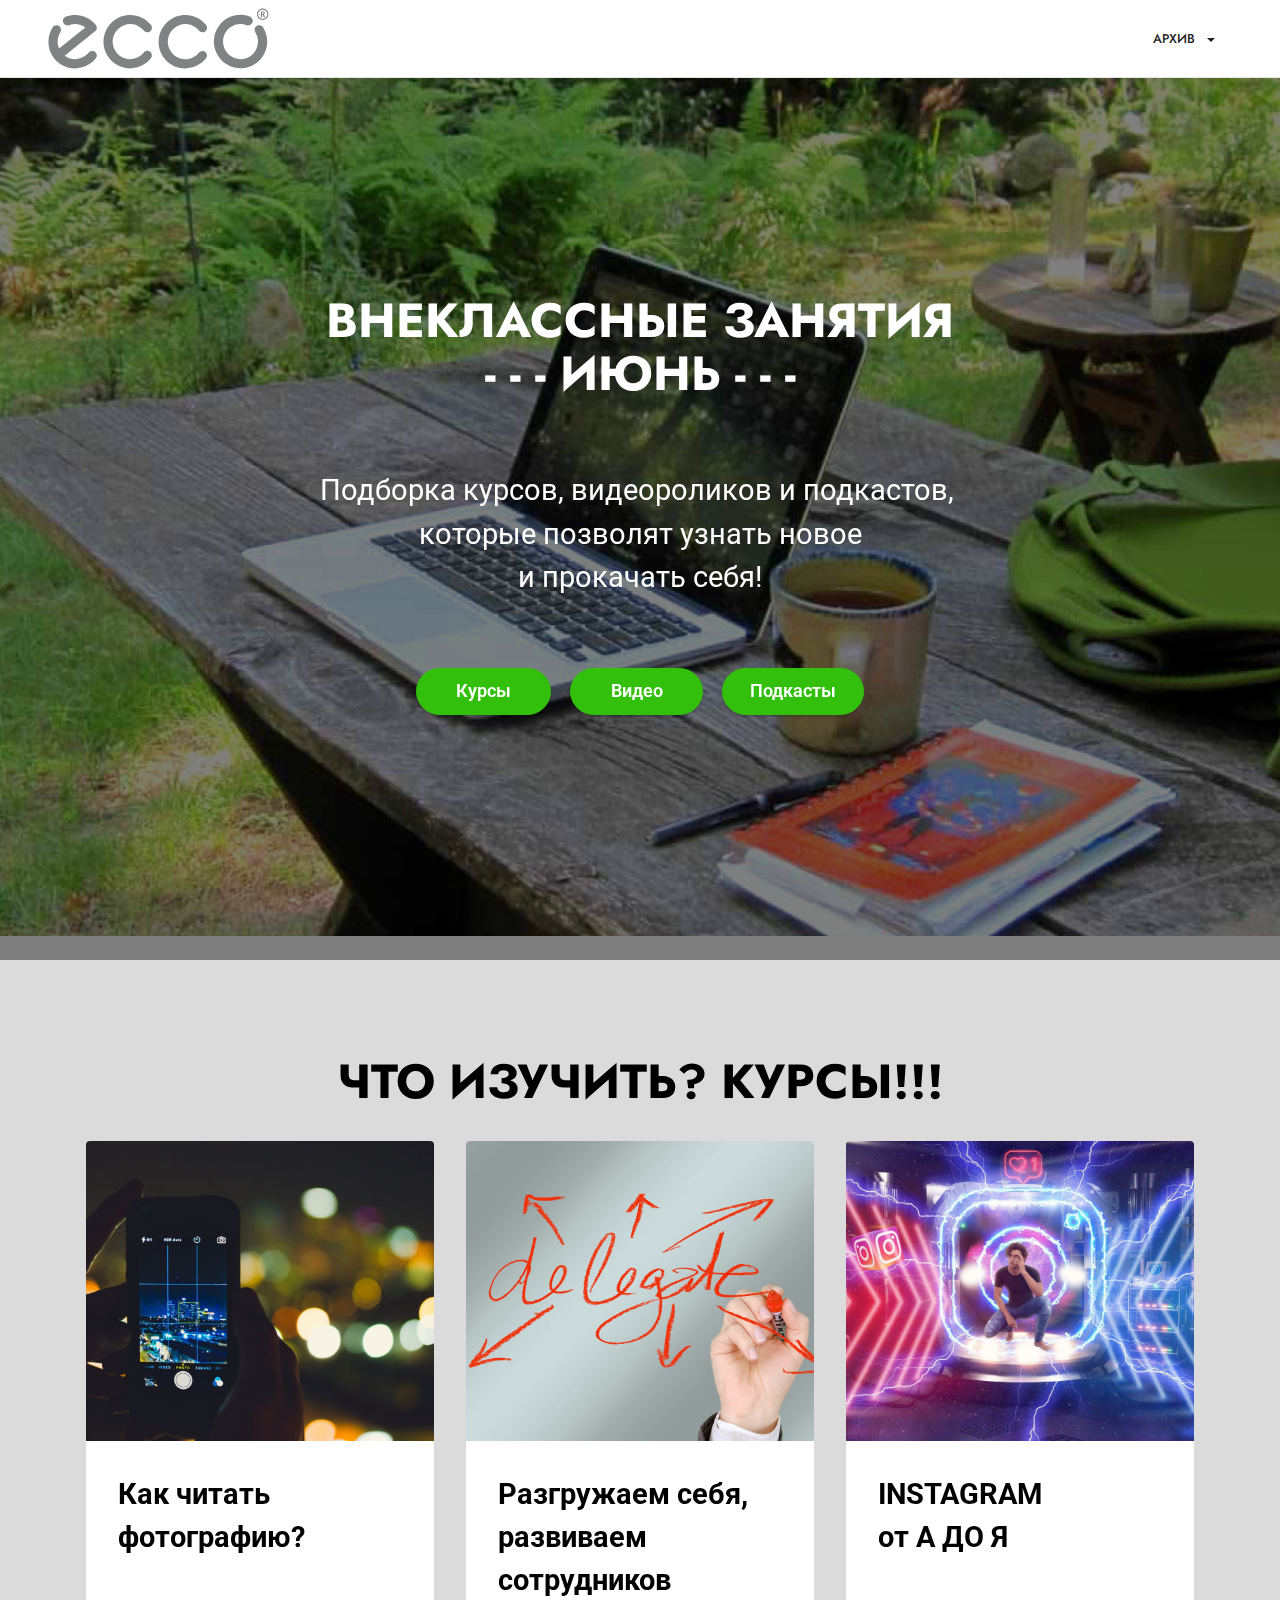
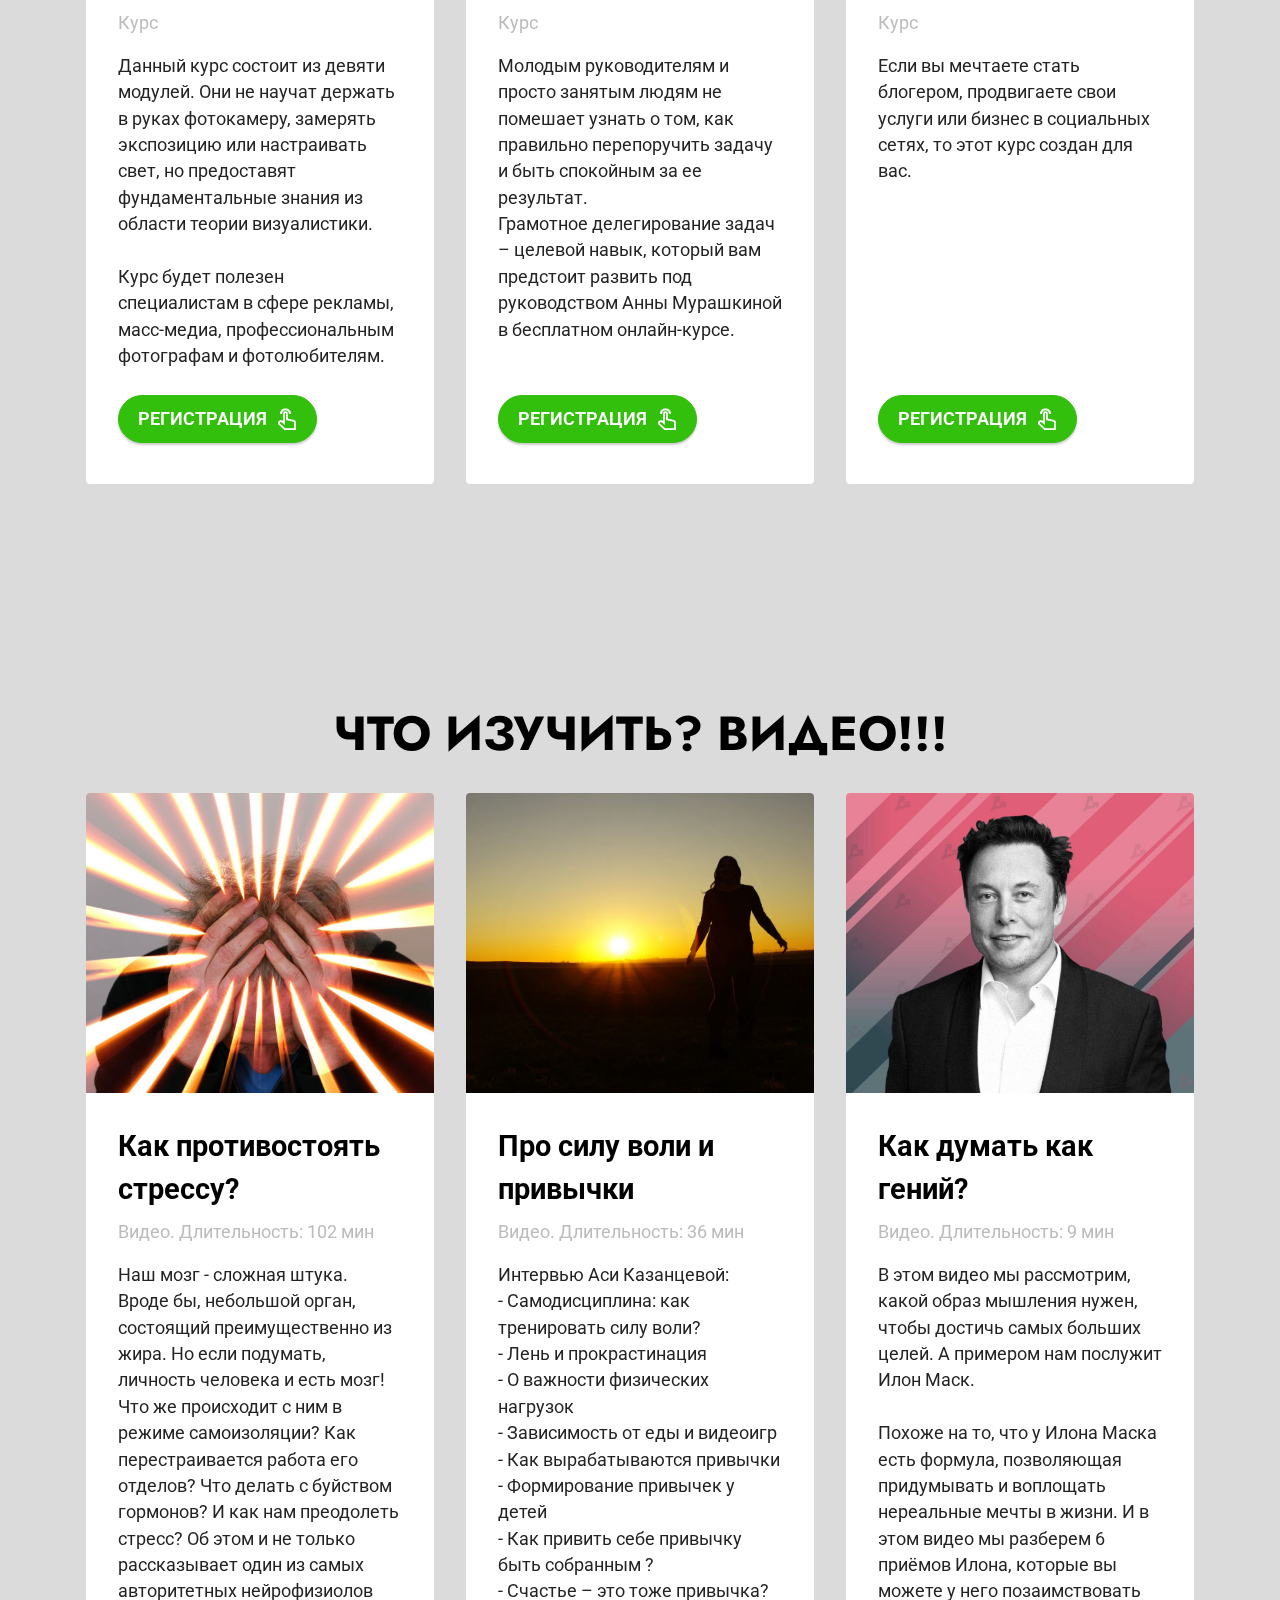
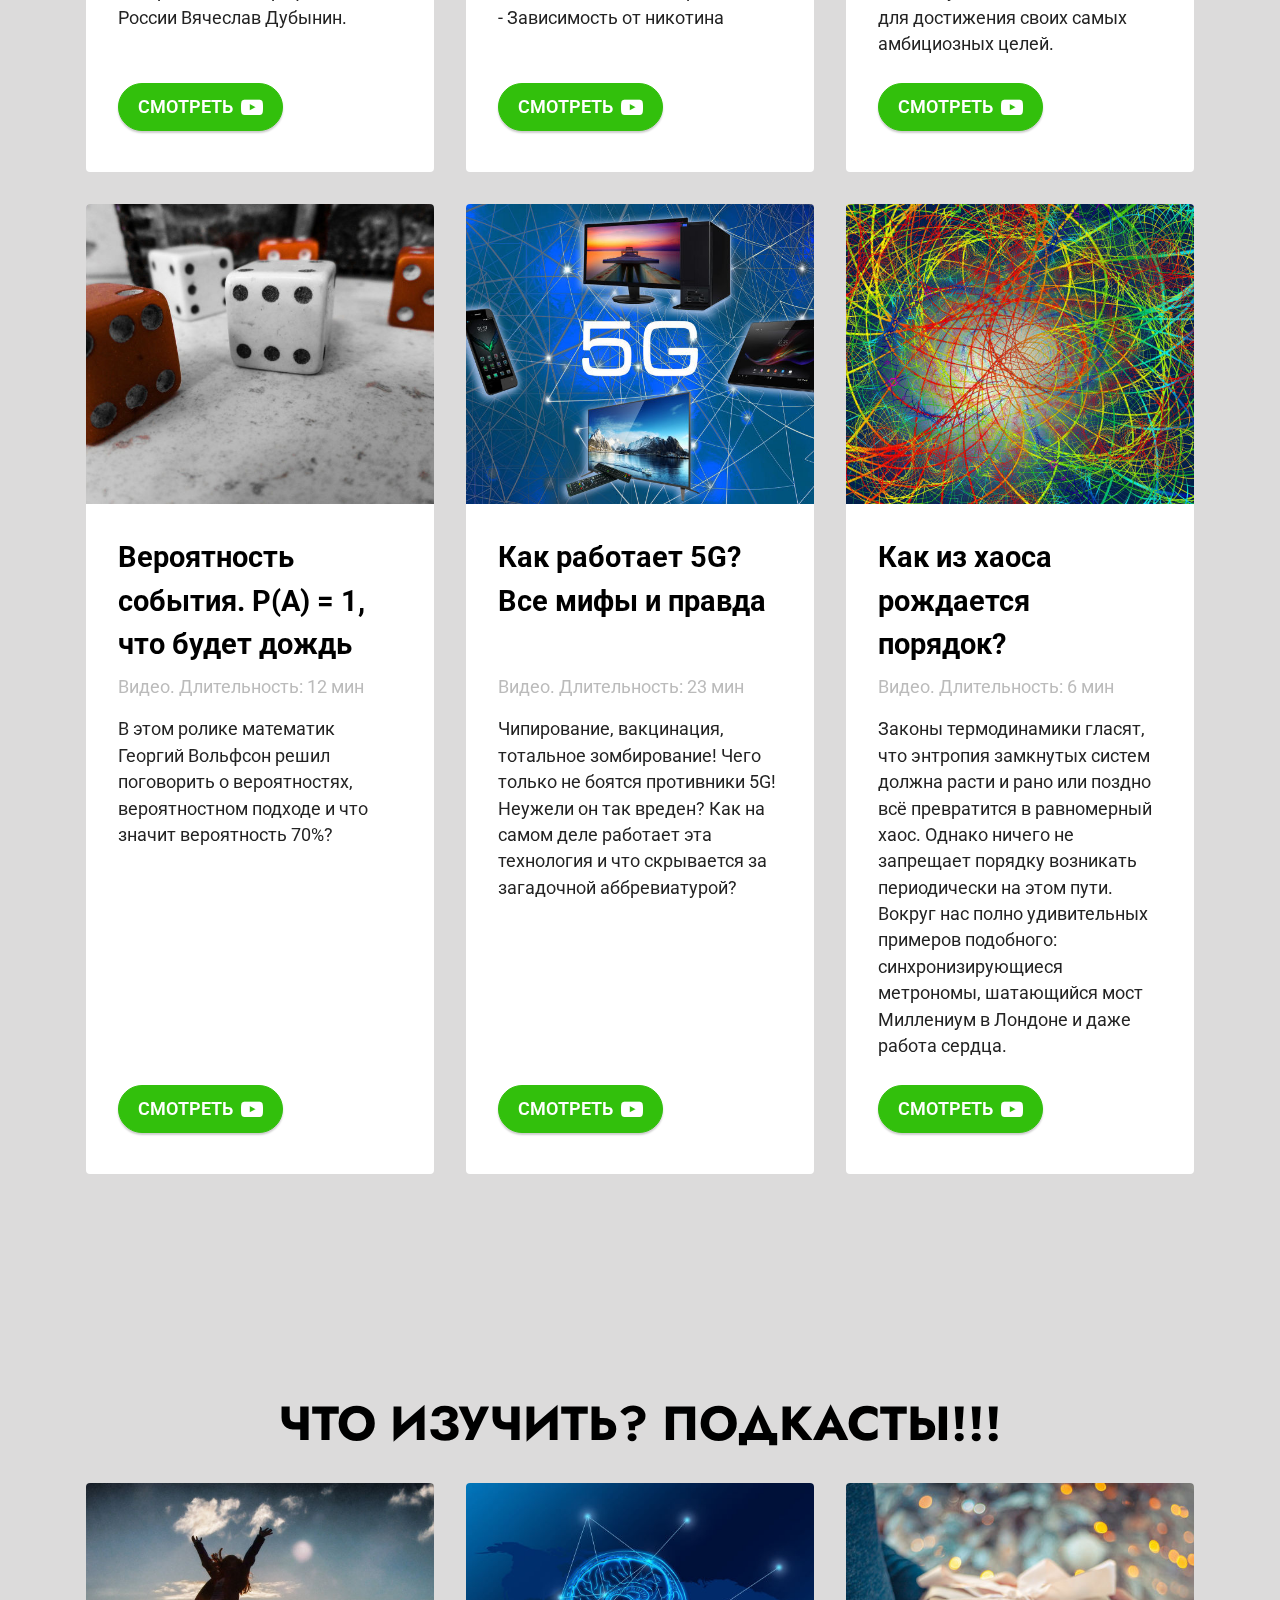
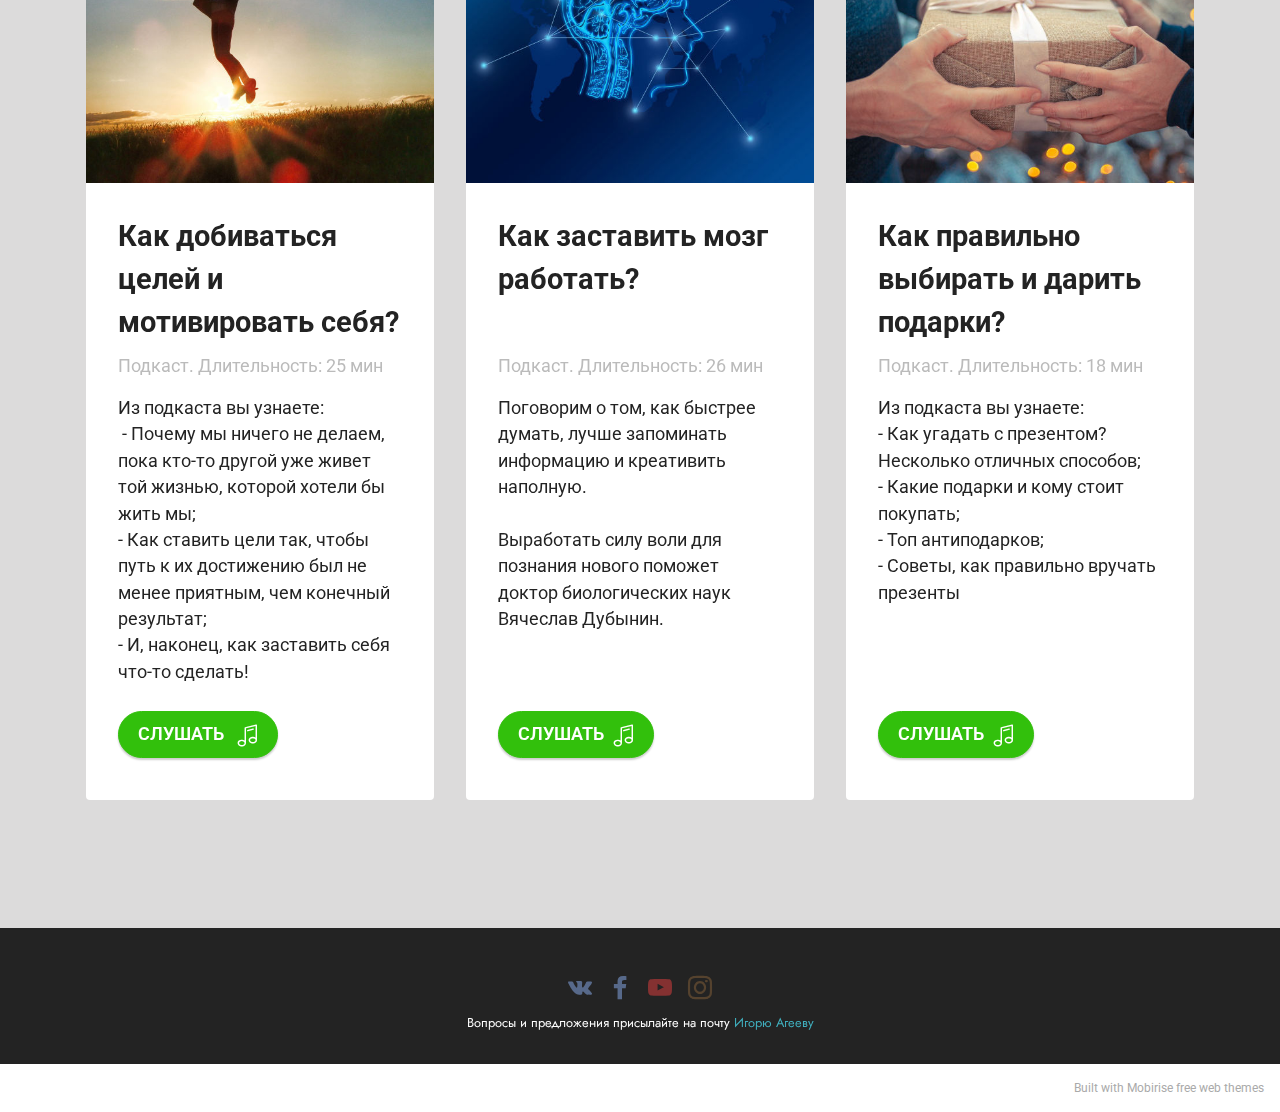
<file: index.html>
<!DOCTYPE html>
<html  >
<head>
  <!-- Site made with Mobirise Website Builder v5.3.0, https://mobirise.com -->
  <meta charset="UTF-8">
  <meta http-equiv="X-UA-Compatible" content="IE=edge">
  <meta name="generator" content="Mobirise v5.3.0, mobirise.com">
  <meta name="viewport" content="width=device-width, initial-scale=1, minimum-scale=1">
  <link rel="shortcut icon" href="assets/images/logo.svg" type="image/x-icon">
  <meta name="description" content="">
  
  
  <title>Дайджест - Июнь</title>
  <link rel="stylesheet" href="assets/web/assets/mobirise-icons2/mobirise2.css">
  <link rel="stylesheet" href="assets/web/assets/mobirise-icons-bold/mobirise-icons-bold.css">
  <link rel="stylesheet" href="assets/tether/tether.min.css">
  <link rel="stylesheet" href="assets/bootstrap/css/bootstrap.min.css">
  <link rel="stylesheet" href="assets/bootstrap/css/bootstrap-grid.min.css">
  <link rel="stylesheet" href="assets/bootstrap/css/bootstrap-reboot.min.css">
  <link rel="stylesheet" href="assets/dropdown/css/style.css">
  <link rel="stylesheet" href="assets/socicon/css/styles.css">
  <link rel="stylesheet" href="assets/theme/css/style.css">
  <link rel="preload" as="style" href="assets/mobirise/css/mbr-additional.css"><link rel="stylesheet" href="assets/mobirise/css/mbr-additional.css" type="text/css">
  
  
  
  
</head>
<body>

<!-- Analytics -->
<!-- Global site tag (gtag.js) - Google Analytics -->
<script async src="https://www.googletagmanager.com/gtag/js?id=G-QQ9KT3H9V8"></script>
<script>
  window.dataLayer = window.dataLayer || [];
  function gtag(){dataLayer.push(arguments);}
  gtag('js', new Date());

  gtag('config', 'G-QQ9KT3H9V8');
</script>

<!-- Yandex.Metrika counter -->
<script type="text/javascript" >
   (function(m,e,t,r,i,k,a){m[i]=m[i]||function(){(m[i].a=m[i].a||[]).push(arguments)};
   m[i].l=1*new Date();k=e.createElement(t),a=e.getElementsByTagName(t)[0],k.async=1,k.src=r,a.parentNode.insertBefore(k,a)})
   (window, document, "script", "https://mc.yandex.ru/metrika/tag.js", "ym");

   ym(73076005, "init", {
        clickmap:true,
        trackLinks:true,
        accurateTrackBounce:true,
        webvisor:true
   });
</script>
<noscript><div><img src="https://mc.yandex.ru/watch/73076005" style="position:absolute; left:-9999px;" alt="" /></div></noscript>
<!-- /Yandex.Metrika counter -->
<!-- /Analytics -->


  
  <section class="menu cid-syYCTW5cq0" once="menu" id="menu1-15">
    
    <nav class="navbar navbar-dropdown navbar-fixed-top navbar-expand-lg">
        <div class="container-fluid">
            <div class="navbar-brand">
                <span class="navbar-logo">
                    
                        <a href="#top"><img src="assets/images/logo.svg" alt="Наверх" style="height: 3.8rem;"></a>
                    
                </span>
                
            </div>
            <button class="navbar-toggler" type="button" data-toggle="collapse" data-target="#navbarSupportedContent" aria-controls="navbarNavAltMarkup" aria-expanded="false" aria-label="Toggle navigation">
                <div class="hamburger">
                    <span></span>
                    <span></span>
                    <span></span>
                    <span></span>
                </div>
            </button>
            <div class="collapse navbar-collapse" id="navbarSupportedContent">
                <ul class="navbar-nav nav-dropdown nav-right" data-app-modern-menu="true"><li class="nav-item dropdown"><a class="nav-link link text-black dropdown-toggle display-4" href="#" data-toggle="dropdown-submenu" aria-expanded="true">АРХИВ&nbsp;</a><div class="dropdown-menu"><a class="text-black dropdown-item text-primary display-4" href="index.html#top" target="_blank">Июнь 2021</a><a class="text-black dropdown-item text-primary display-4" href="may.html" target="_blank">Май 2021</a><a class="text-black dropdown-item text-primary display-4" href="april.html" target="_blank">Апрель 2021</a><a class="text-black dropdown-item text-primary display-4" href="march.html" target="_blank">Март 2021</a></div></li></ul>
                
                
            </div>
        </div>
    </nav>

</section>

<section class="header6 cid-syYCTX15j3 mbr-fullscreen mbr-parallax-background" id="header6-16">

    

    <div class="mbr-overlay" style="opacity: 0.5; background-color: rgb(0, 0, 0);"></div>

    <div class="align-center container">
        <div class="row justify-content-center">
            <div class="col-12 col-lg-10">
                <h1 class="mbr-section-title mbr-fonts-style mbr-white mb-3 display-2"><strong>ВНЕКЛАССНЫЕ ЗАНЯТИЯ</strong><br><strong>- - - ИЮНЬ - - -<br></strong><strong><br></strong></h1>
                
                <p class="mbr-text mbr-white mbr-fonts-style display-5">
                    Подборка курсов, видеороликов и подкастов,&nbsp;<br>которые позволят узнать новое <br>и прокачать себя!<br><br></p>
                <div class="mbr-section-btn mt-3"><a class="btn btn-primary display-7" href="index.html#features4-17">&nbsp; &nbsp; &nbsp;Курсы&nbsp; &nbsp; &nbsp;</a> <a class="btn btn-primary display-7" href="index.html#features4-18">&nbsp; &nbsp; &nbsp;Видео&nbsp; &nbsp; &nbsp;</a> <a class="btn btn-primary display-7" href="index.html#features4-19">&nbsp; Подкасты&nbsp;&nbsp;</a></div>
            </div>
        </div>
    </div>
</section>

<section class="features4 cid-syYCTXKIkO" id="features4-17">
    
    
    <div class="container">
        <div class="mbr-section-head">
            <h4 class="mbr-section-title mbr-fonts-style align-center mb-0 display-2">
                <strong>ЧТО ИЗУЧИТЬ?&nbsp;</strong><strong>КУРСЫ!!!</strong></h4>
            
        </div>
        <div class="row mt-4">
            
            
            <div class="item features-image сol-12 col-md-6 col-lg-4 active">
                <div class="item-wrapper">
                    <div class="item-img">
                        <img src="assets/images/mbr-692x460.jpg" alt="" title="" data-slide-to="0">
                    </div>
                    <div class="item-content">
                        <h5 class="item-title mbr-fonts-style display-5"><strong>Как читать фотографию?</strong><br><strong><br></strong></h5>
                        <h6 class="item-subtitle mbr-fonts-style mt-1 display-7">Курс</h6>
                        <p class="mbr-text mbr-fonts-style mt-3 display-7">Данный курс состоит из девяти модулей. Они не научат держать в руках фотокамеру, замерять экспозицию или настраивать свет, но предоставят фундаментальные знания из области теории визуалистики.<br><br>Курс будет полезен специалистам в сфере рекламы, масс-медиа, профессиональным фотографам и фотолюбителям.<br></p>
                    </div>
                    <div class="mbr-section-btn item-footer mt-2"><a href="https://openedu.ru/course/ssau/PHOTO/" class="btn item-btn btn-primary display-7" target="_blank"><span class="mobi-mbri mobi-mbri-touch mbr-iconfont mbr-iconfont-btn"></span>РЕГИСТРАЦИЯ</a></div>
                </div>
            </div><div class="item features-image сol-12 col-md-6 col-lg-4">
                <div class="item-wrapper">
                    <div class="item-img">
                        <img src="assets/images/mbr-692x488.jpg" alt="" title="" data-slide-to="1">
                    </div>
                    <div class="item-content">
                        <h5 class="item-title mbr-fonts-style display-5"><strong>Разгружаем себя, развиваем сотрудников</strong><strong><br></strong></h5>
                        <h6 class="item-subtitle mbr-fonts-style mt-1 display-7">Курс</h6>
                        <p class="mbr-text mbr-fonts-style mt-3 display-7">Молодым руководителям и просто занятым людям не помешает узнать о том, как правильно перепоручить задачу и быть спокойным за ее результат. <br>Грамотное делегирование задач – целевой навык, который вам предстоит развить под руководством Анны Мурашкиной в бесплатном онлайн-курсе.</p>
                    </div>
                    <div class="mbr-section-btn item-footer mt-2"><a href="https://talentedme.ru/learning/course/course61/index" class="btn item-btn btn-primary display-7" target="_blank"><span class="mobi-mbri mobi-mbri-touch mbr-iconfont mbr-iconfont-btn"></span>РЕГИСТРАЦИЯ</a></div>
                </div>
            </div><div class="item features-image сol-12 col-md-6 col-lg-4">
                <div class="item-wrapper">
                    <div class="item-img">
                        <img src="assets/images/mbr-692x389.jpg" alt="" title="" data-slide-to="2">
                    </div>
                    <div class="item-content">
                        <h5 class="item-title mbr-fonts-style display-5"><strong>INSTAGRAM </strong><br><strong>от А ДО Я</strong><br><strong><br></strong></h5>
                        <h6 class="item-subtitle mbr-fonts-style mt-1 display-7">Курс</h6>
                        <p class="mbr-text mbr-fonts-style mt-3 display-7">Если вы мечтаете стать блогером, продвигаете свои услуги или бизнес в социальных сетях, то этот курс создан для вас.</p>
                    </div>
                    <div class="mbr-section-btn item-footer mt-2"><a href="https://gb.ru/courses/1165" class="btn item-btn btn-primary display-7" target="_blank"><span class="mobi-mbri mobi-mbri-touch mbr-iconfont mbr-iconfont-btn"></span>РЕГИСТРАЦИЯ</a></div>
                </div>
            </div>

        </div>
    </div>
</section>

<section class="features4 cid-syYCTZ9PLc" id="features4-18">
    
    
    <div class="container">
        <div class="mbr-section-head">
            <h4 class="mbr-section-title mbr-fonts-style align-center mb-0 display-2"><strong>ЧТО ИЗУЧИТЬ? ВИДЕО!!!</strong></h4>
            
        </div>
        <div class="row mt-4">
            <div class="item features-image сol-12 col-md-6 col-lg-4 active">
                <div class="item-wrapper">
                    <div class="item-img">
                        <img src="assets/images/mbr-692x466.jpg" alt="" title="" data-slide-to="0">
                    </div>
                    <div class="item-content">
                        <h5 class="item-title mbr-fonts-style display-5"><strong>Как противостоять стрессу?</strong><strong><br></strong></h5>
                        <h6 class="item-subtitle mbr-fonts-style mt-1 display-7">Видео. Длительность: 102 мин</h6>
                        <p class="mbr-text mbr-fonts-style mt-3 display-7">Наш мозг - сложная штука. Вроде бы, небольшой орган, состоящий преимущественно из жира. Но если подумать, личность человека и есть мозг! Что же происходит с ним в режиме самоизоляции? Как перестраивается работа его отделов? Что делать с буйством гормонов? И как нам преодолеть стресс? Об этом и не только рассказывает один из самых авторитетных нейрофизиолов России Вячеслав Дубынин.</p>
                    </div>
                    <div class="mbr-section-btn item-footer mt-2"><a href="https://www.youtube.com/watch?app=desktop&v=DaG_WVb8h70" class="btn item-btn btn-primary display-7" target="_blank"><span class="socicon socicon-youtube mbr-iconfont mbr-iconfont-btn"></span>СМОТРЕТЬ</a></div>
                </div>
            </div><div class="item features-image сol-12 col-md-6 col-lg-4">
                <div class="item-wrapper">
                    <div class="item-img">
                        <img src="assets/images/mbr-1-692x389.jpg" alt="" title="" data-slide-to="1">
                    </div>
                    <div class="item-content">
                        <h5 class="item-title mbr-fonts-style display-5"><strong>Про силу воли и привычки</strong></h5>
                        <h6 class="item-subtitle mbr-fonts-style mt-1 display-7">Видео. Длительность: 36 мин</h6>
                        <p class="mbr-text mbr-fonts-style mt-3 display-7">Интервью Аси Казанцевой:<br>- Самодисциплина: как тренировать силу воли?&nbsp;<br>- Лень и прокрастинация
<br>- О важности физических нагрузок
<br>- Зависимость от еды и видеоигр
<br>- Как вырабатываются привычки
<br>- Формирование привычек у детей
<br>- Как привить себе привычку быть собранным ?<br>- Счастье – это тоже привычка?
<br>- Зависимость от никотина</p>
                    </div>
                    <div class="mbr-section-btn item-footer mt-2"><a href="https://www.youtube.com/watch?v=ap-jAOi7yCU" class="btn item-btn btn-primary display-7" target="_blank"><span class="socicon socicon-youtube mbr-iconfont mbr-iconfont-btn"></span>СМОТРЕТЬ</a></div>
                </div>
            </div><div class="item features-image сol-12 col-md-6 col-lg-4">
                <div class="item-wrapper">
                    <div class="item-img">
                        <img src="assets/images/musk-1-692x554.jpg" alt="" title="" data-slide-to="2">
                    </div>
                    <div class="item-content">
                        <h5 class="item-title mbr-fonts-style display-5"><strong>Как думать как гений?</strong></h5>
                        <h6 class="item-subtitle mbr-fonts-style mt-1 display-7">Видео. Длительность: 9 мин</h6>
                        <p class="mbr-text mbr-fonts-style mt-3 display-7">В этом видео мы рассмотрим, какой образ мышления нужен, чтобы достичь самых больших целей. А примером нам послужит Илон Маск.
<br><br>Похоже на то, что у Илона Маска есть формула, позволяющая придумывать и воплощать нереальные мечты в жизни. И в этом видео мы разберем 6 приёмов Илона, которые вы можете у него позаимствовать для достижения своих самых амбициозных целей.&nbsp;</p>
                    </div>
                    <div class="mbr-section-btn item-footer mt-2"><a href="https://www.youtube.com/watch?app=desktop&v=c4h3PPxxG6c" class="btn item-btn btn-primary display-7" target="_blank"><span class="socicon socicon-youtube mbr-iconfont mbr-iconfont-btn"></span>СМОТРЕТЬ</a></div>
                </div>
            </div>
            <div class="item features-image сol-12 col-md-6 col-lg-4">
                <div class="item-wrapper">
                    <div class="item-img">
                        <img src="assets/images/mbr-1-692x519.jpg" alt="" title="" data-slide-to="3">
                    </div>
                    <div class="item-content">
                        <h5 class="item-title mbr-fonts-style display-5"><strong>Вероятность события. P(A) = 1, что будет дождь</strong></h5>
                        <h6 class="item-subtitle mbr-fonts-style mt-1 display-7">Видео. Длительность: 12 мин</h6>
                        <p class="mbr-text mbr-fonts-style mt-3 display-7">В этом ролике математик Георгий Вольфсон решил поговорить о вероятностях, вероятностном подходе и что значит вероятность 70%?</p>
                    </div>
                    <div class="mbr-section-btn item-footer mt-2"><a href="https://www.youtube.com/watch?app=desktop&v=NDYhxWo3Lu4" class="btn item-btn btn-primary display-7" target="_blank"><span class="socicon socicon-youtube mbr-iconfont mbr-iconfont-btn"></span>СМОТРЕТЬ</a></div>
                </div>
            </div><div class="item features-image сol-12 col-md-6 col-lg-4">
                <div class="item-wrapper">
                    <div class="item-img">
                        <img src="assets/images/mbr-2-692x519.jpg" alt="" title="" data-slide-to="4">
                    </div>
                    <div class="item-content">
                        <h5 class="item-title mbr-fonts-style display-5"><strong>Как работает 5G? Все мифы и правда</strong><br><strong><br></strong></h5>
                        <h6 class="item-subtitle mbr-fonts-style mt-1 display-7">Видео. Длительность: 23 мин</h6>
                        <p class="mbr-text mbr-fonts-style mt-3 display-7">Чипирование, вакцинация, тотальное зомбирование! Чего только не боятся противники 5G! Неужели он так вреден? Как на самом деле работает эта технология и что скрывается за загадочной аббревиатурой?&nbsp;<br></p>
                    </div>
                    <div class="mbr-section-btn item-footer mt-2"><a href="https://www.youtube.com/watch?app=desktop&v=WqTx3c1EGbw" class="btn item-btn btn-primary display-7" target="_blank"><span class="socicon socicon-youtube mbr-iconfont mbr-iconfont-btn"></span>СМОТРЕТЬ</a></div>
                </div>
            </div><div class="item features-image сol-12 col-md-6 col-lg-4">
                <div class="item-wrapper">
                    <div class="item-img">
                        <img src="assets/images/mbr-1-692x460.jpg" alt="" title="" data-slide-to="5">
                    </div>
                    <div class="item-content">
                        <h5 class="item-title mbr-fonts-style display-5"><strong>Как из хаоса рождается порядок?
</strong></h5>
                        <h6 class="item-subtitle mbr-fonts-style mt-1 display-7">Видео. Длительность: 6 мин</h6>
                        <p class="mbr-text mbr-fonts-style mt-3 display-7">Законы термодинамики гласят, что энтропия замкнутых систем должна расти и рано или поздно всё превратится в равномерный хаос. Однако ничего не запрещает порядку возникать периодически на этом пути. Вокруг нас полно удивительных примеров подобного: синхронизирующиеся метрономы, шатающийся мост Миллениум в Лондоне и даже работа сердца.</p>
                    </div>
                    <div class="mbr-section-btn item-footer mt-2"><a href="https://www.youtube.com/watch?app=desktop&v=HmmYtopGx7Y" class="btn item-btn btn-primary display-7" target="_blank"><span class="socicon socicon-youtube mbr-iconfont mbr-iconfont-btn"></span>СМОТРЕТЬ</a></div>
                </div>
            </div>
            

        </div>
    </div>
</section>

<section class="features4 cid-syYCU12gvm" id="features4-19">
    
    
    <div class="container">
        <div class="mbr-section-head">
            <h4 class="mbr-section-title mbr-fonts-style align-center mb-0 display-2">
                <strong>ЧТО ИЗУЧИТЬ? ПОДКАСТЫ!!!</strong></h4>
            
        </div>
        <div class="row mt-4">
            
            <div class="item features-image сol-12 col-md-6 col-lg-4 active">
                <div class="item-wrapper">
                    <div class="item-img">
                        <img src="assets/images/mbr-3-692x519.jpg" alt="" title="" data-slide-to="0">
                    </div>
                    <div class="item-content">
                        <h5 class="item-title mbr-fonts-style display-5"><div><strong>Как добиваться целей и мотивировать себя?</strong></div></h5>
                        <h6 class="item-subtitle mbr-fonts-style mt-1 display-7">Подкаст. Длительность: 25 мин</h6>
                        <p class="mbr-text mbr-fonts-style mt-3 display-7">Из подкаста вы узнаете:<br>&nbsp;- Почему мы ничего не делаем, пока кто-то другой уже живет той жизнью, которой хотели бы жить мы;<br>- Как ставить цели так, чтобы путь к их достижению был не менее приятным, чем конечный результат;<br>- И, наконец, как заставить себя что-то сделать!</p>
                    </div>
                    <div class="mbr-section-btn item-footer mt-2"><a href="https://music.yandex.ru/album/9469938/track/82079482" class="btn item-btn btn-primary display-7" target="_blank"><span class="mbrib-music mbr-iconfont mbr-iconfont-btn"></span>СЛУШАТЬ&nbsp;</a></div>
                </div>
            </div><div class="item features-image сol-12 col-md-6 col-lg-4">
                <div class="item-wrapper">
                    <div class="item-img">
                        <img src="assets/images/mbr-3-692x461.jpg" alt="" title="" data-slide-to="1">
                    </div>
                    <div class="item-content">
                        <h5 class="item-title mbr-fonts-style display-5"><strong>Как заставить мозг работать?</strong><br><strong><br></strong></h5>
                        <h6 class="item-subtitle mbr-fonts-style mt-1 display-7">Подкаст. Длительность: 26 мин</h6>
                        <p class="mbr-text mbr-fonts-style mt-3 display-7">Поговорим о том, как быстрее думать, лучше запоминать информацию и креативить наполную.<br><br>Выработать силу воли для познания нового поможет доктор биологических наук Вячеслав Дубынин.</p>
                    </div>
                    <div class="mbr-section-btn item-footer mt-2"><a href="https://music.yandex.ru/album/9469938/track/83957047" class="btn item-btn btn-primary display-7" target="_blank"><span class="mbrib-music mbr-iconfont mbr-iconfont-btn"></span>СЛУШАТЬ</a></div>
                </div>
            </div>
            <div class="item features-image сol-12 col-md-6 col-lg-4">
                <div class="item-wrapper">
                    <div class="item-img">
                        <img src="assets/images/mbr-4-692x461.jpg" alt="" title="">
                    </div>
                    <div class="item-content">
                        <h5 class="item-title mbr-fonts-style display-5"><strong>Как правильно выбирать и дарить подарки?</strong><strong><br></strong></h5>
                        <h6 class="item-subtitle mbr-fonts-style mt-1 display-7">Подкаст. Длительность: 18 мин</h6>
                        <p class="mbr-text mbr-fonts-style mt-3 display-7">Из подкаста вы узнаете:<br>- Как угадать с презентом? Несколько отличных способов;<br>- Какие подарки и кому стоит покупать;<br>- Топ антиподарков;<br>- Советы, как правильно вручать презенты</p>
                    </div>
                    <div class="mbr-section-btn item-footer mt-2"><a href="https://music.yandex.ru/album/9469938/track/60966943" class="btn item-btn btn-primary display-7" target="_blank"><span class="mbrib-music mbr-iconfont mbr-iconfont-btn"></span>СЛУШАТЬ</a></div>
                </div>
            </div>

        </div>
    </div>
</section>

<section class="footer3 cid-syYCU2ocVL" once="footers" id="footer3-1a">

    

    

    <div class="container">
        <div class="media-container-row align-center mbr-white">
            <div class="row row-links">
                <ul class="foot-menu">
                    
                    
                    
                    
                    
                <li class="foot-menu-item mbr-fonts-style display-7"></li><li class="foot-menu-item mbr-fonts-style display-7"></li><li class="foot-menu-item mbr-fonts-style display-7"></li></ul>
            </div>
            <div class="row social-row">
                <div class="social-list align-right pb-2">
                    
                    
                    
                    
                    
                    
                <div class="soc-item">
                        <a href="https://vk.com/eccoros" target="_blank">
                            <span class="mbr-iconfont mbr-iconfont-social socicon-vkontakte socicon" style="color: rgb(140, 175, 240); fill: rgb(140, 175, 240);"></span>
                        </a>
                    </div><div class="soc-item">
                        <a href="https://ru-ru.facebook.com/Ecco/" target="_blank">
                            <span class="mbr-iconfont mbr-iconfont-social socicon-facebook socicon" style="color: rgb(140, 175, 240); fill: rgb(140, 175, 240);"></span>
                        </a>
                    </div><div class="soc-item">
                        <a href="https://www.youtube.com/eccoshoes" target="_blank">
                            <span class="mbr-iconfont mbr-iconfont-social socicon-youtube socicon" style="color: rgb(228, 63, 63); fill: rgb(228, 63, 63);"></span>
                        </a>
                    </div><div class="soc-item">
                        <a href="https://instagram.com/ecco" target="_blank">
                            <span class="mbr-iconfont mbr-iconfont-social socicon-instagram socicon" style="color: rgb(136, 98, 57); fill: rgb(136, 98, 57);"></span>
                        </a>
                    </div></div>
            </div>
            <div class="row row-copirayt">
                <p class="mbr-text mb-0 mbr-fonts-style mbr-white align-center display-4">
                    Вопросы и предложения присылайте на почту <a href="mailto:i.ageev@ecco-ros.ru" class="text-success">Игорю Агееву</a></p>
            </div>
        </div>
    </div>
</section><section style="background-color: #fff; font-family: -apple-system, BlinkMacSystemFont, 'Segoe UI', 'Roboto', 'Helvetica Neue', Arial, sans-serif; color:#aaa; font-size:12px; padding: 0; align-items: center; display: flex;"><a href="https://mobirise.site/z" style="flex: 1 1; height: 3rem; padding-left: 1rem;"></a><p style="flex: 0 0 auto; margin:0; padding-right:1rem;"><a href="https://mobirise.site/t" style="color:#aaa;">Built</a> with Mobirise free web themes</p></section><script src="assets/web/assets/jquery/jquery.min.js"></script>  <script src="assets/popper/popper.min.js"></script>  <script src="assets/tether/tether.min.js"></script>  <script src="assets/bootstrap/js/bootstrap.min.js"></script>  <script src="assets/smoothscroll/smooth-scroll.js"></script>  <script src="assets/dropdown/js/nav-dropdown.js"></script>  <script src="assets/dropdown/js/navbar-dropdown.js"></script>  <script src="assets/touchswipe/jquery.touch-swipe.min.js"></script>  <script src="assets/parallax/jarallax.min.js"></script>  <script src="assets/theme/js/script.js"></script>  
  
  
</body>
</html>
</file>
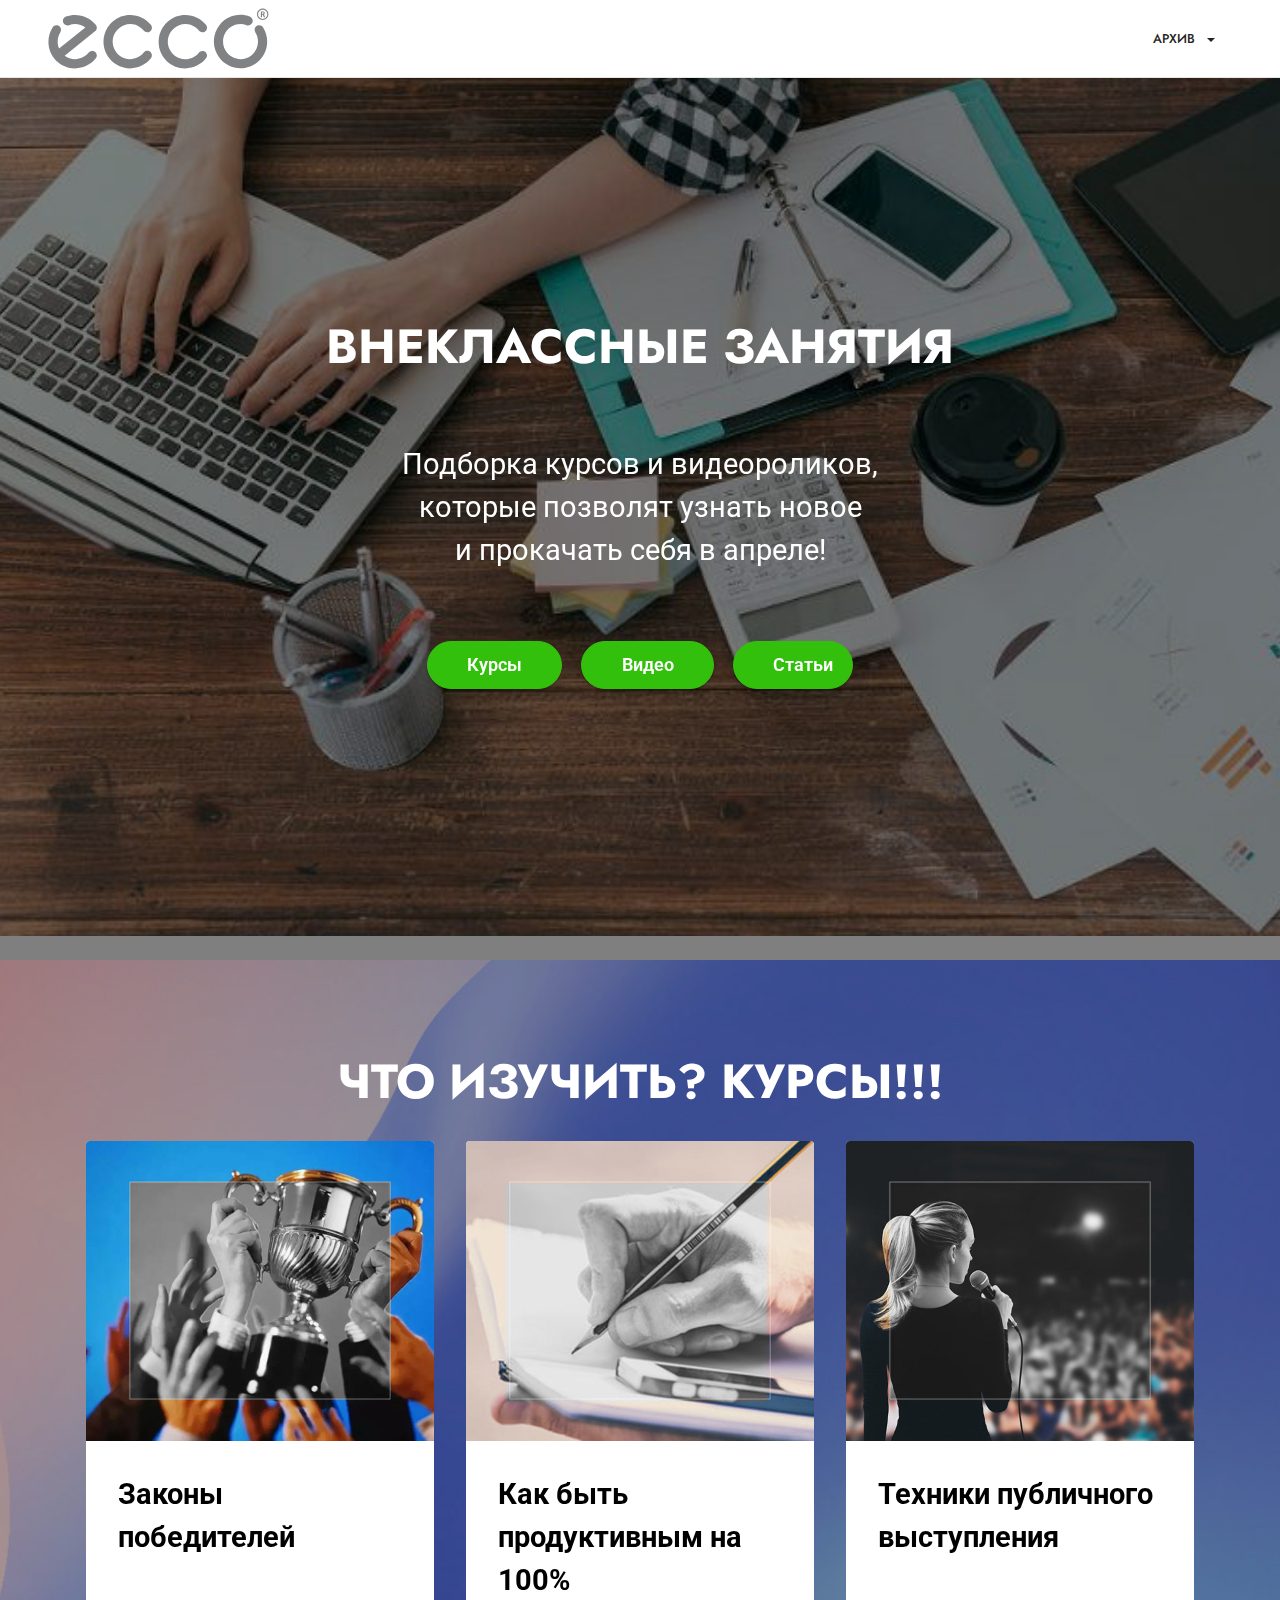
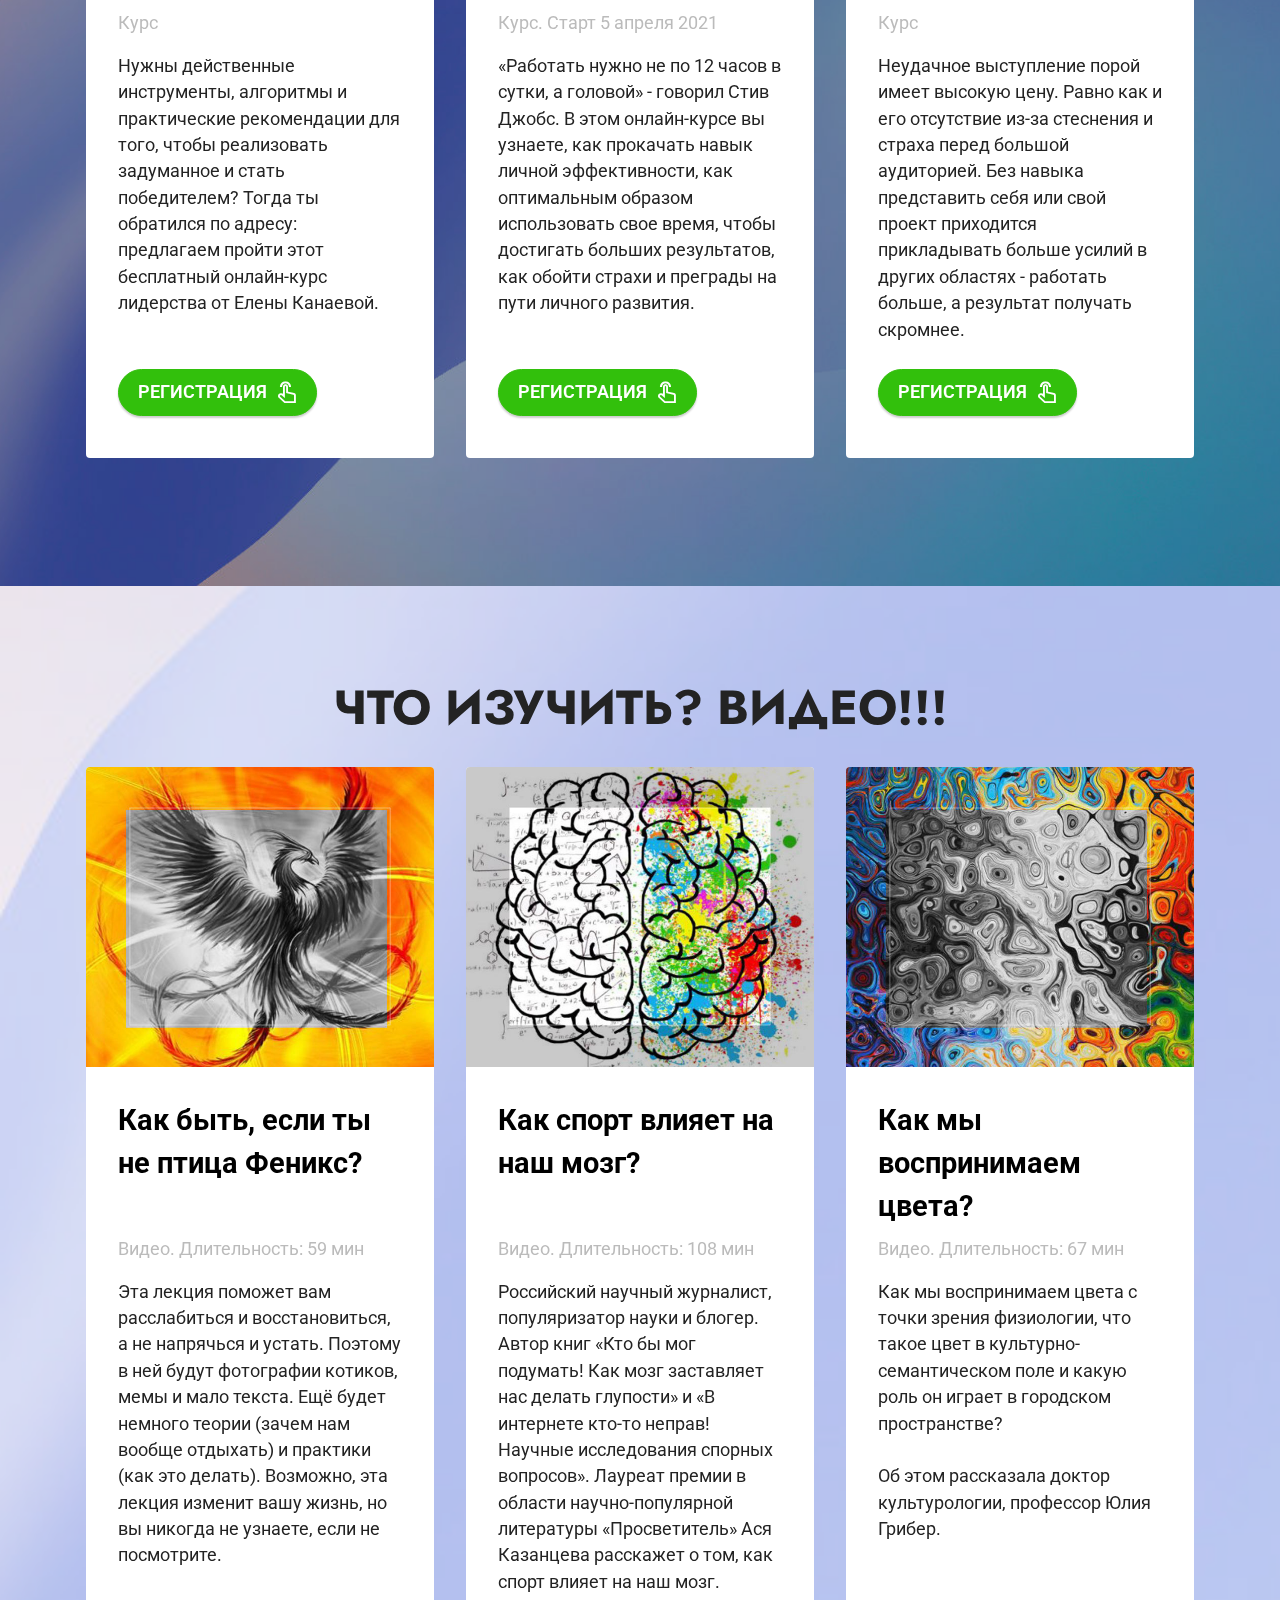
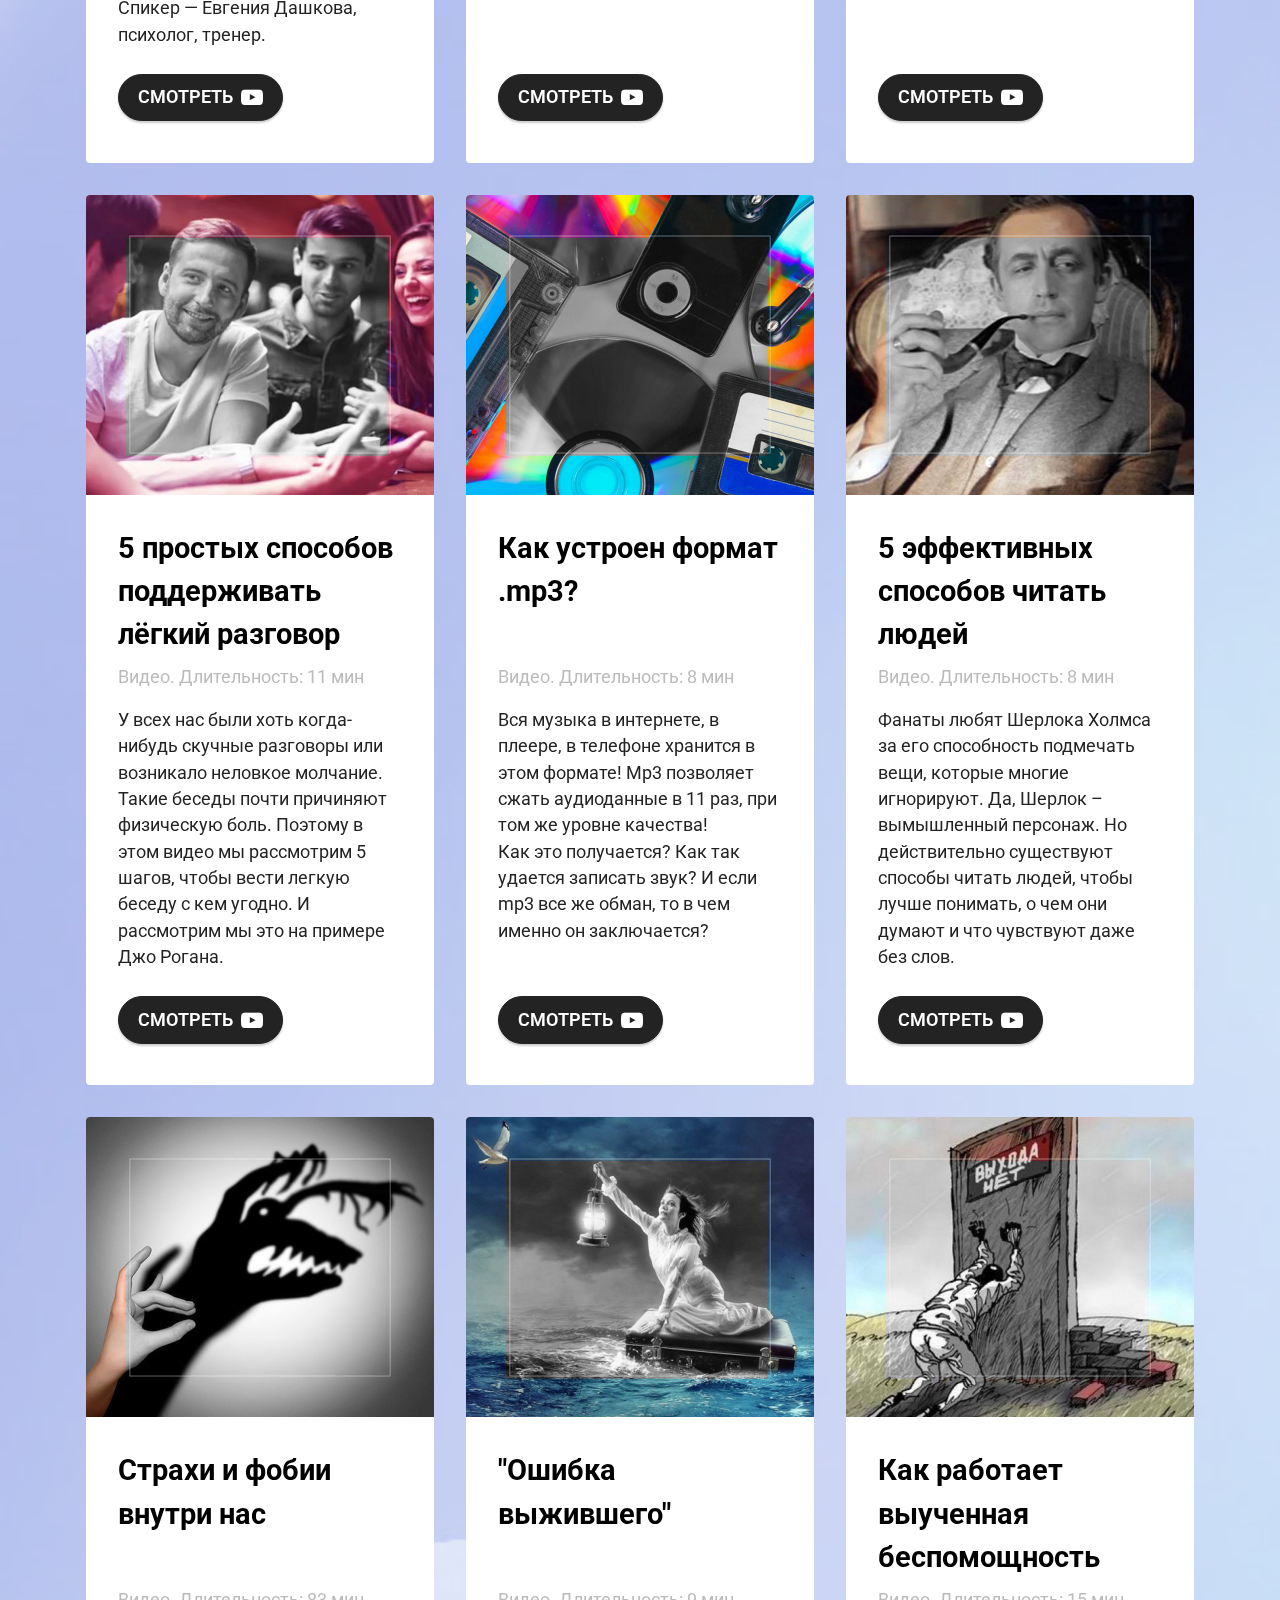
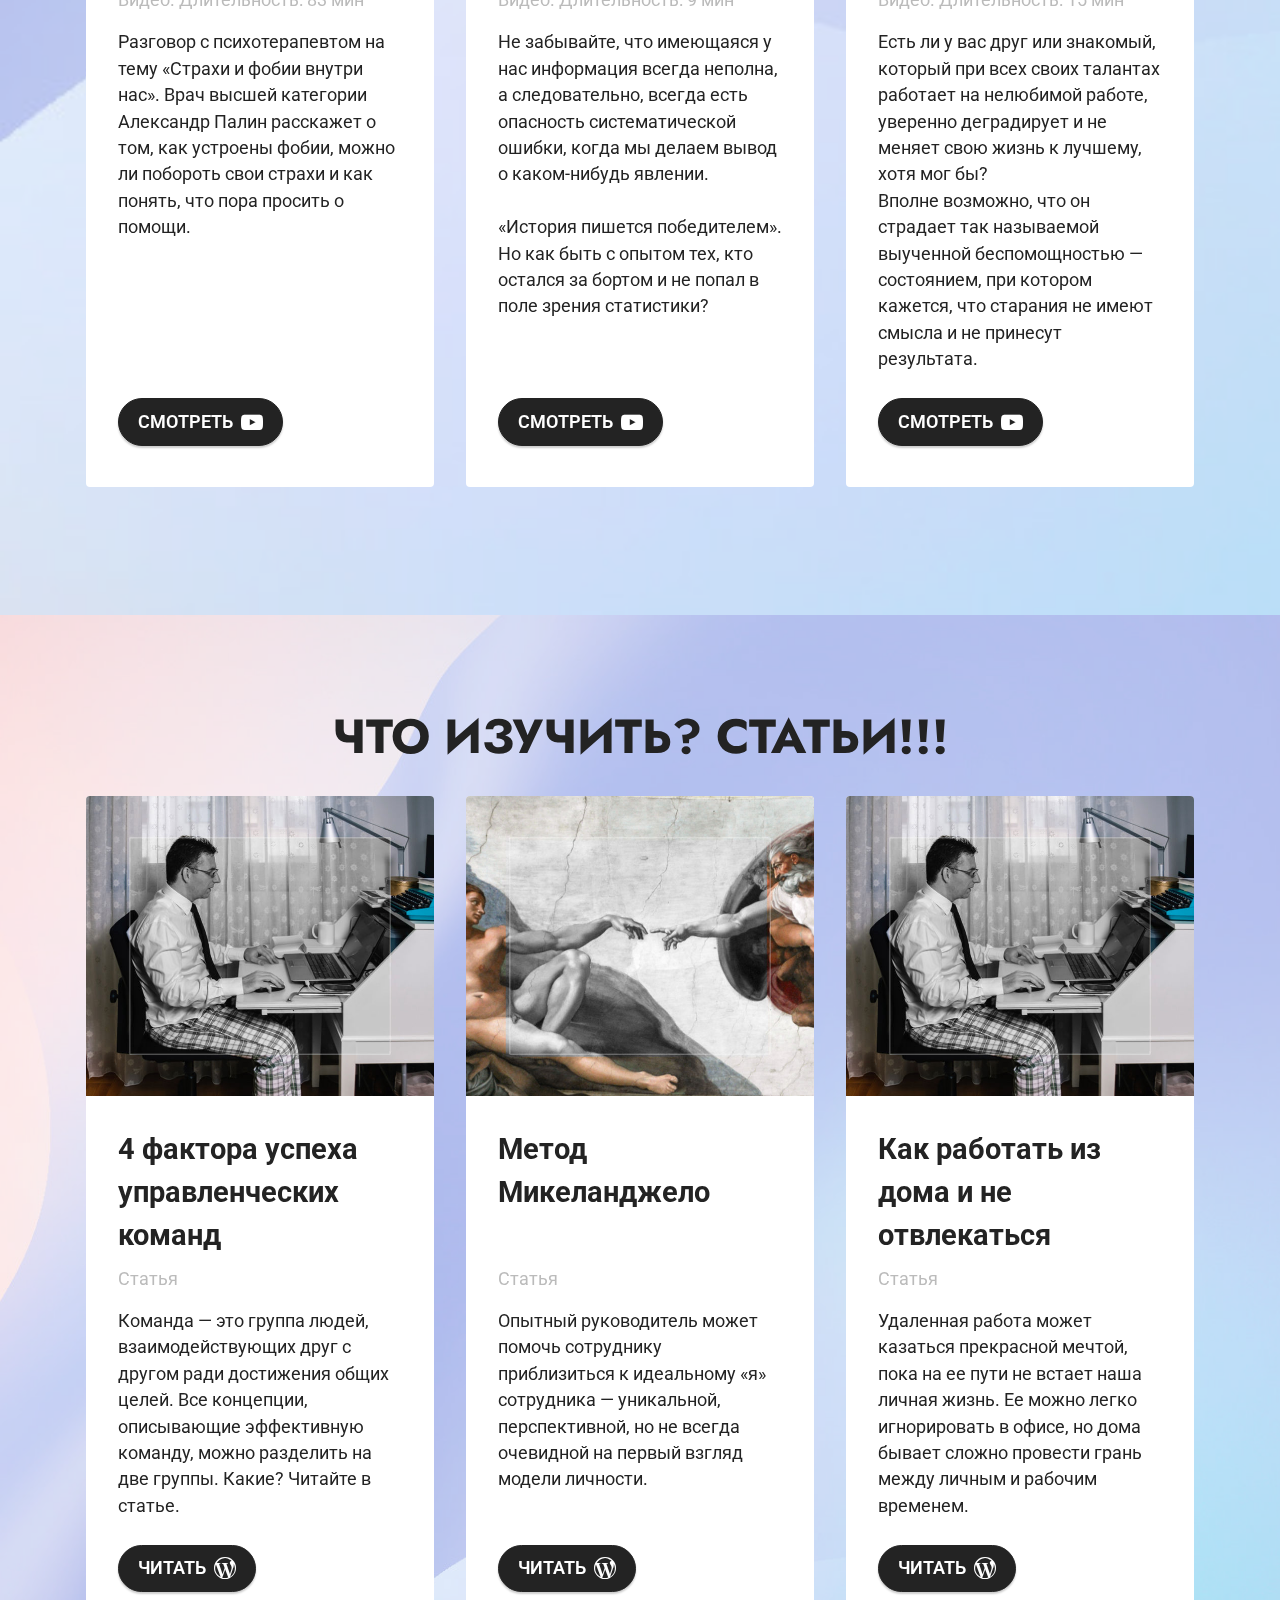
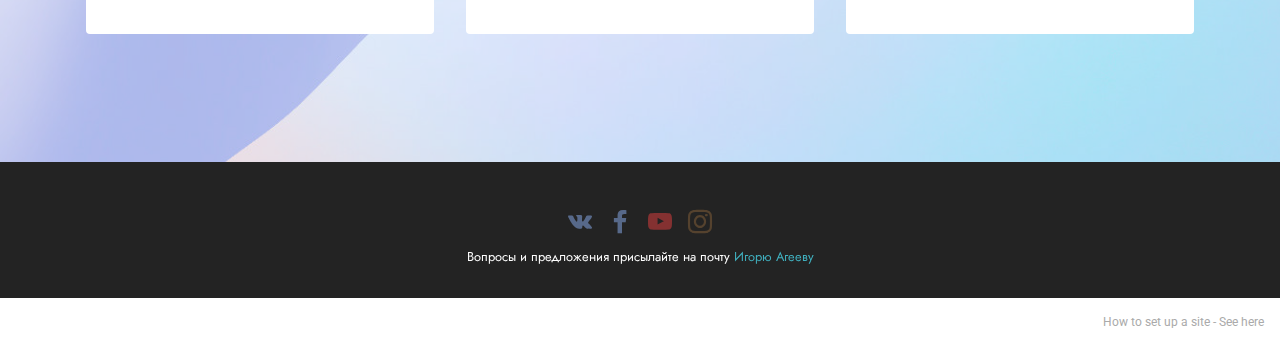
<file: april.html>
<!DOCTYPE html>
<html  >
<head>
  <!-- Site made with Mobirise Website Builder v5.3.0, https://mobirise.com -->
  <meta charset="UTF-8">
  <meta http-equiv="X-UA-Compatible" content="IE=edge">
  <meta name="generator" content="Mobirise v5.3.0, mobirise.com">
  <meta name="viewport" content="width=device-width, initial-scale=1, minimum-scale=1">
  <link rel="shortcut icon" href="assets/images/logo.svg" type="image/x-icon">
  <meta name="description" content="">
  
  
  <title>Дайджесты - Апрель</title>
  <link rel="stylesheet" href="assets/web/assets/mobirise-icons2/mobirise2.css">
  <link rel="stylesheet" href="assets/tether/tether.min.css">
  <link rel="stylesheet" href="assets/bootstrap/css/bootstrap.min.css">
  <link rel="stylesheet" href="assets/bootstrap/css/bootstrap-grid.min.css">
  <link rel="stylesheet" href="assets/bootstrap/css/bootstrap-reboot.min.css">
  <link rel="stylesheet" href="assets/dropdown/css/style.css">
  <link rel="stylesheet" href="assets/socicon/css/styles.css">
  <link rel="stylesheet" href="assets/theme/css/style.css">
  <link rel="preload" as="style" href="assets/mobirise/css/mbr-additional.css"><link rel="stylesheet" href="assets/mobirise/css/mbr-additional.css" type="text/css">
  
  
  
  
</head>
<body>

<!-- Analytics -->
<!-- Global site tag (gtag.js) - Google Analytics -->
<script async src="https://www.googletagmanager.com/gtag/js?id=G-QQ9KT3H9V8"></script>
<script>
  window.dataLayer = window.dataLayer || [];
  function gtag(){dataLayer.push(arguments);}
  gtag('js', new Date());

  gtag('config', 'G-QQ9KT3H9V8');
</script>

<!-- Yandex.Metrika counter -->
<script type="text/javascript" >
   (function(m,e,t,r,i,k,a){m[i]=m[i]||function(){(m[i].a=m[i].a||[]).push(arguments)};
   m[i].l=1*new Date();k=e.createElement(t),a=e.getElementsByTagName(t)[0],k.async=1,k.src=r,a.parentNode.insertBefore(k,a)})
   (window, document, "script", "https://mc.yandex.ru/metrika/tag.js", "ym");

   ym(73076005, "init", {
        clickmap:true,
        trackLinks:true,
        accurateTrackBounce:true,
        webvisor:true
   });
</script>
<noscript><div><img src="https://mc.yandex.ru/watch/73076005" style="position:absolute; left:-9999px;" alt="" /></div></noscript>
<!-- /Yandex.Metrika counter -->
<!-- /Analytics -->


  
  <section class="menu cid-st5QWQYOiD" once="menu" id="menu1-s">
    
    <nav class="navbar navbar-dropdown navbar-fixed-top navbar-expand-lg">
        <div class="container-fluid">
            <div class="navbar-brand">
                <span class="navbar-logo">
                    
                        <a href="#top"><img src="assets/images/logo.svg" alt="Наверх" style="height: 3.8rem;"></a>
                    
                </span>
                
            </div>
            <button class="navbar-toggler" type="button" data-toggle="collapse" data-target="#navbarSupportedContent" aria-controls="navbarNavAltMarkup" aria-expanded="false" aria-label="Toggle navigation">
                <div class="hamburger">
                    <span></span>
                    <span></span>
                    <span></span>
                    <span></span>
                </div>
            </button>
            <div class="collapse navbar-collapse" id="navbarSupportedContent">
                <ul class="navbar-nav nav-dropdown nav-right" data-app-modern-menu="true"><li class="nav-item dropdown"><a class="nav-link link text-black dropdown-toggle display-4" href="#" data-toggle="dropdown-submenu" aria-expanded="true">АРХИВ&nbsp;</a><div class="dropdown-menu"><a class="text-black dropdown-item text-primary display-4" href="index.html#top" target="_blank">Июнь 2021</a><a class="text-black dropdown-item text-primary display-4" href="may.html" target="_blank">Май 2021</a><a class="text-black dropdown-item text-primary display-4" href="april.html" target="_blank">Апрель 2021</a><a class="text-black dropdown-item text-primary display-4" href="march.html" target="_blank">Март 2021</a></div></li></ul>
                
                
            </div>
        </div>
    </nav>

</section>

<section class="header6 cid-st5QWTnlcn mbr-fullscreen mbr-parallax-background" id="header6-t">

    

    <div class="mbr-overlay" style="opacity: 0.5; background-color: rgb(0, 0, 0);"></div>

    <div class="align-center container">
        <div class="row justify-content-center">
            <div class="col-12 col-lg-10">
                <h1 class="mbr-section-title mbr-fonts-style mbr-white mb-3 display-2"><strong>ВНЕКЛАССНЫЕ ЗАНЯТИЯ</strong><br><strong><br></strong></h1>
                
                <p class="mbr-text mbr-white mbr-fonts-style display-5">
                    Подборка курсов и видеороликов, <br>которые позволят узнать новое <br>и прокачать себя в апреле!<br><br></p>
                <div class="mbr-section-btn mt-3"><a class="btn btn-primary display-7" href="page2.html#features4-u">&nbsp; &nbsp; &nbsp;Курсы&nbsp; &nbsp; &nbsp;</a> <a class="btn btn-primary display-7" href="page2.html#features4-w">&nbsp; &nbsp; &nbsp;Видео&nbsp; &nbsp; &nbsp;</a> <a class="btn btn-primary display-7" href="index.html#features4-y">&nbsp; &nbsp; &nbsp;Статьи</a></div>
            </div>
        </div>
    </div>
</section>

<section class="features4 cid-st5QWUvAgQ" id="features4-u">
    
    <div class="mbr-overlay"></div>
    <div class="container">
        <div class="mbr-section-head">
            <h4 class="mbr-section-title mbr-fonts-style align-center mb-0 display-2">
                <strong>ЧТО ИЗУЧИТЬ?&nbsp;</strong><strong>КУРСЫ!!!</strong></h4>
            
        </div>
        <div class="row mt-4">
            
            
            <div class="item features-image сol-12 col-md-6 col-lg-4 active">
                <div class="item-wrapper">
                    <div class="item-img">
                        <img src="assets/images/222-692x606.jpg" alt="" title="" data-slide-to="0">
                    </div>
                    <div class="item-content">
                        <h5 class="item-title mbr-fonts-style display-5"><strong>Законы победителей</strong><br><strong><br></strong></h5>
                        <h6 class="item-subtitle mbr-fonts-style mt-1 display-7">Курс</h6>
                        <p class="mbr-text mbr-fonts-style mt-3 display-7">Нужны действенные инструменты, алгоритмы и практические рекомендации для того, чтобы реализовать задуманное и стать победителем? Тогда ты обратился по адресу: предлагаем пройти этот бесплатный онлайн-курс лидерства от Елены Канаевой.&nbsp;</p>
                    </div>
                    <div class="mbr-section-btn item-footer mt-2"><a href="https://talentedme.ru/learning/course/course36/index" class="btn item-btn btn-primary display-7" target="_blank"><span class="mobi-mbri mobi-mbri-touch mbr-iconfont mbr-iconfont-btn"></span>РЕГИСТРАЦИЯ</a></div>
                </div>
            </div><div class="item features-image сol-12 col-md-6 col-lg-4">
                <div class="item-wrapper">
                    <div class="item-img">
                        <img src="assets/images/444-692x606.jpg" alt="" title="" data-slide-to="1">
                    </div>
                    <div class="item-content">
                        <h5 class="item-title mbr-fonts-style display-5"><strong>Как быть продуктивным на 100%</strong></h5>
                        <h6 class="item-subtitle mbr-fonts-style mt-1 display-7">Курс. Старт 5 апреля 2021</h6>
                        <p class="mbr-text mbr-fonts-style mt-3 display-7">«Работать нужно не по 12 часов в сутки, а головой» - говорил Стив Джобс. В этом онлайн-курсе вы узнаете, как прокачать навык личной эффективности, как оптимальным образом использовать свое время, чтобы достигать больших результатов, как обойти страхи и преграды на пути личного развития.</p>
                    </div>
                    <div class="mbr-section-btn item-footer mt-2"><a href="https://openedu.ru/course/misis/LEF/" class="btn item-btn btn-primary display-7" target="_blank"><span class="mobi-mbri mobi-mbri-touch mbr-iconfont mbr-iconfont-btn"></span>РЕГИСТРАЦИЯ</a></div>
                </div>
            </div><div class="item features-image сol-12 col-md-6 col-lg-4">
                <div class="item-wrapper">
                    <div class="item-img">
                        <img src="assets/images/333-692x606.jpg" alt="" title="" data-slide-to="2">
                    </div>
                    <div class="item-content">
                        <h5 class="item-title mbr-fonts-style display-5"><strong>Техники публичного выступления</strong><br><strong><br></strong></h5>
                        <h6 class="item-subtitle mbr-fonts-style mt-1 display-7">Курс</h6>
                        <p class="mbr-text mbr-fonts-style mt-3 display-7">Неудачное выступление порой имеет высокую цену. Равно как и его отсутствие из-за стеснения и страха перед большой аудиторией. Без навыка представить себя или свой проект приходится прикладывать больше усилий в других областях - работать больше, а результат получать скромнее.</p>
                    </div>
                    <div class="mbr-section-btn item-footer mt-2"><a href="https://openedu.ru/course/misis/TPS/" class="btn item-btn btn-primary display-7" target="_blank"><span class="mobi-mbri mobi-mbri-touch mbr-iconfont mbr-iconfont-btn"></span>РЕГИСТРАЦИЯ</a></div>
                </div>
            </div>

        </div>
    </div>
</section>

<section class="features4 cid-st5QWWSWmN" id="features4-w">
    
    <div class="mbr-overlay"></div>
    <div class="container">
        <div class="mbr-section-head">
            <h4 class="mbr-section-title mbr-fonts-style align-center mb-0 display-2"><strong>ЧТО ИЗУЧИТЬ? ВИДЕО!!!</strong></h4>
            
        </div>
        <div class="row mt-4">
            <div class="item features-image сol-12 col-md-6 col-lg-4 active">
                <div class="item-wrapper">
                    <div class="item-img">
                        <img src="assets/images/555-692x606.jpg" alt="" title="" data-slide-to="0">
                    </div>
                    <div class="item-content">
                        <h5 class="item-title mbr-fonts-style display-5"><strong>Как быть, если ты не птица Феникс?</strong><br><strong><br></strong></h5>
                        <h6 class="item-subtitle mbr-fonts-style mt-1 display-7">Видео. Длительность: 59 мин</h6>
                        <p class="mbr-text mbr-fonts-style mt-3 display-7">Эта лекция поможет вам расслабиться и восстановиться, а не напрячься и устать. Поэтому в ней будут фотографии котиков, мемы и мало текста. Ещё будет немного теории (зачем нам вообще отдыхать) и практики (как это делать). Возможно, эта лекция изменит вашу жизнь, но вы никогда не узнаете, если не посмотрите. <br><br>Спикер — Евгения Дашкова, психолог, тренер.<br></p>
                    </div>
                    <div class="mbr-section-btn item-footer mt-2"><a href="https://www.youtube.com/watch?app=desktop&v=hcDMzf4He6k&feature=emb_logo" class="btn item-btn btn-black display-7" target="_blank"><span class="socicon socicon-youtube mbr-iconfont mbr-iconfont-btn"></span>СМОТРЕТЬ</a></div>
                </div>
            </div><div class="item features-image сol-12 col-md-6 col-lg-4">
                <div class="item-wrapper">
                    <div class="item-img">
                        <img src="assets/images/23-692x606.jpg" alt="" title="" data-slide-to="1">
                    </div>
                    <div class="item-content">
                        <h5 class="item-title mbr-fonts-style display-5"><strong>Как спорт влияет на наш мозг?<br></strong><strong><br></strong></h5>
                        <h6 class="item-subtitle mbr-fonts-style mt-1 display-7">Видео. Длительность: 108 мин</h6>
                        <p class="mbr-text mbr-fonts-style mt-3 display-7">Российский научный журналист, популяризатор науки и блогер. Автор книг «Кто бы мог подумать! Как мозг заставляет нас делать глупости» и «В интернете кто-то неправ! Научные исследования спорных вопросов». Лауреат премии в области научно-популярной литературы «Просветитель» Ася Казанцева расскажет о том, как спорт влияет на наш мозг.</p>
                    </div>
                    <div class="mbr-section-btn item-footer mt-2"><a href="https://www.youtube.com/watch?v=31NnTPqRQR8" class="btn item-btn btn-black display-7" target="_blank"><span class="socicon socicon-youtube mbr-iconfont mbr-iconfont-btn"></span>СМОТРЕТЬ</a></div>
                </div>
            </div><div class="item features-image сol-12 col-md-6 col-lg-4">
                <div class="item-wrapper">
                    <div class="item-img">
                        <img src="assets/images/666-692x606.jpg" alt="" title="" data-slide-to="2">
                    </div>
                    <div class="item-content">
                        <h5 class="item-title mbr-fonts-style display-5"><strong>Как мы воспринимаем цвета?</strong></h5>
                        <h6 class="item-subtitle mbr-fonts-style mt-1 display-7">Видео. Длительность: 67 мин</h6>
                        <p class="mbr-text mbr-fonts-style mt-3 display-7">Как мы воспринимаем цвета с точки зрения физиологии, что такое цвет в культурно-семантическом поле и какую роль он играет в городском пространстве?
<br>
<br>Об этом рассказала доктор культурологии, профессор Юлия Грибер.</p>
                    </div>
                    <div class="mbr-section-btn item-footer mt-2"><a href="https://www.youtube.com/watch?v=Y9HUrACVhxI" class="btn item-btn btn-black display-7" target="_blank"><span class="socicon socicon-youtube mbr-iconfont mbr-iconfont-btn"></span>СМОТРЕТЬ</a></div>
                </div>
            </div>
            <div class="item features-image сol-12 col-md-6 col-lg-4">
                <div class="item-wrapper">
                    <div class="item-img">
                        <img src="assets/images/888-692x606.jpg" alt="" title="" data-slide-to="3">
                    </div>
                    <div class="item-content">
                        <h5 class="item-title mbr-fonts-style display-5"><strong>5 простых способов поддерживать лёгкий разговор</strong></h5>
                        <h6 class="item-subtitle mbr-fonts-style mt-1 display-7">Видео. Длительность: 11 мин</h6>
                        <p class="mbr-text mbr-fonts-style mt-3 display-7">У всех нас были хоть когда-нибудь скучные разговоры или возникало неловкое молчание. Такие беседы почти причиняют физическую боль. Поэтому в этом видео мы рассмотрим 5 шагов, чтобы вести легкую беседу с кем угодно. И рассмотрим мы это на примере Джо Рогана.  </p>
                    </div>
                    <div class="mbr-section-btn item-footer mt-2"><a href="https://www.youtube.com/watch?v=TllTSQw1bm4" class="btn item-btn btn-black display-7" target="_blank"><span class="socicon socicon-youtube mbr-iconfont mbr-iconfont-btn"></span>СМОТРЕТЬ</a></div>
                </div>
            </div><div class="item features-image сol-12 col-md-6 col-lg-4">
                <div class="item-wrapper">
                    <div class="item-img">
                        <img src="assets/images/1000-692x606.jpg" alt="" title="" data-slide-to="4">
                    </div>
                    <div class="item-content">
                        <h5 class="item-title mbr-fonts-style display-5"><strong>Как устроен формат .mp3?</strong><br><strong><br></strong></h5>
                        <h6 class="item-subtitle mbr-fonts-style mt-1 display-7">Видео. Длительность: 8 мин</h6>
                        <p class="mbr-text mbr-fonts-style mt-3 display-7">Вся музыка в интернете, в плеере, в телефоне хранится в этом формате! Мp3 позволяет сжать аудиоданные в 11 раз, при том же уровне качества!
<br>Как это получается? Как так удается записать звук? И если mp3 все же обман, то в чем именно он заключается?</p>
                    </div>
                    <div class="mbr-section-btn item-footer mt-2"><a href="https://www.youtube.com/watch?v=z2EUT4gwkr4" class="btn item-btn btn-black display-7" target="_blank"><span class="socicon socicon-youtube mbr-iconfont mbr-iconfont-btn"></span>СМОТРЕТЬ</a></div>
                </div>
            </div><div class="item features-image сol-12 col-md-6 col-lg-4">
                <div class="item-wrapper">
                    <div class="item-img">
                        <img src="assets/images/999-692x606.jpg" alt="" title="" data-slide-to="5">
                    </div>
                    <div class="item-content">
                        <h5 class="item-title mbr-fonts-style display-5"><strong>5 эффективных способов читать людей</strong></h5>
                        <h6 class="item-subtitle mbr-fonts-style mt-1 display-7">Видео. Длительность: 8 мин</h6>
                        <p class="mbr-text mbr-fonts-style mt-3 display-7">Фанаты любят Шерлока Холмса за его способность подмечать вещи, которые многие игнорируют. Да, Шерлок – вымышленный персонаж. Но действительно существуют способы читать людей, чтобы лучше понимать, о чем они думают и что чувствуют даже без слов. </p>
                    </div>
                    <div class="mbr-section-btn item-footer mt-2"><a href="https://www.youtube.com/watch?v=9R1YtQCMplM" class="btn item-btn btn-black display-7" target="_blank"><span class="socicon socicon-youtube mbr-iconfont mbr-iconfont-btn"></span>СМОТРЕТЬ</a></div>
                </div>
            </div>
            <div class="item features-image сol-12 col-md-6 col-lg-4">
                <div class="item-wrapper">
                    <div class="item-img">
                        <img src="assets/images/1001-692x606.jpg" alt="" title="" data-slide-to="6">
                    </div>
                    <div class="item-content">
                        <h5 class="item-title mbr-fonts-style display-5"><strong>Страхи и фобии внутри нас</strong><br><strong><br></strong></h5>
                        <h6 class="item-subtitle mbr-fonts-style mt-1 display-7">Видео. Длительность: 83 мин</h6>
                        <p class="mbr-text mbr-fonts-style mt-3 display-7">Разговор с психотерапевтом на тему «Страхи и фобии внутри нас». Врач высшей категории Александр Палин расскажет о том, как устроены фобии, можно ли побороть свои страхи и как понять, что пора просить о помощи.</p>
                    </div>
                    <div class="mbr-section-btn item-footer mt-2"><a href="https://www.youtube.com/watch?v=353VhdM_taQ" class="btn item-btn btn-black display-7" target="_blank"><span class="socicon socicon-youtube mbr-iconfont mbr-iconfont-btn"></span>СМОТРЕТЬ</a></div>
                </div>
            </div><div class="item features-image сol-12 col-md-6 col-lg-4">
                <div class="item-wrapper">
                    <div class="item-img">
                        <img src="assets/images/1003-692x606.jpg" alt="" title="" data-slide-to="7">
                    </div>
                    <div class="item-content">
                        <h5 class="item-title mbr-fonts-style display-5"><strong>"Ошибка выжившего"</strong><br><strong><br></strong></h5>
                        <h6 class="item-subtitle mbr-fonts-style mt-1 display-7">Видео. Длительность: 9 мин</h6>
                        <p class="mbr-text mbr-fonts-style mt-3 display-7">Не забывайте, что имеющаяся у нас информация всегда неполна, а следовательно, всегда есть опасность систематической ошибки, когда мы делаем вывод о каком-нибудь явлении. <br><br>«История пишется победителем». Но как быть с опытом тех, кто остался за бортом и не попал в поле зрения статистики?</p>
                    </div>
                    <div class="mbr-section-btn item-footer mt-2"><a href="https://www.youtube.com/watch?v=TTLWikM647o" class="btn item-btn btn-black display-7" target="_blank"><span class="socicon socicon-youtube mbr-iconfont mbr-iconfont-btn"></span>СМОТРЕТЬ</a></div>
                </div>
            </div><div class="item features-image сol-12 col-md-6 col-lg-4">
                <div class="item-wrapper">
                    <div class="item-img">
                        <img src="assets/images/1002-692x606.jpg" alt="" title="" data-slide-to="8">
                    </div>
                    <div class="item-content">
                        <h5 class="item-title mbr-fonts-style display-5"><strong>Как работает выученная беспомощность</strong></h5>
                        <h6 class="item-subtitle mbr-fonts-style mt-1 display-7">Видео. Длительность: 15 мин</h6>
                        <p class="mbr-text mbr-fonts-style mt-3 display-7">Есть ли у вас друг или знакомый, который при всех своих талантах работает на нелюбимой работе, уверенно деградирует и не меняет свою жизнь к лучшему, хотя мог бы? 
<br>Вполне возможно, что он страдает так называемой выученной беспомощностью — состоянием, при котором кажется, что старания не имеют смысла и не принесут результата.</p>
                    </div>
                    <div class="mbr-section-btn item-footer mt-2"><a href="https://www.youtube.com/watch?v=9vT7R-FkJXs" class="btn item-btn btn-black display-7" target="_blank"><span class="socicon socicon-youtube mbr-iconfont mbr-iconfont-btn"></span>СМОТРЕТЬ</a></div>
                </div>
            </div>

        </div>
    </div>
</section>

<section class="features4 cid-st8adaIZZn" id="features4-y">
    
    <div class="mbr-overlay"></div>
    <div class="container">
        <div class="mbr-section-head">
            <h4 class="mbr-section-title mbr-fonts-style align-center mb-0 display-2">
                <strong>ЧТО ИЗУЧИТЬ? СТАТЬИ!!!</strong></h4>
            
        </div>
        <div class="row mt-4">
            <div class="item features-image сol-12 col-md-6 col-lg-4">
                <div class="item-wrapper">
                    <div class="item-img">
                        <img src="assets/images/-692x606.jpg" alt="" title="">
                    </div>
                    <div class="item-content">
                        <h5 class="item-title mbr-fonts-style display-5"><strong>4 фактора успеха управленческих команд</strong></h5>
                        <h6 class="item-subtitle mbr-fonts-style mt-1 display-7">Статья</h6>
                        <p class="mbr-text mbr-fonts-style mt-3 display-7">Команда — это группа людей, взаимодействующих друг с другом ради достижения общих целей. Все концепции, описывающие эффективную команду, можно разделить на две группы. Какие? Читайте в статье.</p>
                    </div>
                    <div class="mbr-section-btn item-footer mt-2"><a href="https://hbr-russia.ru/management/upravlenie-personalom/p17884/" class="btn item-btn btn-black display-7" target="_blank"><span class="socicon socicon-wordpress mbr-iconfont mbr-iconfont-btn"></span>ЧИТАТЬ</a></div>
                </div>
            </div>
            <div class="item features-image сol-12 col-md-6 col-lg-4">
                <div class="item-wrapper">
                    <div class="item-img">
                        <img src="assets/images/4343-692x606.jpg" alt="" title="">
                    </div>
                    <div class="item-content">
                        <h5 class="item-title mbr-fonts-style display-5"><strong>Метод Микеланджело
</strong><div><strong><br></strong></div></h5>
                        <h6 class="item-subtitle mbr-fonts-style mt-1 display-7">
                            Статья</h6>
                        <p class="mbr-text mbr-fonts-style mt-3 display-7">Опытный руководитель может помочь сотруднику приблизиться к идеальному «я» сотрудника — уникальной, перспективной, но не всегда очевидной на первый взгляд модели личности.</p>
                    </div>
                    <div class="mbr-section-btn item-footer mt-2"><a href="https://hbr-russia.ru/karera/kommunikatsii/p25191" class="btn item-btn btn-black display-7" target="_blank"><span class="socicon socicon-wordpress mbr-iconfont mbr-iconfont-btn"></span>ЧИТАТЬ</a></div>
                </div>
            </div>
            <div class="item features-image сol-12 col-md-6 col-lg-4">
                <div class="item-wrapper">
                    <div class="item-img">
                        <img src="assets/images/-692x606.jpg" alt="" title="">
                    </div>
                    <div class="item-content">
                        <h5 class="item-title mbr-fonts-style display-5"><strong>Как работать из дома и не отвлекаться
</strong></h5>
                        <h6 class="item-subtitle mbr-fonts-style mt-1 display-7">Статья</h6>
                        <p class="mbr-text mbr-fonts-style mt-3 display-7">Удаленная работа может казаться прекрасной мечтой, пока на ее пути не встает наша личная жизнь. Ее можно легко игнорировать в офисе, но дома бывает сложно провести грань между личным и рабочим временем.<br></p>
                    </div>
                    <div class="mbr-section-btn item-footer mt-2"><a href="https://hbr-russia.ru/karera/upravlenie-vremenem/p23841" class="btn item-btn btn-black display-7" target="_blank"><span class="socicon socicon-wordpress mbr-iconfont mbr-iconfont-btn"></span>ЧИТАТЬ</a></div>
                </div>
            </div>

        </div>
    </div>
</section>

<section class="footer3 cid-st5QWYROmf" once="footers" id="footer3-x">

    

    

    <div class="container">
        <div class="media-container-row align-center mbr-white">
            <div class="row row-links">
                <ul class="foot-menu">
                    
                    
                    
                    
                    
                <li class="foot-menu-item mbr-fonts-style display-7"></li><li class="foot-menu-item mbr-fonts-style display-7"></li><li class="foot-menu-item mbr-fonts-style display-7"></li></ul>
            </div>
            <div class="row social-row">
                <div class="social-list align-right pb-2">
                    
                    
                    
                    
                    
                    
                <div class="soc-item">
                        <a href="https://twitter.com/mobirise" target="_blank">
                            <span class="mbr-iconfont mbr-iconfont-social socicon-vkontakte socicon" style="color: rgb(140, 175, 240); fill: rgb(140, 175, 240);"></span>
                        </a>
                    </div><div class="soc-item">
                        <a href="https://www.facebook.com/pages/Mobirise/1616226671953247" target="_blank">
                            <span class="mbr-iconfont mbr-iconfont-social socicon-facebook socicon" style="color: rgb(140, 175, 240); fill: rgb(140, 175, 240);"></span>
                        </a>
                    </div><div class="soc-item">
                        <a href="https://www.youtube.com/c/mobirise" target="_blank">
                            <span class="mbr-iconfont mbr-iconfont-social socicon-youtube socicon" style="color: rgb(228, 63, 63); fill: rgb(228, 63, 63);"></span>
                        </a>
                    </div><div class="soc-item">
                        <a href="https://instagram.com/mobirise" target="_blank">
                            <span class="mbr-iconfont mbr-iconfont-social socicon-instagram socicon" style="color: rgb(136, 98, 57); fill: rgb(136, 98, 57);"></span>
                        </a>
                    </div></div>
            </div>
            <div class="row row-copirayt">
                <p class="mbr-text mb-0 mbr-fonts-style mbr-white align-center display-4">
                    Вопросы и предложения присылайте на почту <a href="mailto:i.ageev@ecco-ros.ru" class="text-success">Игорю Агееву</a></p>
            </div>
        </div>
    </div>
</section><section style="background-color: #fff; font-family: -apple-system, BlinkMacSystemFont, 'Segoe UI', 'Roboto', 'Helvetica Neue', Arial, sans-serif; color:#aaa; font-size:12px; padding: 0; align-items: center; display: flex;"><a href="https://mobirise.site/b" style="flex: 1 1; height: 3rem; padding-left: 1rem;"></a><p style="flex: 0 0 auto; margin:0; padding-right:1rem;">How to set up a site - <a href="https://mobirise.site/x" style="color:#aaa;">See here</a></p></section><script src="assets/web/assets/jquery/jquery.min.js"></script>  <script src="assets/popper/popper.min.js"></script>  <script src="assets/tether/tether.min.js"></script>  <script src="assets/bootstrap/js/bootstrap.min.js"></script>  <script src="assets/smoothscroll/smooth-scroll.js"></script>  <script src="assets/dropdown/js/nav-dropdown.js"></script>  <script src="assets/dropdown/js/navbar-dropdown.js"></script>  <script src="assets/touchswipe/jquery.touch-swipe.min.js"></script>  <script src="assets/parallax/jarallax.min.js"></script>  <script src="assets/theme/js/script.js"></script>  
  
  
</body>
</html>
</file>
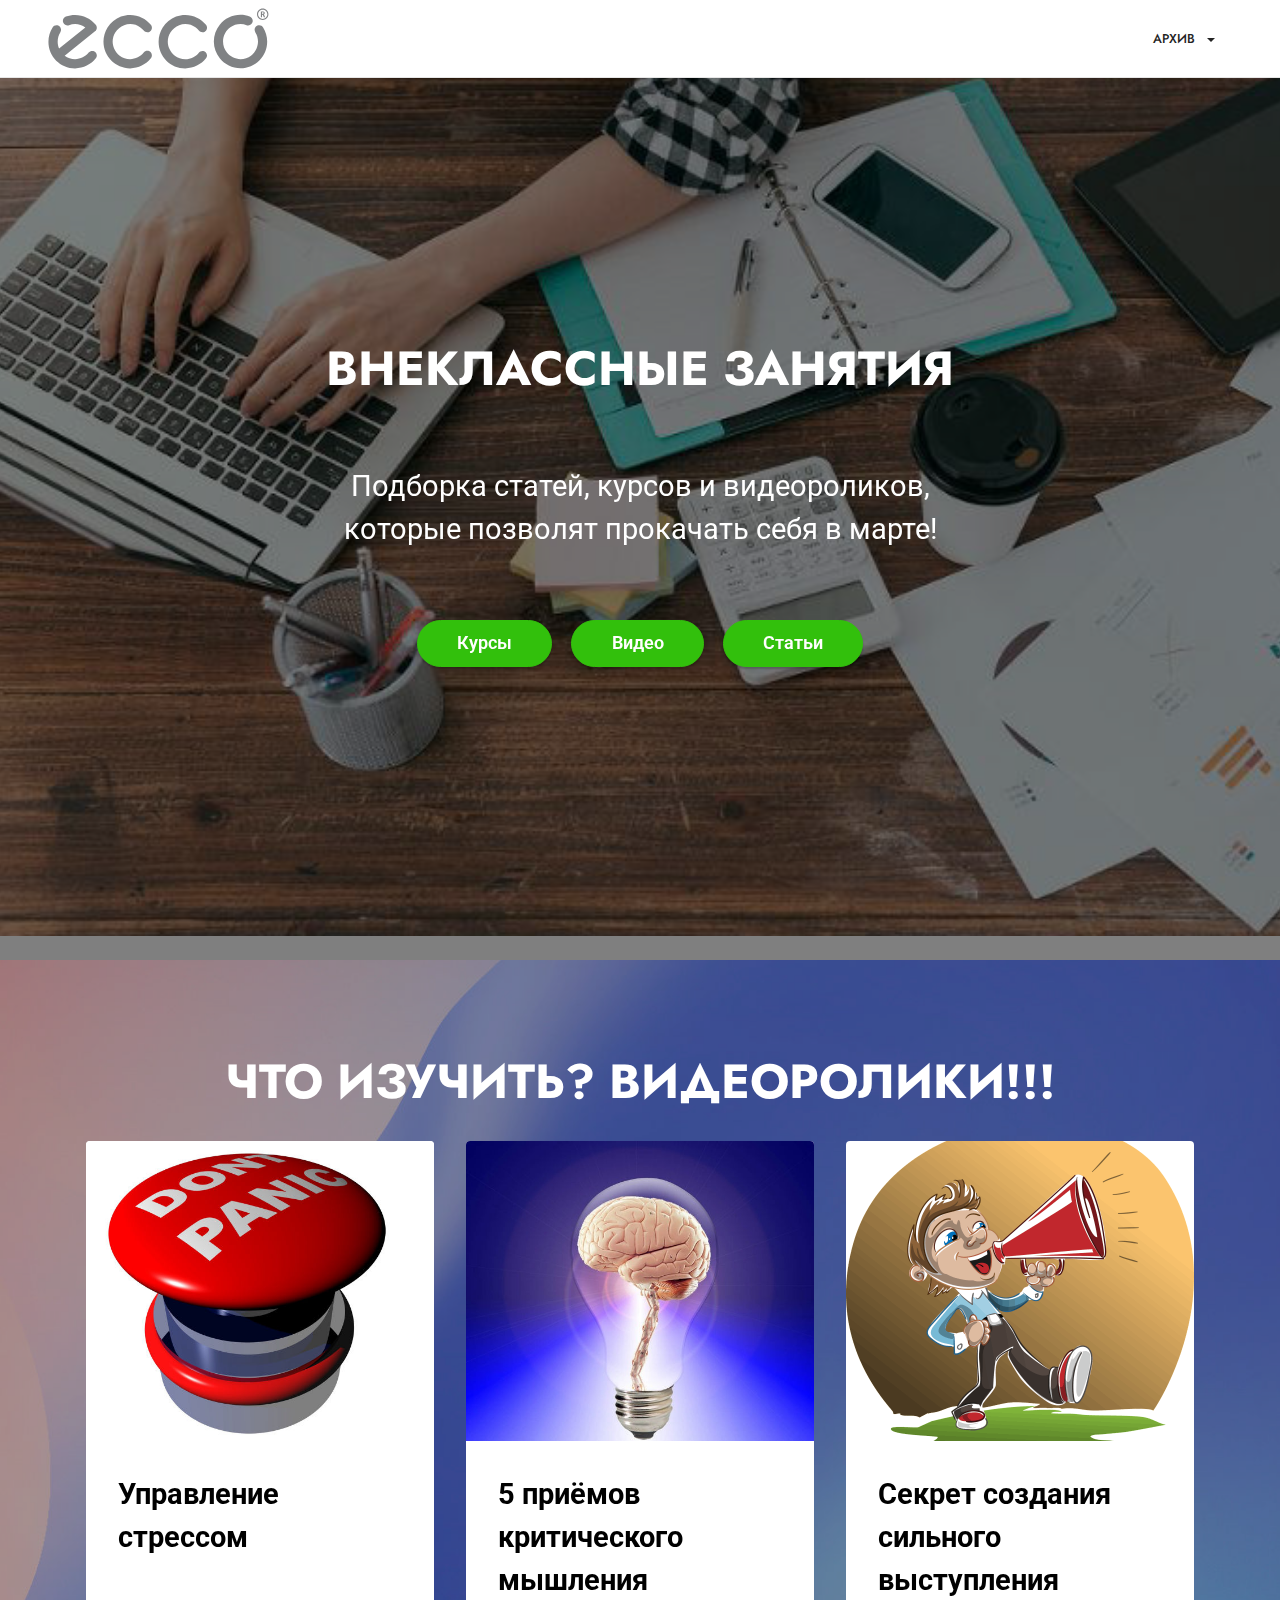
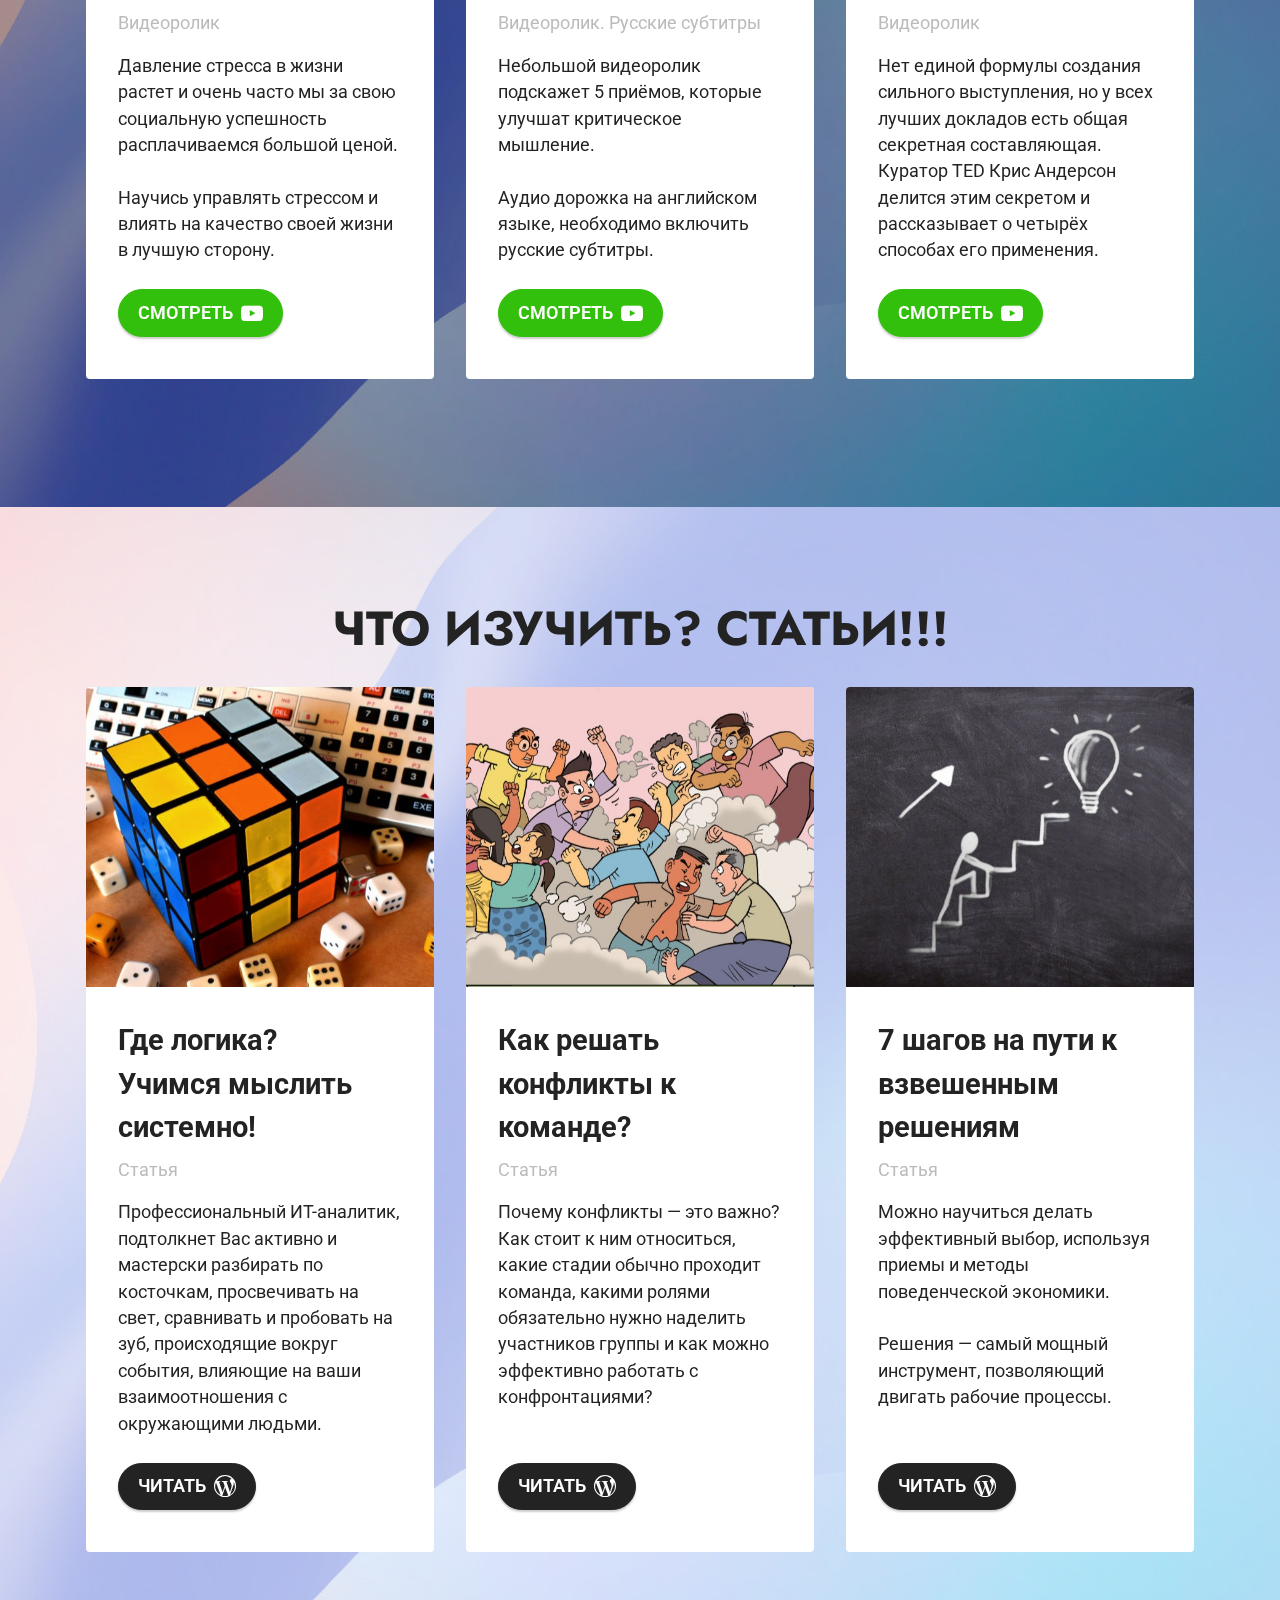
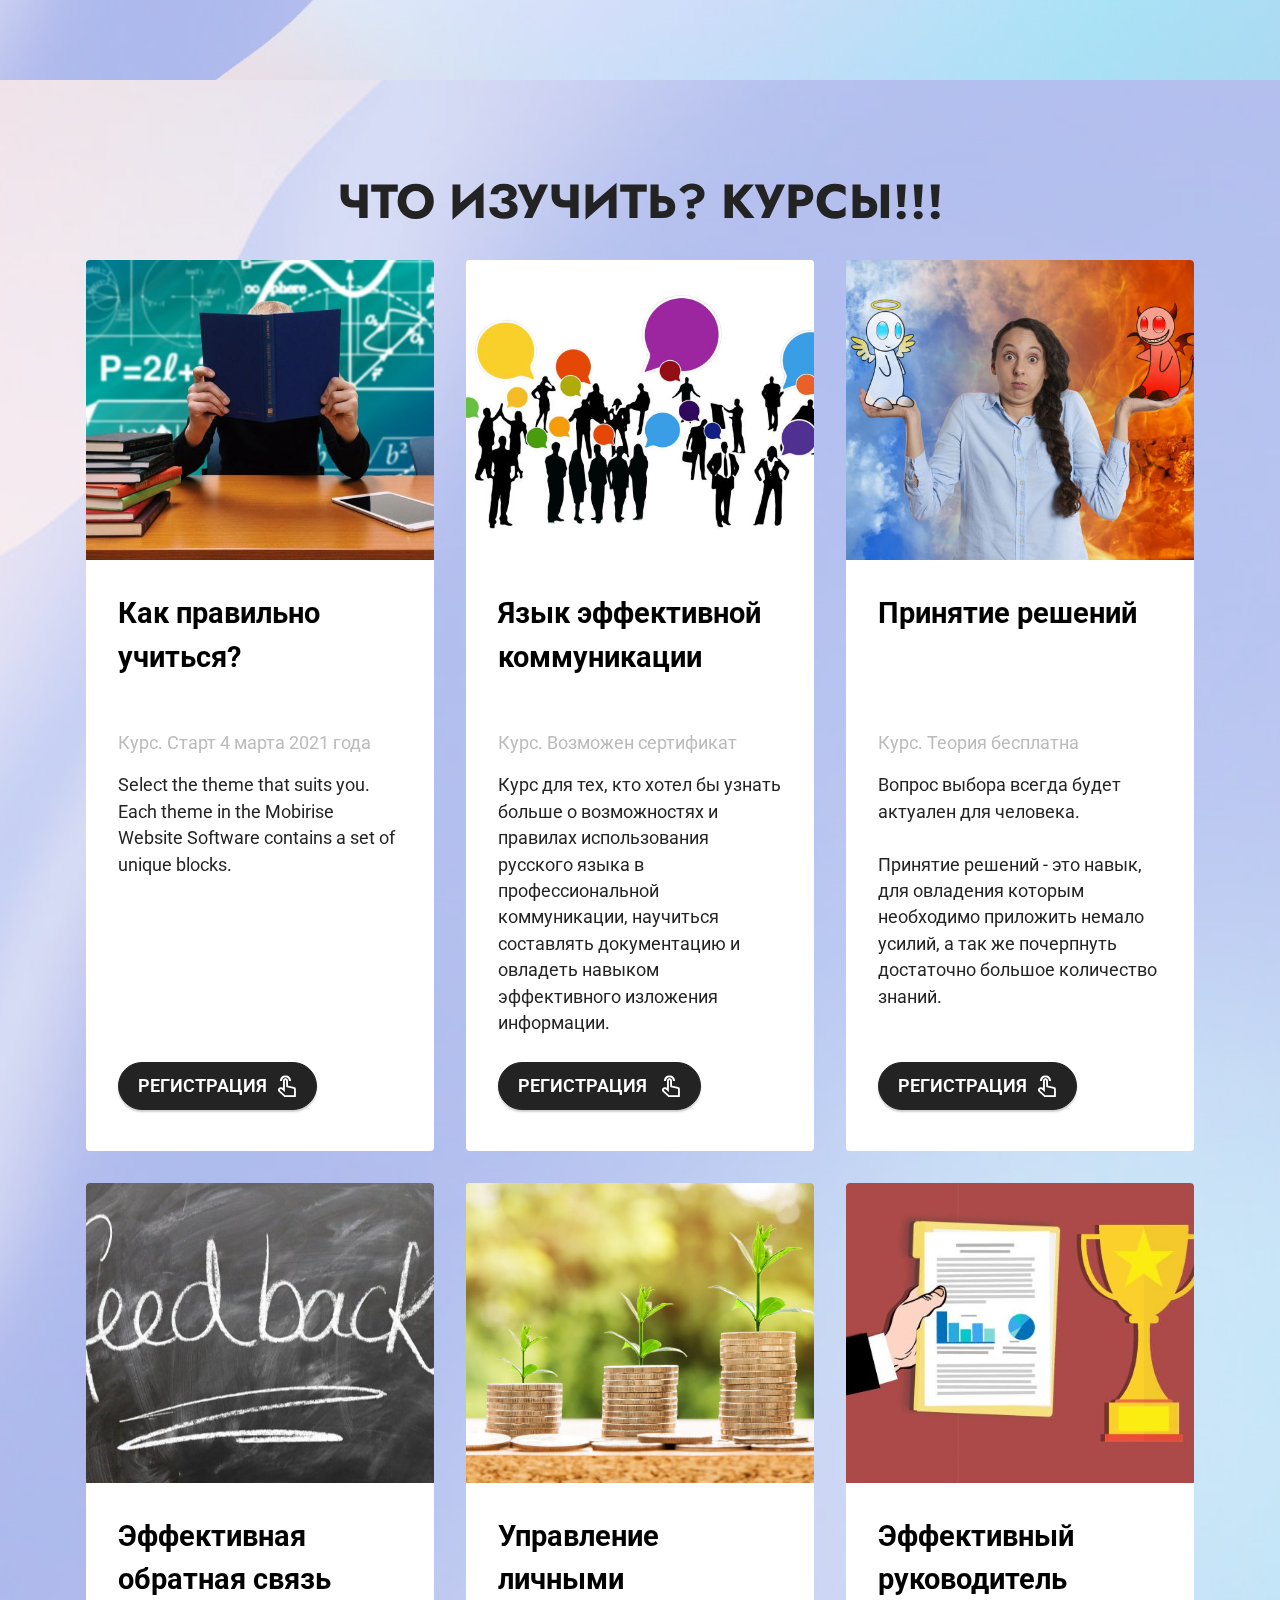
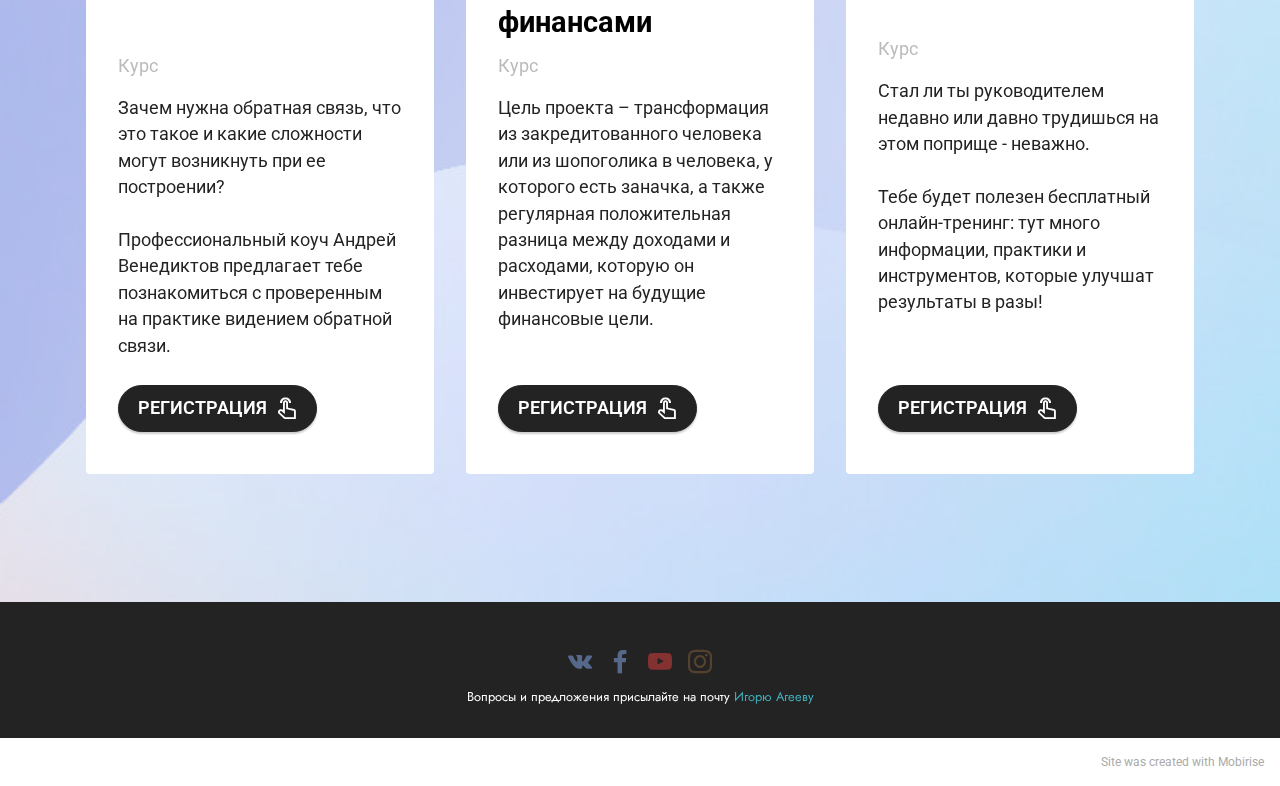
<file: march.html>
<!DOCTYPE html>
<html  >
<head>
  <!-- Site made with Mobirise Website Builder v5.3.0, https://mobirise.com -->
  <meta charset="UTF-8">
  <meta http-equiv="X-UA-Compatible" content="IE=edge">
  <meta name="generator" content="Mobirise v5.3.0, mobirise.com">
  <meta name="viewport" content="width=device-width, initial-scale=1, minimum-scale=1">
  <link rel="shortcut icon" href="assets/images/logo.svg" type="image/x-icon">
  <meta name="description" content="">
  
  
  <title>Дайджесты - Март</title>
  <link rel="stylesheet" href="assets/web/assets/mobirise-icons2/mobirise2.css">
  <link rel="stylesheet" href="assets/tether/tether.min.css">
  <link rel="stylesheet" href="assets/bootstrap/css/bootstrap.min.css">
  <link rel="stylesheet" href="assets/bootstrap/css/bootstrap-grid.min.css">
  <link rel="stylesheet" href="assets/bootstrap/css/bootstrap-reboot.min.css">
  <link rel="stylesheet" href="assets/dropdown/css/style.css">
  <link rel="stylesheet" href="assets/socicon/css/styles.css">
  <link rel="stylesheet" href="assets/theme/css/style.css">
  <link rel="preload" as="style" href="assets/mobirise/css/mbr-additional.css"><link rel="stylesheet" href="assets/mobirise/css/mbr-additional.css" type="text/css">
  
  
  
  
</head>
<body>

<!-- Analytics -->
<!-- Global site tag (gtag.js) - Google Analytics -->
<script async src="https://www.googletagmanager.com/gtag/js?id=G-QQ9KT3H9V8"></script>
<script>
  window.dataLayer = window.dataLayer || [];
  function gtag(){dataLayer.push(arguments);}
  gtag('js', new Date());

  gtag('config', 'G-QQ9KT3H9V8');
</script>

<!-- Yandex.Metrika counter -->
<script type="text/javascript" >
   (function(m,e,t,r,i,k,a){m[i]=m[i]||function(){(m[i].a=m[i].a||[]).push(arguments)};
   m[i].l=1*new Date();k=e.createElement(t),a=e.getElementsByTagName(t)[0],k.async=1,k.src=r,a.parentNode.insertBefore(k,a)})
   (window, document, "script", "https://mc.yandex.ru/metrika/tag.js", "ym");

   ym(73076005, "init", {
        clickmap:true,
        trackLinks:true,
        accurateTrackBounce:true,
        webvisor:true
   });
</script>
<noscript><div><img src="https://mc.yandex.ru/watch/73076005" style="position:absolute; left:-9999px;" alt="" /></div></noscript>
<!-- /Yandex.Metrika counter -->
<!-- /Analytics -->


  
  <section class="menu cid-s48OLK6784" once="menu" id="menu1-k">
    
    <nav class="navbar navbar-dropdown navbar-fixed-top navbar-expand-lg">
        <div class="container-fluid">
            <div class="navbar-brand">
                <span class="navbar-logo">
                    
                        <a href="#top"><img src="assets/images/logo.svg" alt="Наверх" style="height: 3.8rem;"></a>
                    
                </span>
                
            </div>
            <button class="navbar-toggler" type="button" data-toggle="collapse" data-target="#navbarSupportedContent" aria-controls="navbarNavAltMarkup" aria-expanded="false" aria-label="Toggle navigation">
                <div class="hamburger">
                    <span></span>
                    <span></span>
                    <span></span>
                    <span></span>
                </div>
            </button>
            <div class="collapse navbar-collapse" id="navbarSupportedContent">
                <ul class="navbar-nav nav-dropdown nav-right" data-app-modern-menu="true"><li class="nav-item dropdown"><a class="nav-link link text-black dropdown-toggle display-4" href="#" data-toggle="dropdown-submenu" aria-expanded="true">АРХИВ&nbsp;</a><div class="dropdown-menu"><a class="text-black dropdown-item text-primary display-4" href="index.html#top" target="_blank">Июнь 2021</a><a class="text-black dropdown-item text-primary display-4" href="may.html" target="_blank">Май 2021</a><a class="text-black dropdown-item text-primary display-4" href="april.html" target="_blank">Апрель 2021</a><a class="text-black dropdown-item text-primary display-4" href="march.html" target="_blank">Март 2021</a></div></li></ul>
                
                
            </div>
        </div>
    </nav>

</section>

<section class="header6 cid-sq8B4GIp0z mbr-fullscreen mbr-parallax-background" id="header6-p">

    

    <div class="mbr-overlay" style="opacity: 0.5; background-color: rgb(0, 0, 0);"></div>

    <div class="align-center container">
        <div class="row justify-content-center">
            <div class="col-12 col-lg-10">
                <h1 class="mbr-section-title mbr-fonts-style mbr-white mb-3 display-2"><strong>ВНЕКЛАССНЫЕ ЗАНЯТИЯ</strong><br><strong><br></strong></h1>
                
                <p class="mbr-text mbr-white mbr-fonts-style display-5">
                    Подборка статей, курсов и видеороликов, <br>которые позволят прокачать себя в марте!<br><br></p>
                <div class="mbr-section-btn mt-3"><a class="btn btn-primary display-7" href="page1.html#features4-q">&nbsp; &nbsp; &nbsp;Курсы&nbsp; &nbsp; &nbsp;</a> <a class="btn btn-primary display-7" href="page1.html#features4-o">&nbsp; &nbsp; &nbsp;Видео&nbsp; &nbsp; &nbsp;</a> <a class="btn btn-primary display-7" href="page1.html#features4-r">&nbsp; &nbsp; &nbsp;Статьи&nbsp; &nbsp; &nbsp;</a></div>
            </div>
        </div>
    </div>
</section>

<section class="features4 cid-sq2pjCuoH6" id="features4-o">
    
    <div class="mbr-overlay"></div>
    <div class="container">
        <div class="mbr-section-head">
            <h4 class="mbr-section-title mbr-fonts-style align-center mb-0 display-2">
                <strong>ЧТО ИЗУЧИТЬ?&nbsp;</strong><strong>ВИДЕОРОЛИКИ!!!</strong></h4>
            
        </div>
        <div class="row mt-4">
            
            
            <div class="item features-image сol-12 col-md-6 col-lg-4 active">
                <div class="item-wrapper">
                    <div class="item-img">
                        <img src="assets/images/mbr-692x531.jpg" alt="" title="" data-slide-to="0">
                    </div>
                    <div class="item-content">
                        <h5 class="item-title mbr-fonts-style display-5"><strong>Управление стрессом</strong><br><strong><br></strong></h5>
                        <h6 class="item-subtitle mbr-fonts-style mt-1 display-7">Видеоролик</h6>
                        <p class="mbr-text mbr-fonts-style mt-3 display-7">Давление стресса в жизни растет и очень часто мы за свою социальную успешность расплачиваемся  большой ценой.&nbsp;<br><br>Научись управлять стрессом и влиять на качество своей жизни в лучшую сторону.</p>
                    </div>
                    <div class="mbr-section-btn item-footer mt-2"><a href="https://www.youtube.com/watch?v=GGJeh1xRawA&feature=youtu.be&ab_channel=%D0%91%D0%B0%D0%B9%D0%BA%D0%B0%D0%BB%D1%8C%D1%81%D0%BA%D0%B8%D0%B9%D1%86%D0%B5%D0%BD%D1%82%D1%80%D1%82%D1%80%D0%B5%D0%BD%D0%B8%D0%BD%D0%B3%D0%B0" class="btn item-btn btn-primary display-7" target="_blank"><span class="socicon socicon-youtube mbr-iconfont mbr-iconfont-btn"></span>СМОТРЕТЬ</a></div>
                </div>
            </div><div class="item features-image сol-12 col-md-6 col-lg-4">
                <div class="item-wrapper">
                    <div class="item-img">
                        <img src="assets/images/mbr-692x530.jpeg" alt="" title="" data-slide-to="1">
                    </div>
                    <div class="item-content">
                        <h5 class="item-title mbr-fonts-style display-5"><strong>5 приёмов критического мышления</strong></h5>
                        <h6 class="item-subtitle mbr-fonts-style mt-1 display-7">Видеоролик. Русские субтитры</h6>
                        <p class="mbr-text mbr-fonts-style mt-3 display-7">Небольшой видеоролик подскажет 5 приёмов, которые улучшат критическое мышление.<br><br>Аудио дорожка на английском языке, необходимо включить русские субтитры.</p>
                    </div>
                    <div class="mbr-section-btn item-footer mt-2"><a href="https://www.youtube.com/watch?v=dItUGF8GdTw&feature=youtu.be&ab_channel=TED-Ed" class="btn item-btn btn-primary display-7" target="_blank"><span class="socicon socicon-youtube mbr-iconfont mbr-iconfont-btn"></span>СМОТРЕТЬ</a></div>
                </div>
            </div><div class="item features-image сol-12 col-md-6 col-lg-4">
                <div class="item-wrapper">
                    <div class="item-img">
                        <img src="assets/images/mbr-1-696x674.png" alt="" title="" data-slide-to="6">
                    </div>
                    <div class="item-content">
                        <h5 class="item-title mbr-fonts-style display-5"><strong>Секрет создания сильного выступления</strong></h5>
                        <h6 class="item-subtitle mbr-fonts-style mt-1 display-7">Видеоролик</h6>
                        <p class="mbr-text mbr-fonts-style mt-3 display-7">Нет единой формулы создания сильного выступления, но у всех лучших докладов есть общая секретная составляющая. Куратор TED Крис Андерсон делится этим секретом и рассказывает о четырёх способах его применения.&nbsp;</p>
                    </div>
                    <div class="mbr-section-btn item-footer mt-2"><a href="https://www.ted.com/talks/chris_anderson_ted_s_secret_to_great_public_speaking?language=ru#t-419548" class="btn item-btn btn-primary display-7" target="_blank"><span class="socicon socicon-youtube mbr-iconfont mbr-iconfont-btn"></span>СМОТРЕТЬ</a></div>
                </div>
            </div>

        </div>
    </div>
</section>

<section class="features4 cid-sqkPpqTIZ2" id="features4-r">
    
    <div class="mbr-overlay"></div>
    <div class="container">
        <div class="mbr-section-head">
            <h4 class="mbr-section-title mbr-fonts-style align-center mb-0 display-2"><strong>ЧТО ИЗУЧИТЬ? СТАТЬИ!!!</strong></h4>
            
        </div>
        <div class="row mt-4">
            <div class="item features-image сol-12 col-md-6 col-lg-4">
                <div class="item-wrapper">
                    <div class="item-img">
                        <img src="assets/images/mbr-692x461.jpeg" alt="" title="">
                    </div>
                    <div class="item-content">
                        <h5 class="item-title mbr-fonts-style display-5"><strong>Где логика? 
</strong><div><strong>Учимся мыслить системно!</strong></div></h5>
                        <h6 class="item-subtitle mbr-fonts-style mt-1 display-7">Статья</h6>
                        <p class="mbr-text mbr-fonts-style mt-3 display-7">Профессиональный ИТ-аналитик, подтолкнет Вас активно и мастерски разбирать по косточкам, просвечивать на свет, сравнивать и пробовать на зуб, происходящие вокруг события, влияющие на ваши взаимоотношения с окружающими людьми.</p>
                    </div>
                    <div class="mbr-section-btn item-footer mt-2"><a href="https://habr.com/en/post/334892/" class="btn item-btn btn-black display-7" target="_blank"><span class="socicon socicon-wordpress mbr-iconfont mbr-iconfont-btn"></span>ЧИТАТЬ</a></div>
                </div>
            </div>
            <div class="item features-image сol-12 col-md-6 col-lg-4">
                <div class="item-wrapper">
                    <div class="item-img">
                        <img src="assets/images/mbr-692x487.jpeg" alt="" title="">
                    </div>
                    <div class="item-content">
                        <h5 class="item-title mbr-fonts-style display-5"><strong>Как решать конфликты к команде?</strong></h5>
                        <h6 class="item-subtitle mbr-fonts-style mt-1 display-7">
                            Статья</h6>
                        <p class="mbr-text mbr-fonts-style mt-3 display-7">Почему конфликты — это важно? Как стоит к ним относиться, какие стадии обычно проходит команда, какими ролями обязательно нужно наделить участников группы и как можно эффективно работать с конфронтациями? </p>
                    </div>
                    <div class="mbr-section-btn item-footer mt-2"><a href="https://rb.ru/opinion/konflikty-v-komande/" class="btn item-btn btn-black display-7" target="_blank"><span class="socicon socicon-wordpress mbr-iconfont mbr-iconfont-btn"></span>ЧИТАТЬ</a></div>
                </div>
            </div>
            <div class="item features-image сol-12 col-md-6 col-lg-4">
                <div class="item-wrapper">
                    <div class="item-img">
                        <img src="assets/images/mbr-5-692x461.jpeg" alt="" title="">
                    </div>
                    <div class="item-content">
                        <h5 class="item-title mbr-fonts-style display-5"><strong>7 шагов на пути к взвешенным решениям</strong></h5>
                        <h6 class="item-subtitle mbr-fonts-style mt-1 display-7">Статья</h6>
                        <p class="mbr-text mbr-fonts-style mt-3 display-7">Можно научиться делать эффективный выбор, используя приемы и методы поведенческой экономики. 
<br>
<br>Решения — самый мощный инструмент, позволяющий двигать рабочие процессы.<br></p>
                    </div>
                    <div class="mbr-section-btn item-footer mt-2"><a href="" class="btn item-btn btn-black display-7" target="_blank"><span class="socicon socicon-wordpress mbr-iconfont mbr-iconfont-btn"></span>ЧИТАТЬ</a></div>
                </div>
            </div>

        </div>
    </div>
</section>

<section class="features4 cid-sqkKJgnBUs" id="features4-q">
    
    <div class="mbr-overlay"></div>
    <div class="container">
        <div class="mbr-section-head">
            <h4 class="mbr-section-title mbr-fonts-style align-center mb-0 display-2"><strong>ЧТО ИЗУЧИТЬ? КУРСЫ!!!</strong></h4>
            
        </div>
        <div class="row mt-4">
            <div class="item features-image сol-12 col-md-6 col-lg-4 active">
                <div class="item-wrapper">
                    <div class="item-img">
                        <img src="assets/images/mbr-692x456.jpeg" alt="" title="" data-slide-to="0">
                    </div>
                    <div class="item-content">
                        <h5 class="item-title mbr-fonts-style display-5"><strong>Как правильно учиться?</strong><br><strong><br></strong></h5>
                        <h6 class="item-subtitle mbr-fonts-style mt-1 display-7">Курс. Старт 4 марта 2021 года</h6>
                        <p class="mbr-text mbr-fonts-style mt-3 display-7">Select the theme that suits you. Each theme
                            in the Mobirise Website Software contains a set of unique blocks.<br></p>
                    </div>
                    <div class="mbr-section-btn item-footer mt-2"><a href="" class="btn item-btn btn-black display-7" target="_blank"><span class="mobi-mbri mobi-mbri-touch mbr-iconfont mbr-iconfont-btn"></span>РЕГИСТРАЦИЯ</a></div>
                </div>
            </div><div class="item features-image сol-12 col-md-6 col-lg-4">
                <div class="item-wrapper">
                    <div class="item-img">
                        <img src="assets/images/mbr-696x464.jpg" alt="" title="" data-slide-to="1">
                    </div>
                    <div class="item-content">
                        <h5 class="item-title mbr-fonts-style display-5"><strong>Язык эффективной коммуникации</strong><br><strong><br></strong></h5>
                        <h6 class="item-subtitle mbr-fonts-style mt-1 display-7">Курс. Возможен сертификат</h6>
                        <p class="mbr-text mbr-fonts-style mt-3 display-7">Курс для тех, кто хотел бы узнать больше о возможностях и правилах использования русского языка в профессиональной коммуникации, научиться составлять документацию и овладеть навыком эффективного изложения информации.</p>
                    </div>
                    <div class="mbr-section-btn item-footer mt-2"><a href="https://openedu.ru/course/spbu/Effective_Comm/" class="btn item-btn btn-black display-7" target="_blank"><span class="mobi-mbri mobi-mbri-touch mbr-iconfont mbr-iconfont-btn"></span>РЕГИСТРАЦИЯ&nbsp;</a></div>
                </div>
            </div>
            <div class="item features-image сol-12 col-md-6 col-lg-4">
                <div class="item-wrapper">
                    <div class="item-img">
                        <img src="assets/images/mbr-1-696x464.jpg" alt="" title="" data-slide-to="2">
                    </div>
                    <div class="item-content">
                        <h5 class="item-title mbr-fonts-style display-5"><strong>Принятие решений
</strong><br><strong><br></strong><strong><br></strong></h5>
                        <h6 class="item-subtitle mbr-fonts-style mt-1 display-7">Курс. Теория бесплатна</h6>
                        <p class="mbr-text mbr-fonts-style mt-3 display-7">Вопрос выбора всегда будет актуален для человека. 
<br>
<br>Принятие решений - это навык, для овладения которым необходимо приложить немало усилий, а так же почерпнуть достаточно большое количество знаний.</p>
                    </div>
                    <div class="mbr-section-btn item-footer mt-2"><a href="https://4brain.ru/decision/" class="btn item-btn btn-black display-7" target="_blank"><span class="mobi-mbri mobi-mbri-touch mbr-iconfont mbr-iconfont-btn"></span>РЕГИСТРАЦИЯ</a></div>
                </div>
            </div>
            <div class="item features-image сol-12 col-md-6 col-lg-4">
                <div class="item-wrapper">
                    <div class="item-img">
                        <img src="assets/images/mbr-6-692x461.jpeg" alt="" title="" data-slide-to="3">
                    </div>
                    <div class="item-content">
                        <h5 class="item-title mbr-fonts-style display-5"><strong>Эффективная обратная связь</strong><br><strong><br></strong></h5>
                        <h6 class="item-subtitle mbr-fonts-style mt-1 display-7">Курс</h6>
                        <p class="mbr-text mbr-fonts-style mt-3 display-7">Зачем нужна обратная связь, что это такое и какие сложности могут возникнуть при ее построении? 
<br>
<br>Профессиональный коуч Андрей Венедиктов предлагает тебе познакомиться с проверенным на практике видением обратной связи.</p>
                    </div>
                    <div class="mbr-section-btn item-footer mt-2"><a href="https://talentedme.ru/learning/course/course15/lesson212/?LESSON_PATH=211.212" class="btn item-btn btn-black display-7" target="_blank"><span class="mobi-mbri mobi-mbri-touch mbr-iconfont mbr-iconfont-btn"></span>РЕГИСТРАЦИЯ</a></div>
                </div>
            </div><div class="item features-image сol-12 col-md-6 col-lg-4">
                <div class="item-wrapper">
                    <div class="item-img">
                        <img src="assets/images/mbr-692x462.jpg" alt="" title="" data-slide-to="4">
                    </div>
                    <div class="item-content">
                        <h5 class="item-title mbr-fonts-style display-5"><strong>Управление личными финансами</strong><strong><br></strong></h5>
                        <h6 class="item-subtitle mbr-fonts-style mt-1 display-7">Курс</h6>
                        <p class="mbr-text mbr-fonts-style mt-3 display-7">Цель проекта – трансформация из закредитованного человека или из шопоголика в человека, у которого есть заначка, а также регулярная положительная разница между доходами и расходами, которую он инвестирует на будущие финансовые цели.</p>
                    </div>
                    <div class="mbr-section-btn item-footer mt-2"><a href="https://geekbrains.ru/courses/1053" class="btn item-btn btn-black display-7" target="_blank"><span class="mobi-mbri mobi-mbri-touch mbr-iconfont mbr-iconfont-btn"></span>РЕГИСТРАЦИЯ</a></div>
                </div>
            </div><div class="item features-image сol-12 col-md-6 col-lg-4">
                <div class="item-wrapper">
                    <div class="item-img">
                        <img src="assets/images/mbr-692x402.jpeg" alt="" title="" data-slide-to="5">
                    </div>
                    <div class="item-content">
                        <h5 class="item-title mbr-fonts-style display-5"><strong>Эффективный руководитель</strong></h5>
                        <h6 class="item-subtitle mbr-fonts-style mt-1 display-7"><br>Курс</h6>
                        <p class="mbr-text mbr-fonts-style mt-3 display-7">Стал ли ты руководителем недавно или давно трудишься на этом поприще - неважно. 
<br>
<br>Тебе будет полезен бесплатный онлайн-тренинг: тут много информации, практики и инструментов, которые улучшат результаты в разы!</p>
                    </div>
                    <div class="mbr-section-btn item-footer mt-2"><a href="https://talentedme.ru/learning/course/course52/lesson446/?LESSON_PATH=445.446" class="btn item-btn btn-black display-7" target="_blank"><span class="mobi-mbri mobi-mbri-touch mbr-iconfont mbr-iconfont-btn"></span>РЕГИСТРАЦИЯ</a></div>
                </div>
            </div>

        </div>
    </div>
</section>

<section class="footer3 cid-s48P1Icc8J" once="footers" id="footer3-l">

    

    

    <div class="container">
        <div class="media-container-row align-center mbr-white">
            <div class="row row-links">
                <ul class="foot-menu">
                    
                    
                    
                    
                    
                <li class="foot-menu-item mbr-fonts-style display-7"></li><li class="foot-menu-item mbr-fonts-style display-7"></li><li class="foot-menu-item mbr-fonts-style display-7"></li></ul>
            </div>
            <div class="row social-row">
                <div class="social-list align-right pb-2">
                    
                    
                    
                    
                    
                    
                <div class="soc-item">
                        <a href="https://twitter.com/mobirise" target="_blank">
                            <span class="mbr-iconfont mbr-iconfont-social socicon-vkontakte socicon" style="color: rgb(140, 175, 240); fill: rgb(140, 175, 240);"></span>
                        </a>
                    </div><div class="soc-item">
                        <a href="https://www.facebook.com/pages/Mobirise/1616226671953247" target="_blank">
                            <span class="mbr-iconfont mbr-iconfont-social socicon-facebook socicon" style="color: rgb(140, 175, 240); fill: rgb(140, 175, 240);"></span>
                        </a>
                    </div><div class="soc-item">
                        <a href="https://www.youtube.com/c/mobirise" target="_blank">
                            <span class="mbr-iconfont mbr-iconfont-social socicon-youtube socicon" style="color: rgb(228, 63, 63); fill: rgb(228, 63, 63);"></span>
                        </a>
                    </div><div class="soc-item">
                        <a href="https://instagram.com/mobirise" target="_blank">
                            <span class="mbr-iconfont mbr-iconfont-social socicon-instagram socicon" style="color: rgb(136, 98, 57); fill: rgb(136, 98, 57);"></span>
                        </a>
                    </div></div>
            </div>
            <div class="row row-copirayt">
                <p class="mbr-text mb-0 mbr-fonts-style mbr-white align-center display-4">
                    Вопросы и предложения присылайте на почту <a href="mailto:i.ageev@ecco-ros.ru" class="text-success">Игорю Агееву</a></p>
            </div>
        </div>
    </div>
</section><section style="background-color: #fff; font-family: -apple-system, BlinkMacSystemFont, 'Segoe UI', 'Roboto', 'Helvetica Neue', Arial, sans-serif; color:#aaa; font-size:12px; padding: 0; align-items: center; display: flex;"><a href="https://mobirise.site/v" style="flex: 1 1; height: 3rem; padding-left: 1rem;"></a><p style="flex: 0 0 auto; margin:0; padding-right:1rem;">Site <a href="https://mobirise.site/f" style="color:#aaa;">was created</a> with Mobirise</p></section><script src="assets/web/assets/jquery/jquery.min.js"></script>  <script src="assets/popper/popper.min.js"></script>  <script src="assets/tether/tether.min.js"></script>  <script src="assets/bootstrap/js/bootstrap.min.js"></script>  <script src="assets/smoothscroll/smooth-scroll.js"></script>  <script src="assets/dropdown/js/nav-dropdown.js"></script>  <script src="assets/dropdown/js/navbar-dropdown.js"></script>  <script src="assets/touchswipe/jquery.touch-swipe.min.js"></script>  <script src="assets/parallax/jarallax.min.js"></script>  <script src="assets/theme/js/script.js"></script>  
  
  
</body>
</html>
</file>
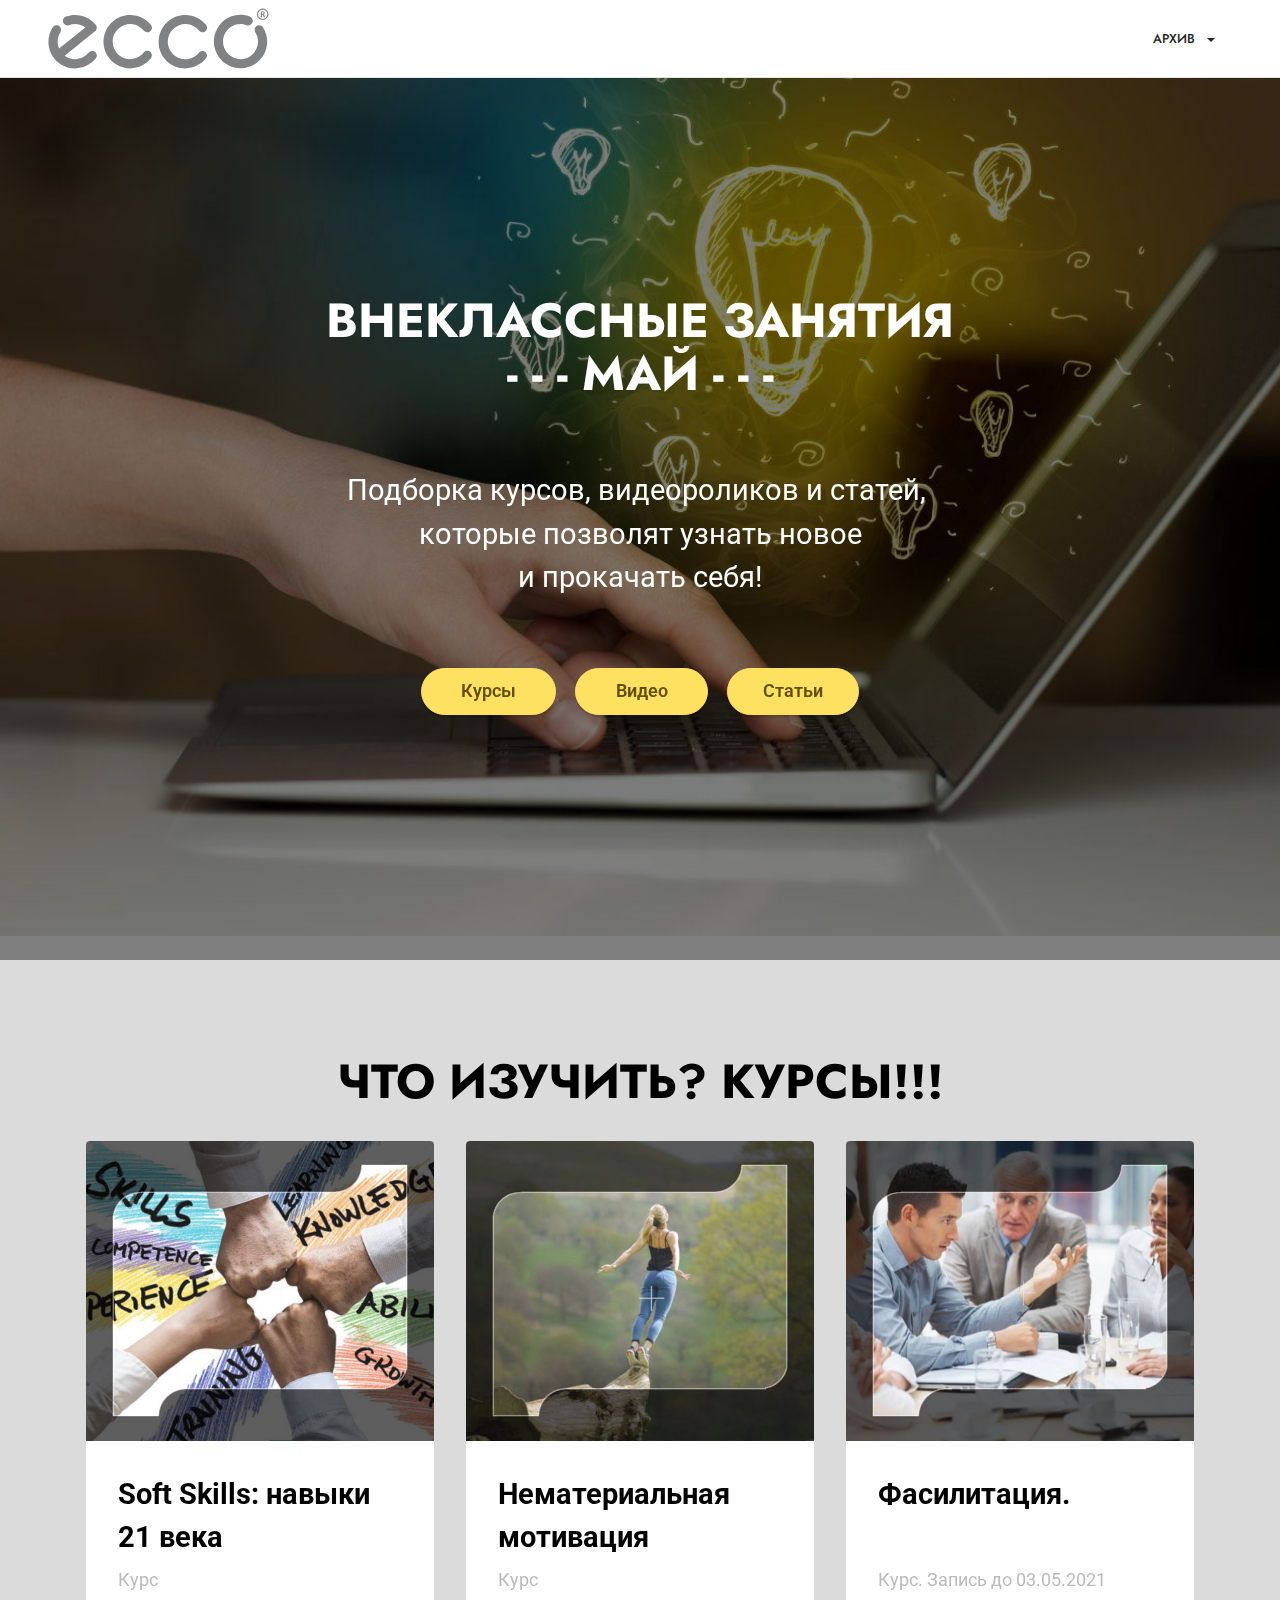
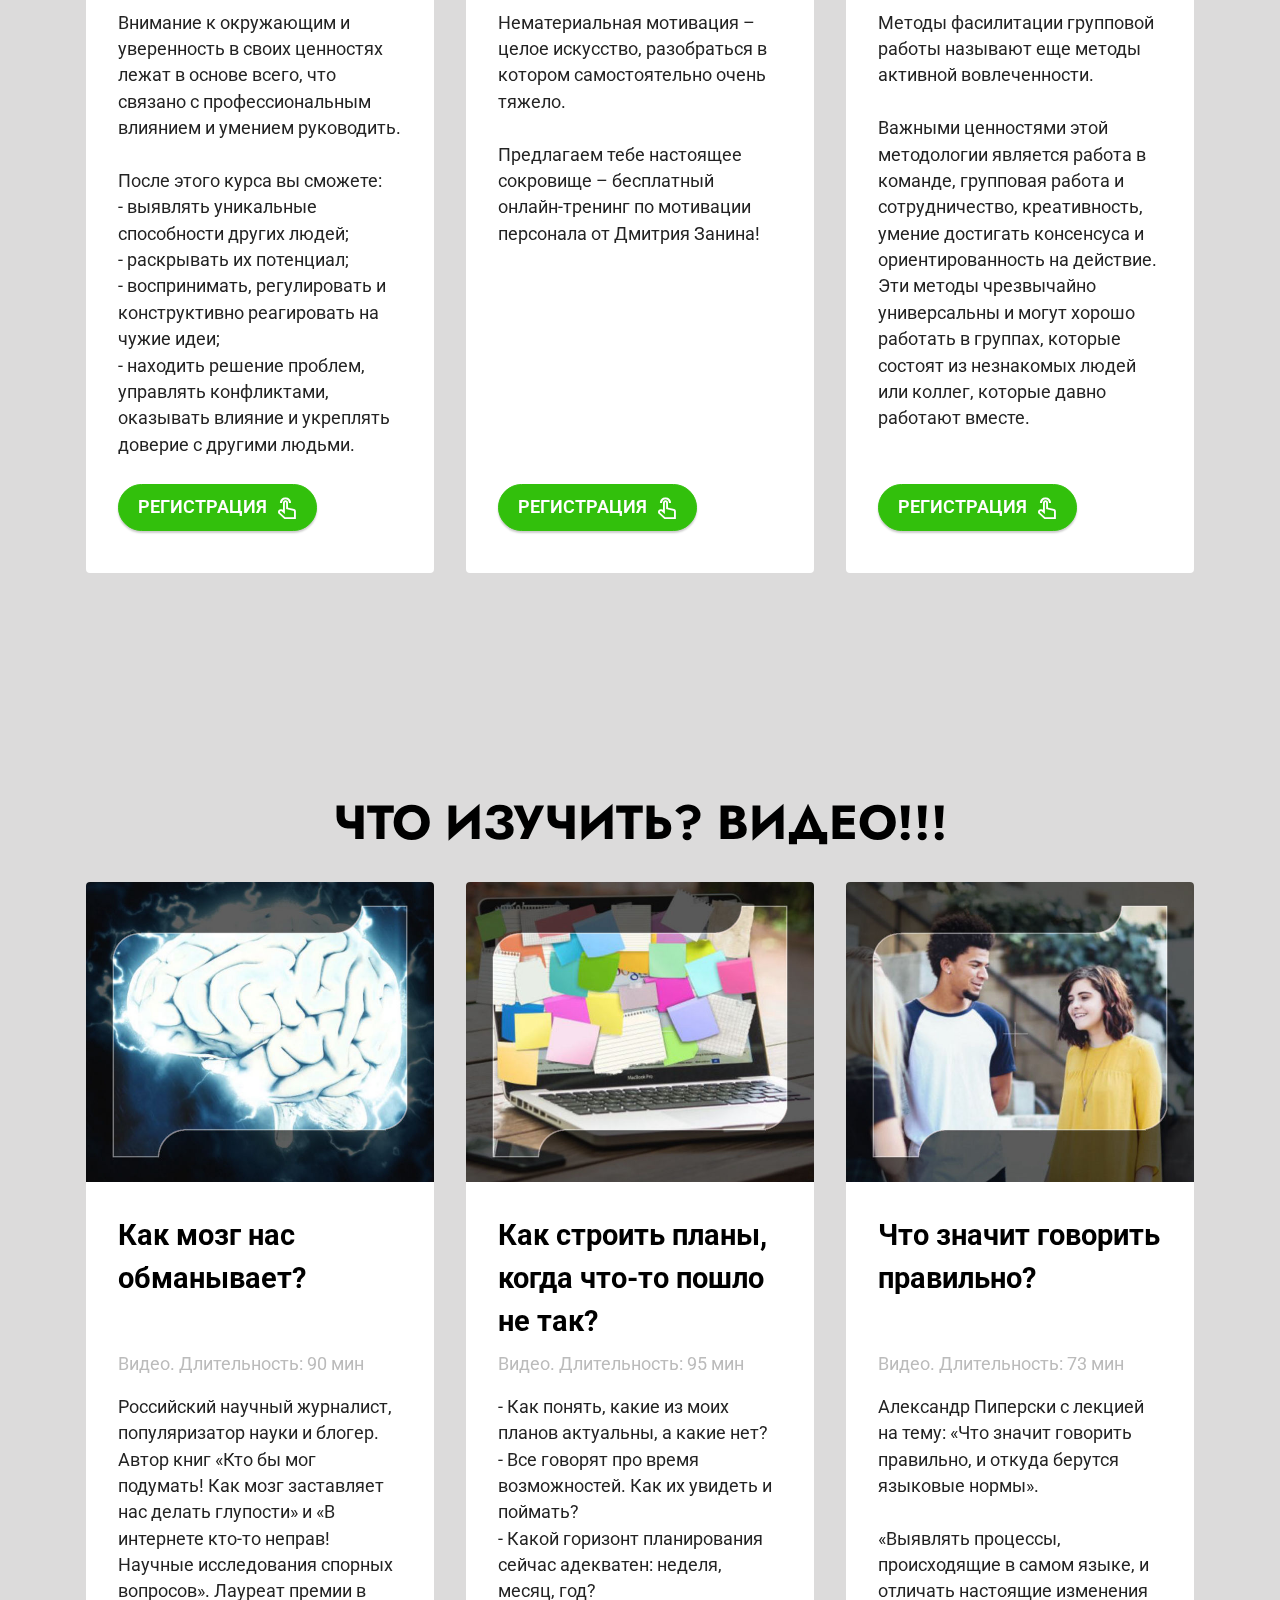
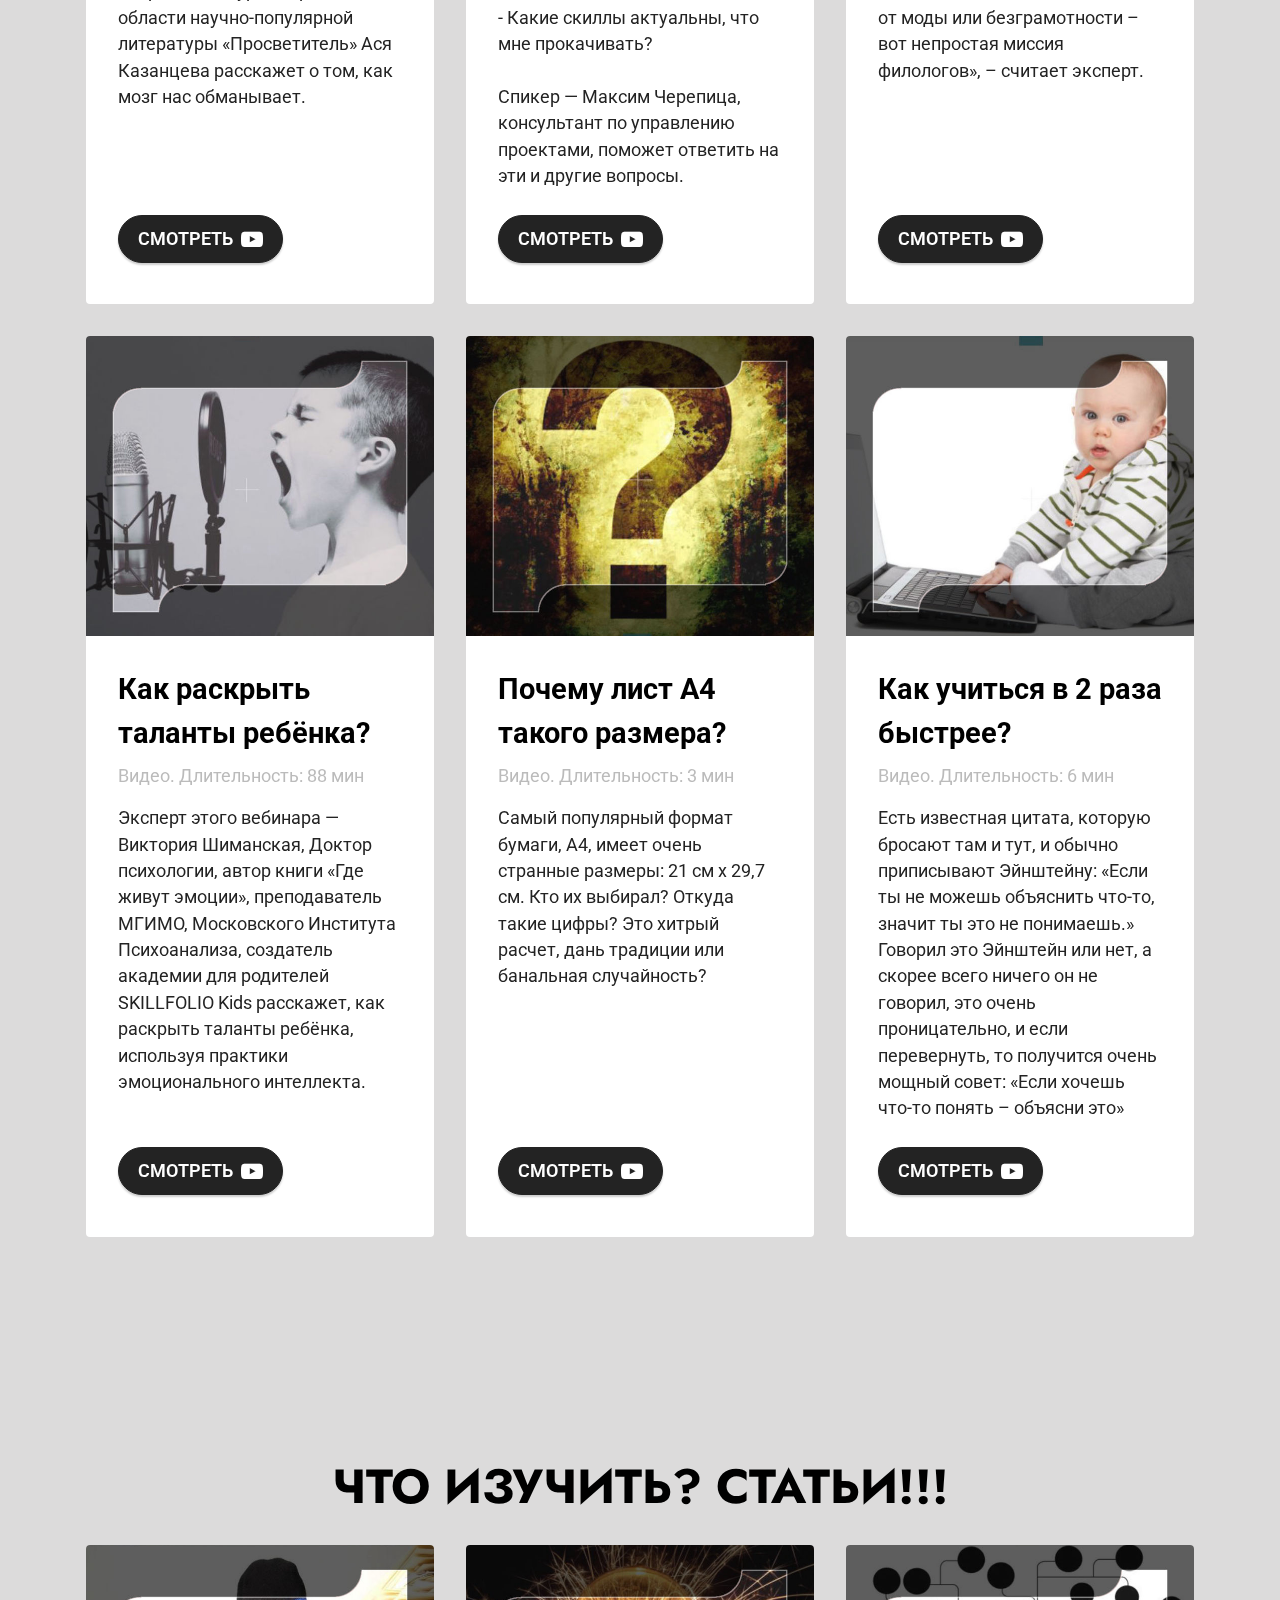
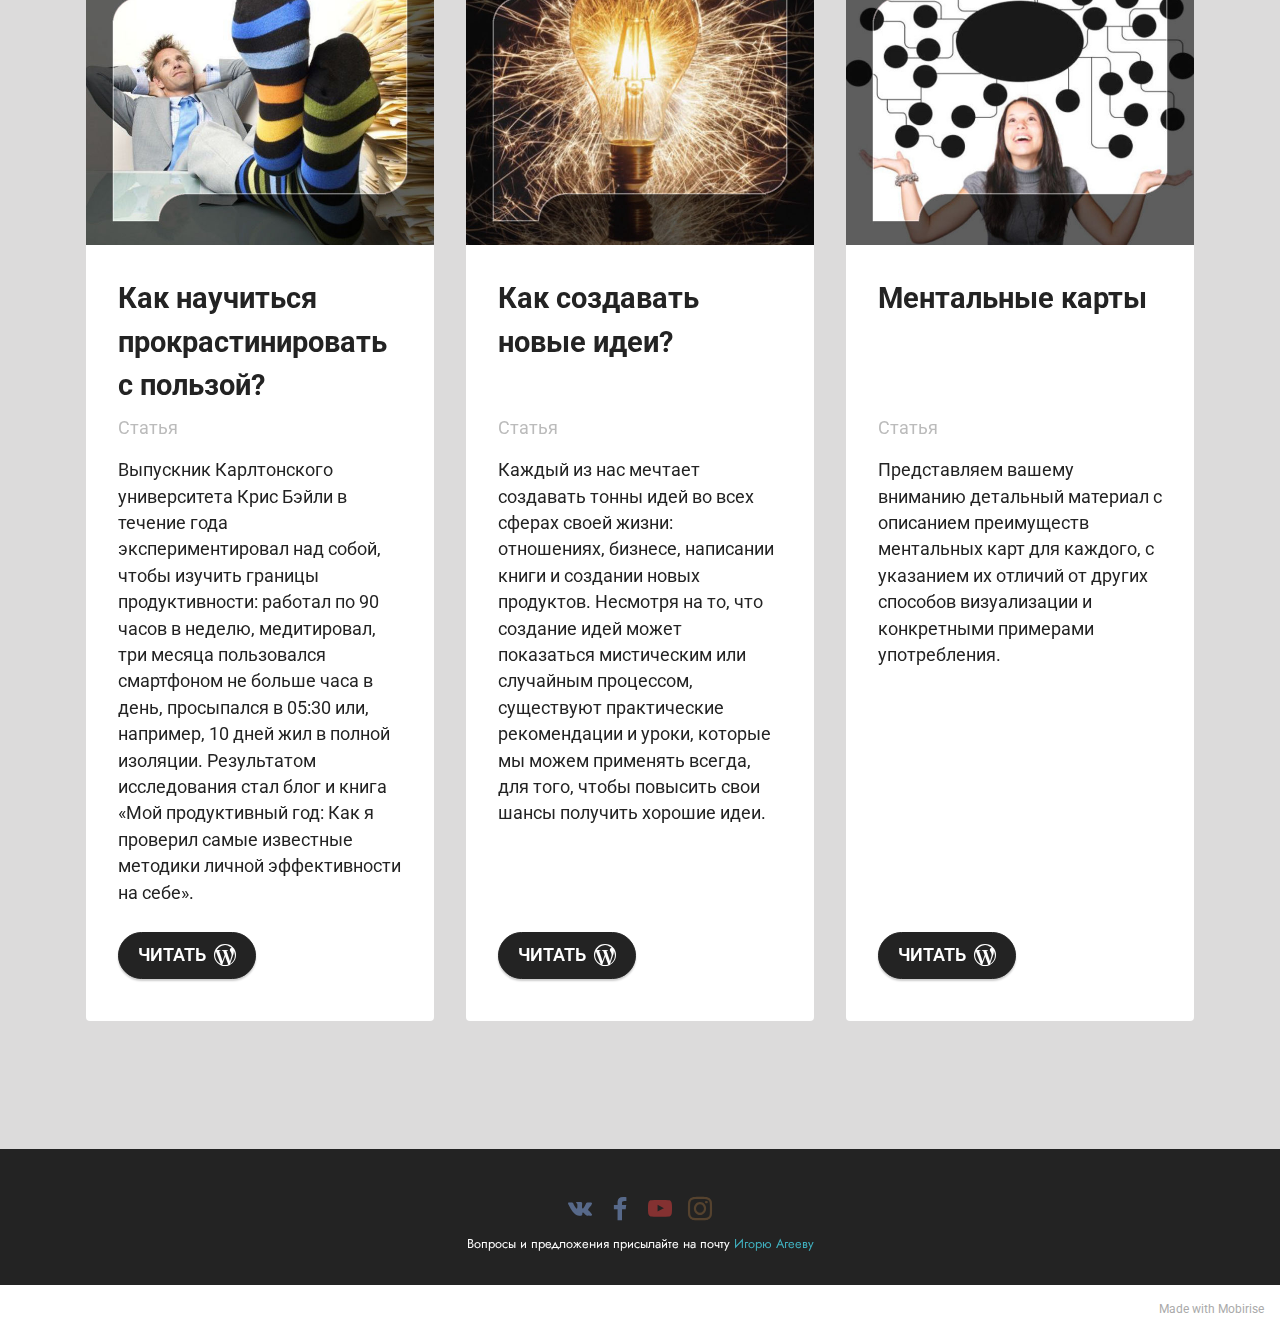
<file: may.html>
<!DOCTYPE html>
<html  >
<head>
  <!-- Site made with Mobirise Website Builder v5.3.0, https://mobirise.com -->
  <meta charset="UTF-8">
  <meta http-equiv="X-UA-Compatible" content="IE=edge">
  <meta name="generator" content="Mobirise v5.3.0, mobirise.com">
  <meta name="viewport" content="width=device-width, initial-scale=1, minimum-scale=1">
  <link rel="shortcut icon" href="assets/images/logo.svg" type="image/x-icon">
  <meta name="description" content="">
  
  
  <title>Дайджест - Май</title>
  <link rel="stylesheet" href="assets/web/assets/mobirise-icons2/mobirise2.css">
  <link rel="stylesheet" href="assets/tether/tether.min.css">
  <link rel="stylesheet" href="assets/bootstrap/css/bootstrap.min.css">
  <link rel="stylesheet" href="assets/bootstrap/css/bootstrap-grid.min.css">
  <link rel="stylesheet" href="assets/bootstrap/css/bootstrap-reboot.min.css">
  <link rel="stylesheet" href="assets/dropdown/css/style.css">
  <link rel="stylesheet" href="assets/socicon/css/styles.css">
  <link rel="stylesheet" href="assets/theme/css/style.css">
  <link rel="preload" as="style" href="assets/mobirise/css/mbr-additional.css"><link rel="stylesheet" href="assets/mobirise/css/mbr-additional.css" type="text/css">
  
  
  
  
</head>
<body>

<!-- Analytics -->
<!-- Global site tag (gtag.js) - Google Analytics -->
<script async src="https://www.googletagmanager.com/gtag/js?id=G-QQ9KT3H9V8"></script>
<script>
  window.dataLayer = window.dataLayer || [];
  function gtag(){dataLayer.push(arguments);}
  gtag('js', new Date());

  gtag('config', 'G-QQ9KT3H9V8');
</script>

<!-- Yandex.Metrika counter -->
<script type="text/javascript" >
   (function(m,e,t,r,i,k,a){m[i]=m[i]||function(){(m[i].a=m[i].a||[]).push(arguments)};
   m[i].l=1*new Date();k=e.createElement(t),a=e.getElementsByTagName(t)[0],k.async=1,k.src=r,a.parentNode.insertBefore(k,a)})
   (window, document, "script", "https://mc.yandex.ru/metrika/tag.js", "ym");

   ym(73076005, "init", {
        clickmap:true,
        trackLinks:true,
        accurateTrackBounce:true,
        webvisor:true
   });
</script>
<noscript><div><img src="https://mc.yandex.ru/watch/73076005" style="position:absolute; left:-9999px;" alt="" /></div></noscript>
<!-- /Yandex.Metrika counter -->
<!-- /Analytics -->


  
  <section class="menu cid-svMOkR8dE4" once="menu" id="menu1-z">
    
    <nav class="navbar navbar-dropdown navbar-fixed-top navbar-expand-lg">
        <div class="container-fluid">
            <div class="navbar-brand">
                <span class="navbar-logo">
                    
                        <a href="#top"><img src="assets/images/logo.svg" alt="Наверх" style="height: 3.8rem;"></a>
                    
                </span>
                
            </div>
            <button class="navbar-toggler" type="button" data-toggle="collapse" data-target="#navbarSupportedContent" aria-controls="navbarNavAltMarkup" aria-expanded="false" aria-label="Toggle navigation">
                <div class="hamburger">
                    <span></span>
                    <span></span>
                    <span></span>
                    <span></span>
                </div>
            </button>
            <div class="collapse navbar-collapse" id="navbarSupportedContent">
                <ul class="navbar-nav nav-dropdown nav-right" data-app-modern-menu="true"><li class="nav-item dropdown"><a class="nav-link link text-black dropdown-toggle display-4" href="#" data-toggle="dropdown-submenu" aria-expanded="true">АРХИВ&nbsp;</a><div class="dropdown-menu"><a class="text-black dropdown-item text-primary display-4" href="index.html#top" target="_blank">Июнь 2021</a><a class="text-black dropdown-item text-primary display-4" href="may.html" target="_blank">Май 2021</a><a class="text-black dropdown-item text-primary display-4" href="april.html" target="_blank">Апрель 2021</a><a class="text-black dropdown-item text-primary display-4" href="march.html" target="_blank">Март 2021</a></div></li></ul>
                
                
            </div>
        </div>
    </nav>

</section>

<section class="header6 cid-svMOkSh8Gj mbr-fullscreen mbr-parallax-background" id="header6-10">

    

    <div class="mbr-overlay" style="opacity: 0.5; background-color: rgb(0, 0, 0);"></div>

    <div class="align-center container">
        <div class="row justify-content-center">
            <div class="col-12 col-lg-10">
                <h1 class="mbr-section-title mbr-fonts-style mbr-white mb-3 display-2"><strong>ВНЕКЛАССНЫЕ ЗАНЯТИЯ</strong><br><strong>- - - МАЙ - - -<br></strong><strong><br></strong></h1>
                
                <p class="mbr-text mbr-white mbr-fonts-style display-5">
                    Подборка курсов, видеороликов и статей,&nbsp;<br>которые позволят узнать новое <br>и прокачать себя!<br><br></p>
                <div class="mbr-section-btn mt-3"><a class="btn btn-warning display-7" href="index.html#features4-11">&nbsp; &nbsp; &nbsp;Курсы&nbsp; &nbsp; &nbsp;</a> <a class="btn btn-warning display-7" href="index.html#features4-12">&nbsp; &nbsp; &nbsp;Видео&nbsp; &nbsp; &nbsp;</a> <a class="btn btn-warning display-7" href="index.html#features4-13">&nbsp; &nbsp; Статьи&nbsp; &nbsp;&nbsp;</a></div>
            </div>
        </div>
    </div>
</section>

<section class="features4 cid-svMOkTiXZm" id="features4-11">
    
    
    <div class="container">
        <div class="mbr-section-head">
            <h4 class="mbr-section-title mbr-fonts-style align-center mb-0 display-2">
                <strong>ЧТО ИЗУЧИТЬ?&nbsp;</strong><strong>КУРСЫ!!!</strong></h4>
            
        </div>
        <div class="row mt-4">
            
            
            <div class="item features-image сol-12 col-md-6 col-lg-4 active">
                <div class="item-wrapper">
                    <div class="item-img">
                        <img src="assets/images/1-1-692x606.jpg" alt="" title="" data-slide-to="0">
                    </div>
                    <div class="item-content">
                        <h5 class="item-title mbr-fonts-style display-5"><strong>Soft Skills: навыки 21 века</strong><strong><br></strong></h5>
                        <h6 class="item-subtitle mbr-fonts-style mt-1 display-7">Курс</h6>
                        <p class="mbr-text mbr-fonts-style mt-3 display-7">Внимание к окружающим и уверенность в своих ценностях лежат в основе всего, что связано с профессиональным влиянием и умением руководить.
<br>
<br> После этого курса вы сможете:
<br>- выявлять уникальные способности других людей;<br>- раскрывать их потенциал;<br>- воспринимать, регулировать и конструктивно реагировать на чужие идеи;<br>- находить решение проблем, управлять конфликтами, оказывать влияние и укреплять доверие с другими людьми.</p>
                    </div>
                    <div class="mbr-section-btn item-footer mt-2"><a href="https://openedu.ru/course/urfu/SoftSkills/" class="btn item-btn btn-primary display-7" target="_blank"><span class="mobi-mbri mobi-mbri-touch mbr-iconfont mbr-iconfont-btn"></span>РЕГИСТРАЦИЯ</a></div>
                </div>
            </div><div class="item features-image сol-12 col-md-6 col-lg-4">
                <div class="item-wrapper">
                    <div class="item-img">
                        <img src="assets/images/1-2-692x606.jpg" alt="" title="" data-slide-to="1">
                    </div>
                    <div class="item-content">
                        <h5 class="item-title mbr-fonts-style display-5"><strong>Нематериальная мотивация</strong></h5>
                        <h6 class="item-subtitle mbr-fonts-style mt-1 display-7">Курс</h6>
                        <p class="mbr-text mbr-fonts-style mt-3 display-7">Нематериальная мотивация – целое искусство, разобраться в котором самостоятельно очень тяжело. <br><br>Предлагаем тебе настоящее сокровище – бесплатный онлайн-тренинг по мотивации персонала от Дмитрия Занина!</p>
                    </div>
                    <div class="mbr-section-btn item-footer mt-2"><a href="https://talentedme.ru/learning/course/course83/index" class="btn item-btn btn-primary display-7" target="_blank"><span class="mobi-mbri mobi-mbri-touch mbr-iconfont mbr-iconfont-btn"></span>РЕГИСТРАЦИЯ</a></div>
                </div>
            </div><div class="item features-image сol-12 col-md-6 col-lg-4">
                <div class="item-wrapper">
                    <div class="item-img">
                        <img src="assets/images/1-3-692x606.jpg" alt="" title="" data-slide-to="2">
                    </div>
                    <div class="item-content">
                        <h5 class="item-title mbr-fonts-style display-5"><strong>Фасилитация.</strong><br><strong><br></strong></h5>
                        <h6 class="item-subtitle mbr-fonts-style mt-1 display-7">Курс. Запись до 03.05.2021</h6>
                        <p class="mbr-text mbr-fonts-style mt-3 display-7">Методы фасилитации групповой работы называют еще методы активной вовлеченности. <br><br>Важными ценностями этой методологии является работа в команде, групповая работа и сотрудничество, креативность, умение достигать консенсуса и ориентированность на действие. Эти методы чрезвычайно универсальны и могут хорошо работать в группах, которые состоят из незнакомых людей или коллег, которые давно работают вместе.</p>
                    </div>
                    <div class="mbr-section-btn item-footer mt-2"><a href="https://openedu.ru/course/spbstu/FACIL/" class="btn item-btn btn-primary display-7" target="_blank"><span class="mobi-mbri mobi-mbri-touch mbr-iconfont mbr-iconfont-btn"></span>РЕГИСТРАЦИЯ</a></div>
                </div>
            </div>

        </div>
    </div>
</section>

<section class="features4 cid-svMOkV1dM9" id="features4-12">
    
    
    <div class="container">
        <div class="mbr-section-head">
            <h4 class="mbr-section-title mbr-fonts-style align-center mb-0 display-2"><strong>ЧТО ИЗУЧИТЬ? ВИДЕО!!!</strong></h4>
            
        </div>
        <div class="row mt-4">
            <div class="item features-image сol-12 col-md-6 col-lg-4 active">
                <div class="item-wrapper">
                    <div class="item-img">
                        <img src="assets/images/1-4-692x606.jpg" alt="" title="" data-slide-to="0">
                    </div>
                    <div class="item-content">
                        <h5 class="item-title mbr-fonts-style display-5"><strong>Как мозг нас обманывает?<br></strong><strong><br></strong></h5>
                        <h6 class="item-subtitle mbr-fonts-style mt-1 display-7">Видео. Длительность: 90 мин</h6>
                        <p class="mbr-text mbr-fonts-style mt-3 display-7">Российский научный журналист, популяризатор науки и блогер. Автор книг «Кто бы мог подумать! Как мозг заставляет нас делать глупости» и «В интернете кто-то неправ! Научные исследования спорных вопросов». Лауреат премии в области научно-популярной литературы «Просветитель» Ася Казанцева расскажет о том, как мозг нас обманывает.</p>
                    </div>
                    <div class="mbr-section-btn item-footer mt-2"><a href="https://www.youtube.com/watch?app=desktop&v=rWuqOvEHFO4" class="btn item-btn btn-black display-7" target="_blank"><span class="socicon socicon-youtube mbr-iconfont mbr-iconfont-btn"></span>СМОТРЕТЬ</a></div>
                </div>
            </div><div class="item features-image сol-12 col-md-6 col-lg-4">
                <div class="item-wrapper">
                    <div class="item-img">
                        <img src="assets/images/1-5-692x606.jpg" alt="" title="" data-slide-to="1">
                    </div>
                    <div class="item-content">
                        <h5 class="item-title mbr-fonts-style display-5"><strong>Как строить планы, когда что-то пошло не так?</strong></h5>
                        <h6 class="item-subtitle mbr-fonts-style mt-1 display-7">Видео. Длительность: 95 мин</h6>
                        <p class="mbr-text mbr-fonts-style mt-3 display-7">- Как понять, какие из моих планов актуальны, а какие нет?<br>- Все говорят про время возможностей. Как их увидеть и поймать?<br>- Какой горизонт планирования сейчас адекватен: неделя, месяц, год?<br>- Какие скиллы актуальны, что мне прокачивать?<br><br>Спикер — Максим Черепица, консультант по управлению проектами, поможет ответить на эти и другие вопросы.<br></p>
                    </div>
                    <div class="mbr-section-btn item-footer mt-2"><a href="https://www.youtube.com/watch?v=gP3PSzJvgOE" class="btn item-btn btn-black display-7" target="_blank"><span class="socicon socicon-youtube mbr-iconfont mbr-iconfont-btn"></span>СМОТРЕТЬ</a></div>
                </div>
            </div><div class="item features-image сol-12 col-md-6 col-lg-4">
                <div class="item-wrapper">
                    <div class="item-img">
                        <img src="assets/images/1-6-692x606.jpg" alt="" title="" data-slide-to="2">
                    </div>
                    <div class="item-content">
                        <h5 class="item-title mbr-fonts-style display-5"><strong>Что значит говорить правильно?</strong><br><strong><br></strong></h5>
                        <h6 class="item-subtitle mbr-fonts-style mt-1 display-7">Видео. Длительность: 73 мин</h6>
                        <p class="mbr-text mbr-fonts-style mt-3 display-7">Александр Пиперски с лекцией на тему: «Что значит говорить правильно, и откуда берутся языковые нормы».<br><br>«Выявлять процессы, происходящие в самом языке, и отличать настоящие изменения от моды или безграмотности – вот непростая миссия филологов», – считает эксперт.</p>
                    </div>
                    <div class="mbr-section-btn item-footer mt-2"><a href="https://www.youtube.com/watch?v=cYP5gvKhvHc" class="btn item-btn btn-black display-7" target="_blank"><span class="socicon socicon-youtube mbr-iconfont mbr-iconfont-btn"></span>СМОТРЕТЬ</a></div>
                </div>
            </div>
            <div class="item features-image сol-12 col-md-6 col-lg-4">
                <div class="item-wrapper">
                    <div class="item-img">
                        <img src="assets/images/1-7-692x606.jpg" alt="" title="" data-slide-to="3">
                    </div>
                    <div class="item-content">
                        <h5 class="item-title mbr-fonts-style display-5"><strong>Как раскрыть таланты ребёнка?</strong></h5>
                        <h6 class="item-subtitle mbr-fonts-style mt-1 display-7">Видео. Длительность: 88 мин</h6>
                        <p class="mbr-text mbr-fonts-style mt-3 display-7">Эксперт этого вебинара — Виктория Шиманская, Доктор психологии, автор книги «Где живут эмоции», преподаватель МГИМО, Московского Института Психоанализа, создатель академии для родителей SKILLFOLIO Kids расскажет, как раскрыть таланты ребёнка, используя практики эмоционального интеллекта.</p>
                    </div>
                    <div class="mbr-section-btn item-footer mt-2"><a href="https://www.youtube.com/watch?app=desktop&mindbox-click-id=15b2459f-e3ce-4f81-9e80-d66b69c9118a&v=_y5MwXGupMg&feature=youtu.be&utm_source=mindbox&utm_medium=email&utm_campaign=CiklLekcijVPartnerstveSRebenkomPismo" class="btn item-btn btn-black display-7" target="_blank"><span class="socicon socicon-youtube mbr-iconfont mbr-iconfont-btn"></span>СМОТРЕТЬ</a></div>
                </div>
            </div><div class="item features-image сol-12 col-md-6 col-lg-4">
                <div class="item-wrapper">
                    <div class="item-img">
                        <img src="assets/images/1-9-692x606.jpg" alt="" title="" data-slide-to="4">
                    </div>
                    <div class="item-content">
                        <h5 class="item-title mbr-fonts-style display-5"><strong>Почему лист А4 такого размера?</strong></h5>
                        <h6 class="item-subtitle mbr-fonts-style mt-1 display-7">Видео. Длительность: 3 мин</h6>
                        <p class="mbr-text mbr-fonts-style mt-3 display-7">Самый популярный формат бумаги, А4, имеет очень странные размеры: 21 см х 29,7 см. Кто их выбирал? Откуда такие цифры? Это хитрый расчет, дань традиции или банальная случайность? </p>
                    </div>
                    <div class="mbr-section-btn item-footer mt-2"><a href="https://www.youtube.com/watch?app=desktop&v=s5zLy1kZERs" class="btn item-btn btn-black display-7" target="_blank"><span class="socicon socicon-youtube mbr-iconfont mbr-iconfont-btn"></span>СМОТРЕТЬ</a></div>
                </div>
            </div><div class="item features-image сol-12 col-md-6 col-lg-4">
                <div class="item-wrapper">
                    <div class="item-img">
                        <img src="assets/images/1-8-692x606.jpg" alt="" title="" data-slide-to="5">
                    </div>
                    <div class="item-content">
                        <h5 class="item-title mbr-fonts-style display-5"><strong>Как учиться в 2 раза быстрее?</strong></h5>
                        <h6 class="item-subtitle mbr-fonts-style mt-1 display-7">Видео. Длительность: 6 мин</h6>
                        <p class="mbr-text mbr-fonts-style mt-3 display-7">Есть известная цитата, которую бросают там и тут, и обычно приписывают Эйнштейну: «Если ты не можешь объяснить что-то, значит ты это не понимаешь.» Говорил это Эйнштейн или нет, а скорее всего ничего он не говорил, это очень проницательно, и если перевернуть, то получится очень мощный совет: «Если хочешь что-то понять – объясни это»</p>
                    </div>
                    <div class="mbr-section-btn item-footer mt-2"><a href="https://www.youtube.com/watch?app=desktop&v=YRXFUzzUYnw" class="btn item-btn btn-black display-7" target="_blank"><span class="socicon socicon-youtube mbr-iconfont mbr-iconfont-btn"></span>СМОТРЕТЬ</a></div>
                </div>
            </div>
            

        </div>
    </div>
</section>

<section class="features4 cid-svMOkY1asq" id="features4-13">
    
    
    <div class="container">
        <div class="mbr-section-head">
            <h4 class="mbr-section-title mbr-fonts-style align-center mb-0 display-2">
                <strong>ЧТО ИЗУЧИТЬ? СТАТЬИ!!!</strong></h4>
            
        </div>
        <div class="row mt-4">
            <div class="item features-image сol-12 col-md-6 col-lg-4">
                <div class="item-wrapper">
                    <div class="item-img">
                        <img src="assets/images/1-10-692x606.jpg" alt="" title="">
                    </div>
                    <div class="item-content">
                        <h5 class="item-title mbr-fonts-style display-5"><strong>Как научиться прокрастинировать с пользой?</strong></h5>
                        <h6 class="item-subtitle mbr-fonts-style mt-1 display-7">Статья</h6>
                        <p class="mbr-text mbr-fonts-style mt-3 display-7">Выпускник Карлтонского университета Крис Бэйли в течение года экспериментировал над собой, чтобы изучить границы продуктивности: работал по 90 часов в неделю, медитировал, три месяца пользовался смартфоном не больше часа в день, просыпался в 05:30 или, например, 10 дней жил в полной изоляции. Результатом исследования стал блог и книга «Мой продуктивный год: Как я проверил самые известные методики личной эффективности на себе».</p>
                    </div>
                    <div class="mbr-section-btn item-footer mt-2"><a href="https://theoryandpractice.ru/posts/15719-biologicheskiy-praym-taym-kak-obkhitrit-mozg-ili-khotya-by-nauchitsya-prokrastinirovat-s-polzoy" class="btn item-btn btn-black display-7" target="_blank"><span class="socicon socicon-wordpress mbr-iconfont mbr-iconfont-btn"></span>ЧИТАТЬ</a></div>
                </div>
            </div>
            <div class="item features-image сol-12 col-md-6 col-lg-4">
                <div class="item-wrapper">
                    <div class="item-img">
                        <img src="assets/images/1-11-692x606.jpg" alt="" title="">
                    </div>
                    <div class="item-content">
                        <h5 class="item-title mbr-fonts-style display-5"><div><strong>Как создавать новые идеи?</strong></div><div><strong><br></strong></div></h5>
                        <h6 class="item-subtitle mbr-fonts-style mt-1 display-7">
                            Статья</h6>
                        <p class="mbr-text mbr-fonts-style mt-3 display-7">Каждый из нас мечтает создавать тонны идей во всех сферах своей жизни: отношениях, бизнесе, написании книги и создании новых продуктов. Несмотря на то, что создание идей может показаться мистическим или случайным процессом, существуют практические рекомендации и уроки, которые мы можем применять всегда, для того, чтобы повысить свои шансы получить хорошие идеи.</p>
                    </div>
                    <div class="mbr-section-btn item-footer mt-2"><a href="https://4brain.ru/blog/%D0%BA%D0%B0%D0%BA-%D1%81%D0%BE%D0%B7%D0%B4%D0%B0%D0%B2%D0%B0%D1%82%D1%8C-%D0%BD%D0%BE%D0%B2%D1%8B%D0%B5-%D0%B8%D0%B4%D0%B5%D0%B8/" class="btn item-btn btn-black display-7" target="_blank"><span class="socicon socicon-wordpress mbr-iconfont mbr-iconfont-btn"></span>ЧИТАТЬ</a></div>
                </div>
            </div>
            <div class="item features-image сol-12 col-md-6 col-lg-4">
                <div class="item-wrapper">
                    <div class="item-img">
                        <img src="assets/images/1-12-692x606.jpg" alt="" title="">
                    </div>
                    <div class="item-content">
                        <h5 class="item-title mbr-fonts-style display-5"><strong>Ментальные карты</strong><br><br><strong><br></strong></h5>
                        <h6 class="item-subtitle mbr-fonts-style mt-1 display-7">Статья</h6>
                        <p class="mbr-text mbr-fonts-style mt-3 display-7">Представляем вашему вниманию детальный материал с описанием преимуществ ментальных карт для каждого, с указанием их отличий от других способов визуализации и конкретными примерами употребления.<br></p>
                    </div>
                    <div class="mbr-section-btn item-footer mt-2"><a href="https://4brain.ru/blog/%D0%BC%D0%B5%D0%BD%D1%82%D0%B0%D0%BB%D1%8C%D0%BD%D1%8B%D0%B5-%D0%BA%D0%B0%D1%80%D1%82%D1%8B/" class="btn item-btn btn-black display-7" target="_blank"><span class="socicon socicon-wordpress mbr-iconfont mbr-iconfont-btn"></span>ЧИТАТЬ</a></div>
                </div>
            </div>

        </div>
    </div>
</section>

<section class="footer3 cid-svMOkZD4ix" once="footers" id="footer3-14">

    

    

    <div class="container">
        <div class="media-container-row align-center mbr-white">
            <div class="row row-links">
                <ul class="foot-menu">
                    
                    
                    
                    
                    
                <li class="foot-menu-item mbr-fonts-style display-7"></li><li class="foot-menu-item mbr-fonts-style display-7"></li><li class="foot-menu-item mbr-fonts-style display-7"></li></ul>
            </div>
            <div class="row social-row">
                <div class="social-list align-right pb-2">
                    
                    
                    
                    
                    
                    
                <div class="soc-item">
                        <a href="https://twitter.com/mobirise" target="_blank">
                            <span class="mbr-iconfont mbr-iconfont-social socicon-vkontakte socicon" style="color: rgb(140, 175, 240); fill: rgb(140, 175, 240);"></span>
                        </a>
                    </div><div class="soc-item">
                        <a href="https://www.facebook.com/pages/Mobirise/1616226671953247" target="_blank">
                            <span class="mbr-iconfont mbr-iconfont-social socicon-facebook socicon" style="color: rgb(140, 175, 240); fill: rgb(140, 175, 240);"></span>
                        </a>
                    </div><div class="soc-item">
                        <a href="https://www.youtube.com/c/mobirise" target="_blank">
                            <span class="mbr-iconfont mbr-iconfont-social socicon-youtube socicon" style="color: rgb(228, 63, 63); fill: rgb(228, 63, 63);"></span>
                        </a>
                    </div><div class="soc-item">
                        <a href="https://instagram.com/mobirise" target="_blank">
                            <span class="mbr-iconfont mbr-iconfont-social socicon-instagram socicon" style="color: rgb(136, 98, 57); fill: rgb(136, 98, 57);"></span>
                        </a>
                    </div></div>
            </div>
            <div class="row row-copirayt">
                <p class="mbr-text mb-0 mbr-fonts-style mbr-white align-center display-4">
                    Вопросы и предложения присылайте на почту <a href="mailto:i.ageev@ecco-ros.ru" class="text-success">Игорю Агееву</a></p>
            </div>
        </div>
    </div>
</section><section style="background-color: #fff; font-family: -apple-system, BlinkMacSystemFont, 'Segoe UI', 'Roboto', 'Helvetica Neue', Arial, sans-serif; color:#aaa; font-size:12px; padding: 0; align-items: center; display: flex;"><a href="https://mobirise.site/l" style="flex: 1 1; height: 3rem; padding-left: 1rem;"></a><p style="flex: 0 0 auto; margin:0; padding-right:1rem;">Made with <a href="https://mobirise.site/a" style="color:#aaa;">Mobirise</a></p></section><script src="assets/web/assets/jquery/jquery.min.js"></script>  <script src="assets/popper/popper.min.js"></script>  <script src="assets/tether/tether.min.js"></script>  <script src="assets/bootstrap/js/bootstrap.min.js"></script>  <script src="assets/smoothscroll/smooth-scroll.js"></script>  <script src="assets/dropdown/js/nav-dropdown.js"></script>  <script src="assets/dropdown/js/navbar-dropdown.js"></script>  <script src="assets/touchswipe/jquery.touch-swipe.min.js"></script>  <script src="assets/parallax/jarallax.min.js"></script>  <script src="assets/theme/js/script.js"></script>  
  
  
</body>
</html>
</file>
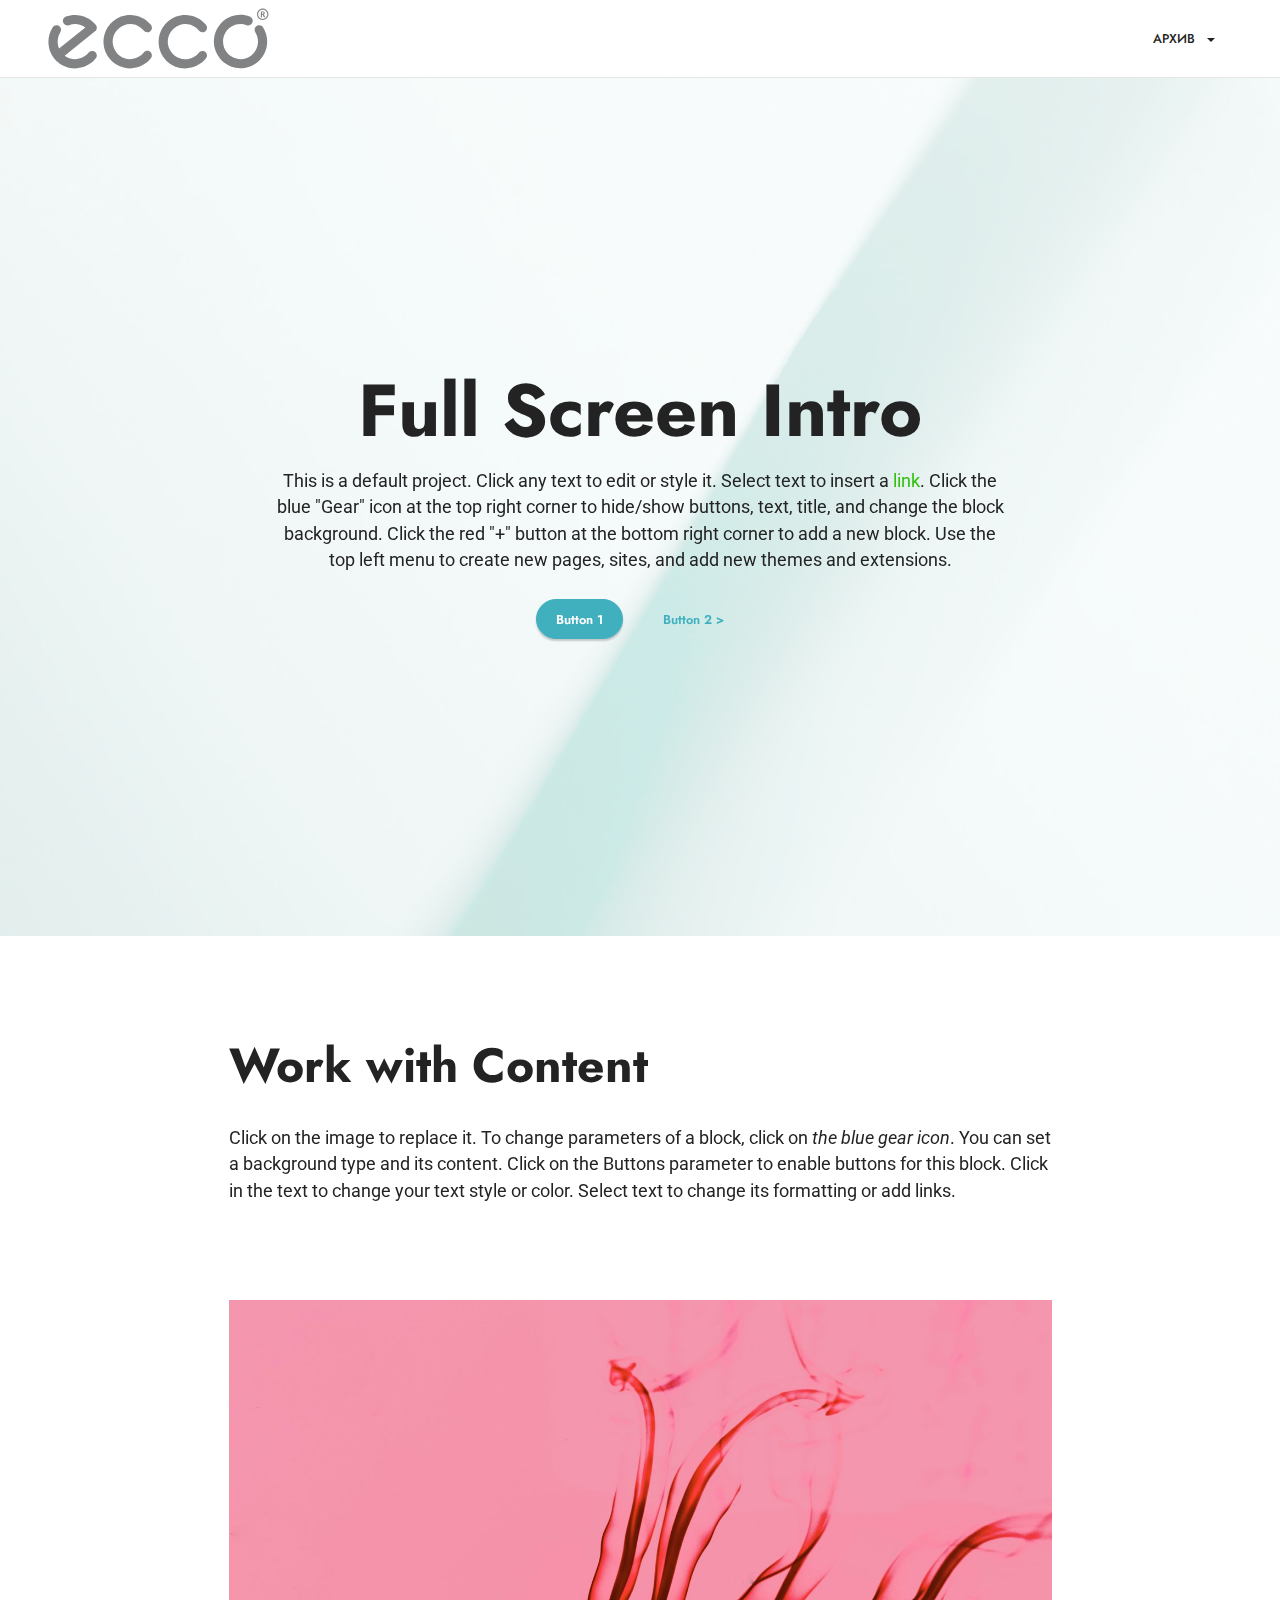
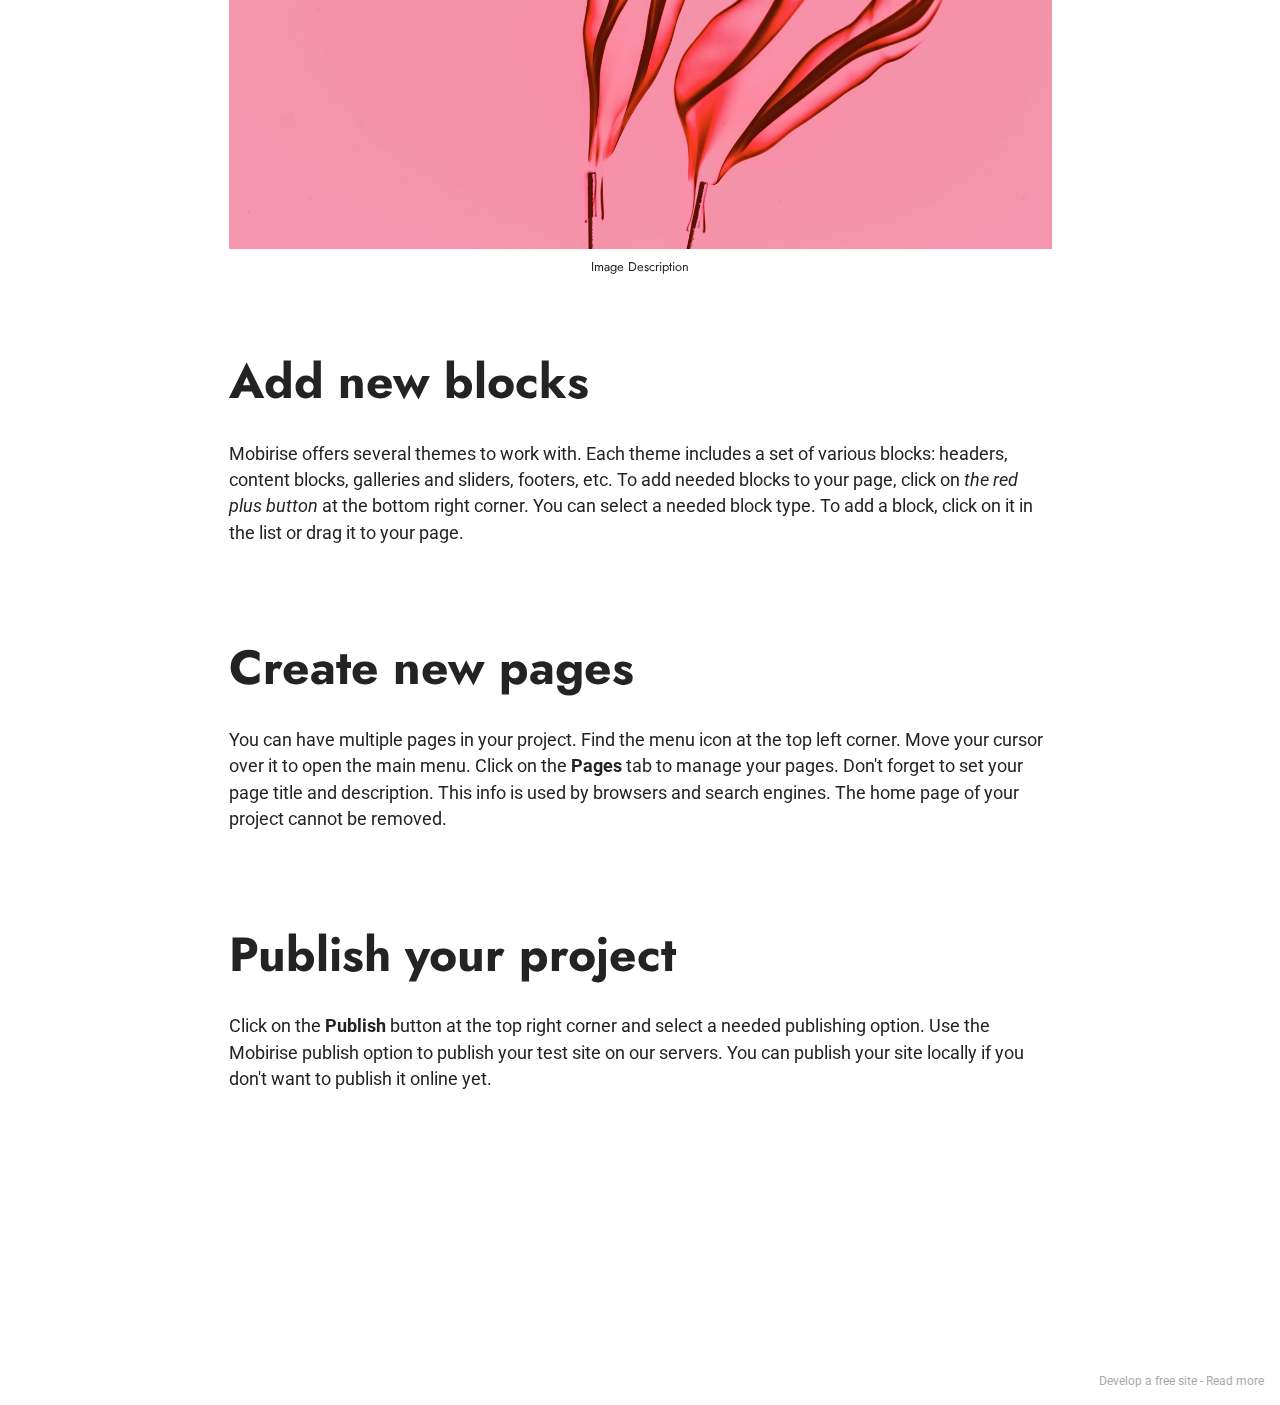
<file: tesxt.html>
<!DOCTYPE html>
<html  >
<head>
  <!-- Site made with Mobirise Website Builder v5.3.0, https://mobirise.com -->
  <meta charset="UTF-8">
  <meta http-equiv="X-UA-Compatible" content="IE=edge">
  <meta name="generator" content="Mobirise v5.3.0, mobirise.com">
  <meta name="viewport" content="width=device-width, initial-scale=1, minimum-scale=1">
  <link rel="shortcut icon" href="assets/images/logo.svg" type="image/x-icon">
  <meta name="description" content="">
  
  
  <title>old</title>
  <link rel="stylesheet" href="assets/tether/tether.min.css">
  <link rel="stylesheet" href="assets/bootstrap/css/bootstrap.min.css">
  <link rel="stylesheet" href="assets/bootstrap/css/bootstrap-grid.min.css">
  <link rel="stylesheet" href="assets/bootstrap/css/bootstrap-reboot.min.css">
  <link rel="stylesheet" href="assets/dropdown/css/style.css">
  <link rel="stylesheet" href="assets/socicon/css/styles.css">
  <link rel="stylesheet" href="assets/theme/css/style.css">
  <link rel="preload" as="style" href="assets/mobirise/css/mbr-additional.css"><link rel="stylesheet" href="assets/mobirise/css/mbr-additional.css" type="text/css">
  
  
  
  
</head>
<body>

<!-- Analytics -->
<!-- Global site tag (gtag.js) - Google Analytics -->
<script async src="https://www.googletagmanager.com/gtag/js?id=G-QQ9KT3H9V8"></script>
<script>
  window.dataLayer = window.dataLayer || [];
  function gtag(){dataLayer.push(arguments);}
  gtag('js', new Date());

  gtag('config', 'G-QQ9KT3H9V8');
</script>

<!-- Yandex.Metrika counter -->
<script type="text/javascript" >
   (function(m,e,t,r,i,k,a){m[i]=m[i]||function(){(m[i].a=m[i].a||[]).push(arguments)};
   m[i].l=1*new Date();k=e.createElement(t),a=e.getElementsByTagName(t)[0],k.async=1,k.src=r,a.parentNode.insertBefore(k,a)})
   (window, document, "script", "https://mc.yandex.ru/metrika/tag.js", "ym");

   ym(73076005, "init", {
        clickmap:true,
        trackLinks:true,
        accurateTrackBounce:true,
        webvisor:true
   });
</script>
<noscript><div><img src="https://mc.yandex.ru/watch/73076005" style="position:absolute; left:-9999px;" alt="" /></div></noscript>
<!-- /Yandex.Metrika counter -->
<!-- /Analytics -->


  
  <section class="menu cid-s48OLK6784" once="menu" id="menu1-h">
    
    <nav class="navbar navbar-dropdown navbar-fixed-top navbar-expand-lg">
        <div class="container-fluid">
            <div class="navbar-brand">
                <span class="navbar-logo">
                    
                        <a href="#top"><img src="assets/images/logo.svg" alt="Наверх" style="height: 3.8rem;"></a>
                    
                </span>
                
            </div>
            <button class="navbar-toggler" type="button" data-toggle="collapse" data-target="#navbarSupportedContent" aria-controls="navbarNavAltMarkup" aria-expanded="false" aria-label="Toggle navigation">
                <div class="hamburger">
                    <span></span>
                    <span></span>
                    <span></span>
                    <span></span>
                </div>
            </button>
            <div class="collapse navbar-collapse" id="navbarSupportedContent">
                <ul class="navbar-nav nav-dropdown nav-right" data-app-modern-menu="true"><li class="nav-item dropdown"><a class="nav-link link text-black dropdown-toggle display-4" href="#" data-toggle="dropdown-submenu" aria-expanded="true">АРХИВ&nbsp;</a><div class="dropdown-menu"><a class="text-black dropdown-item text-primary display-4" href="index.html#top" target="_blank">Июнь 2021</a><a class="text-black dropdown-item text-primary display-4" href="may.html" target="_blank">Май 2021</a><a class="text-black dropdown-item text-primary display-4" href="april.html" target="_blank">Апрель 2021</a><a class="text-black dropdown-item text-primary display-4" href="march.html" target="_blank">Март 2021</a></div></li></ul>
                
                
            </div>
        </div>
    </nav>

</section>

<section class="header1 cid-s48MCQYojq mbr-fullscreen mbr-parallax-background" id="header1-f">

    

    <div class="mbr-overlay" style="opacity: 0.8; background-color: rgb(255, 255, 255);"></div>

    <div class="align-center container">
        <div class="row justify-content-center">
            <div class="col-12 col-lg-8">
                <h1 class="mbr-section-title mbr-fonts-style mb-3 display-1"><strong>Full Screen Intro</strong></h1>
                
                <p class="mbr-text mbr-fonts-style display-7">This is a default project. Click any text to edit or style it. Select text to insert a <a href="http://mobirise.com">link</a>. Click the blue "Gear" icon at the top right corner to hide/show buttons, text, title, and change the block background. Click the red "+" button at the bottom right corner to add a new block. Use the top left menu to create new pages, sites, and add new themes and extensions.</p>
                <div class="mbr-section-btn mt-3"><a class="btn btn-success display-4" href="https://mobirise.com">Button 1</a> <a class="btn btn-success-outline display-4" href="https://mobirise.com">Button 2 &gt;</a></div>
            </div>
        </div>
    </div>
</section>

<section class="content1 cid-s48udlf8KU" id="content1-8">
    
    <div class="container">
        <div class="row justify-content-center">
            <div class="title col-12 col-md-9">
                <h3 class="mbr-section-title mbr-fonts-style align-center mb-4 display-2"><strong>Work with Content</strong></h3>
                <h4 class="mbr-section-subtitle align-center mbr-fonts-style mb-4 display-7">Click on the image to replace it. To change parameters of a block, click on <em>the blue gear icon</em>. You can set a background type and its content. Click on the Buttons parameter to enable buttons for this block. Click in the text to change your text style or color. Select text to change its formatting or add links.</h4>
                
            </div>
        </div>
    </div>
</section>

<section class="image3 cid-s48upRUlSD" id="image3-9">
    

    

    <div class="container">
        <div class="row justify-content-center">
            <div class="col-12 col-lg-9">
                <div class="image-wrapper">
                    <img src="assets/images/6.jpg" alt="Mobirise">
                    <p class="mbr-description mbr-fonts-style mt-2 align-center display-4">
                        Image Description</p>
                </div>
            </div>
        </div>
    </div>
</section>

<section class="content1 cid-s48vaXqeL6" id="content1-b">
    
    <div class="container">
        <div class="row justify-content-center">
            <div class="title col-12 col-md-9">
                <h3 class="mbr-section-title mbr-fonts-style align-center mb-4 display-2"><strong>Add new blocks</strong></h3>
                <h4 class="mbr-section-subtitle align-center mbr-fonts-style mb-4 display-7">Mobirise offers several themes to work with. Each theme includes a set of various blocks: headers, content blocks, galleries and sliders, footers, etc. To add needed blocks to your page, click on <em>the red plus button </em>at the bottom right corner. You can select a needed block type. To add a block, click on it in the list or drag it to your page.</h4>
                
            </div>
        </div>
    </div>
</section>

<section class="content1 cid-s48vnjULo4" id="content1-c">
    
    <div class="container">
        <div class="row justify-content-center">
            <div class="title col-12 col-md-9">
                <h3 class="mbr-section-title mbr-fonts-style align-center mb-4 display-2"><strong>Create new pages</strong></h3>
                <h4 class="mbr-section-subtitle align-center mbr-fonts-style mb-4 display-7">You can have multiple pages in your project. Find the menu icon at the top left corner. Move your cursor over it to open the main menu. Click on the <strong>Pages </strong>tab to manage your pages. Don't forget to set your page title and description. This info is used by browsers and search engines. The home page of your project cannot be removed.</h4>
                
            </div>
        </div>
    </div>
</section>

<section class="content1 cid-s48vrXhP0J" id="content1-d">
    
    <div class="container">
        <div class="row justify-content-center">
            <div class="title col-12 col-md-9">
                <h3 class="mbr-section-title mbr-fonts-style align-center mb-4 display-2"><strong>Publish your project
</strong></h3>
                <h4 class="mbr-section-subtitle align-center mbr-fonts-style mb-4 display-7">Click on the <strong>Publish </strong>button at the top right corner and select a needed publishing option. Use the Mobirise publish option to publish your test site on our servers. You can publish your site locally if you don't want to publish it online yet.</h4>
                
            </div>
        </div>
    </div>
</section>

<section class="footer3 cid-s48P1Icc8J mbr-reveal" once="footers" id="footer3-i">

    

    

    <div class="container">
        <div class="media-container-row align-center mbr-white">
            <div class="row row-links">
                <ul class="foot-menu">
                    
                    
                    
                    
                    
                <li class="foot-menu-item mbr-fonts-style display-7"></li><li class="foot-menu-item mbr-fonts-style display-7"></li><li class="foot-menu-item mbr-fonts-style display-7"></li></ul>
            </div>
            <div class="row social-row">
                <div class="social-list align-right pb-2">
                    
                    
                    
                    
                    
                    
                <div class="soc-item">
                        <a href="https://twitter.com/mobirise" target="_blank">
                            <span class="mbr-iconfont mbr-iconfont-social socicon-vkontakte socicon" style="color: rgb(140, 175, 240); fill: rgb(140, 175, 240);"></span>
                        </a>
                    </div><div class="soc-item">
                        <a href="https://www.facebook.com/pages/Mobirise/1616226671953247" target="_blank">
                            <span class="mbr-iconfont mbr-iconfont-social socicon-facebook socicon" style="color: rgb(140, 175, 240); fill: rgb(140, 175, 240);"></span>
                        </a>
                    </div><div class="soc-item">
                        <a href="https://www.youtube.com/c/mobirise" target="_blank">
                            <span class="mbr-iconfont mbr-iconfont-social socicon-youtube socicon" style="color: rgb(228, 63, 63); fill: rgb(228, 63, 63);"></span>
                        </a>
                    </div><div class="soc-item">
                        <a href="https://instagram.com/mobirise" target="_blank">
                            <span class="mbr-iconfont mbr-iconfont-social socicon-instagram socicon" style="color: rgb(136, 98, 57); fill: rgb(136, 98, 57);"></span>
                        </a>
                    </div></div>
            </div>
            <div class="row row-copirayt">
                <p class="mbr-text mb-0 mbr-fonts-style mbr-white align-center display-4">
                    Вопросы и предложения присылайте на почту <a href="mailto:i.ageev@ecco-ros.ru" class="text-success">Игорю Агееву</a></p>
            </div>
        </div>
    </div>
</section><section style="background-color: #fff; font-family: -apple-system, BlinkMacSystemFont, 'Segoe UI', 'Roboto', 'Helvetica Neue', Arial, sans-serif; color:#aaa; font-size:12px; padding: 0; align-items: center; display: flex;"><a href="https://mobirise.site/l" style="flex: 1 1; height: 3rem; padding-left: 1rem;"></a><p style="flex: 0 0 auto; margin:0; padding-right:1rem;">Develop a free site - <a href="https://mobirise.site/w" style="color:#aaa;">Read more</a></p></section><script src="assets/web/assets/jquery/jquery.min.js"></script>  <script src="assets/popper/popper.min.js"></script>  <script src="assets/tether/tether.min.js"></script>  <script src="assets/bootstrap/js/bootstrap.min.js"></script>  <script src="assets/smoothscroll/smooth-scroll.js"></script>  <script src="assets/parallax/jarallax.min.js"></script>  <script src="assets/dropdown/js/nav-dropdown.js"></script>  <script src="assets/dropdown/js/navbar-dropdown.js"></script>  <script src="assets/touchswipe/jquery.touch-swipe.min.js"></script>  <script src="assets/theme/js/script.js"></script>  
  
  
</body>
</html>
</file>
<file: assets/web/assets/mobirise-icons2/mobirise2.css>
@font-face {
  font-family: 'Moririse2';
  font-display: swap;
  src:  url('mobirise2.eot?f2bix4');
  src:  url('mobirise2.eot?f2bix4#iefix') format('embedded-opentype'),
    url('mobirise2.ttf?f2bix4') format('truetype'),
    url('mobirise2.woff?f2bix4') format('woff'),
    url('mobirise2.svg?f2bix4#mobirise2') format('svg');
  font-weight: normal;
  font-style: normal;
}

[class^="mobi-"], [class*=" mobi-"] {
  /* use !important to prevent issues with browser extensions that change fonts */
  font-family: 'Moririse2' !important;
  speak: none;
  font-style: normal;
  font-weight: normal;
  font-variant: normal;
  text-transform: none;
  line-height: 1;

  /* Better Font Rendering =========== */
  -webkit-font-smoothing: antialiased;
  -moz-osx-font-smoothing: grayscale;
}

.mobi-mbri-add-submenu:before {
  content: "\e900";
}
.mobi-mbri-alert:before {
  content: "\e901";
}
.mobi-mbri-align-center:before {
  content: "\e902";
}
.mobi-mbri-align-justify:before {
  content: "\e903";
}
.mobi-mbri-align-left:before {
  content: "\e904";
}
.mobi-mbri-align-right:before {
  content: "\e905";
}
.mobi-mbri-android:before {
  content: "\e906";
}
.mobi-mbri-apple:before {
  content: "\e907";
}
.mobi-mbri-arrow-down:before {
  content: "\e908";
}
.mobi-mbri-arrow-next:before {
  content: "\e909";
}
.mobi-mbri-arrow-prev:before {
  content: "\e90a";
}
.mobi-mbri-arrow-up:before {
  content: "\e90b";
}
.mobi-mbri-bold:before {
  content: "\e90c";
}
.mobi-mbri-bookmark:before {
  content: "\e90d";
}
.mobi-mbri-bootstrap:before {
  content: "\e90e";
}
.mobi-mbri-briefcase:before {
  content: "\e90f";
}
.mobi-mbri-browse:before {
  content: "\e910";
}
.mobi-mbri-bulleted-list:before {
  content: "\e911";
}
.mobi-mbri-calendar:before {
  content: "\e912";
}
.mobi-mbri-camera:before {
  content: "\e913";
}
.mobi-mbri-cart-add:before {
  content: "\e914";
}
.mobi-mbri-cart-full:before {
  content: "\e915";
}
.mobi-mbri-cash:before {
  content: "\e916";
}
.mobi-mbri-change-style:before {
  content: "\e917";
}
.mobi-mbri-chat:before {
  content: "\e918";
}
.mobi-mbri-clock:before {
  content: "\e919";
}
.mobi-mbri-close:before {
  content: "\e91a";
}
.mobi-mbri-cloud:before {
  content: "\e91b";
}
.mobi-mbri-code:before {
  content: "\e91c";
}
.mobi-mbri-contact-form:before {
  content: "\e91d";
}
.mobi-mbri-credit-card:before {
  content: "\e91e";
}
.mobi-mbri-cursor-click:before {
  content: "\e91f";
}
.mobi-mbri-cust-feedback:before {
  content: "\e920";
}
.mobi-mbri-database:before {
  content: "\e921";
}
.mobi-mbri-delivery:before {
  content: "\e922";
}
.mobi-mbri-desktop:before {
  content: "\e923";
}
.mobi-mbri-devices:before {
  content: "\e924";
}
.mobi-mbri-down:before {
  content: "\e925";
}
.mobi-mbri-download-2:before {
  content: "\e926";
}
.mobi-mbri-download:before {
  content: "\e927";
}
.mobi-mbri-drag-n-drop-2:before {
  content: "\e928";
}
.mobi-mbri-drag-n-drop:before {
  content: "\e929";
}
.mobi-mbri-edit-2:before {
  content: "\e92a";
}
.mobi-mbri-edit:before {
  content: "\e92b";
}
.mobi-mbri-error:before {
  content: "\e92c";
}
.mobi-mbri-extension:before {
  content: "\e92d";
}
.mobi-mbri-features:before {
  content: "\e92e";
}
.mobi-mbri-file:before {
  content: "\e92f";
}
.mobi-mbri-flag:before {
  content: "\e930";
}
.mobi-mbri-folder:before {
  content: "\e931";
}
.mobi-mbri-gift:before {
  content: "\e932";
}
.mobi-mbri-github:before {
  content: "\e933";
}
.mobi-mbri-globe-2:before {
  content: "\e934";
}
.mobi-mbri-globe:before {
  content: "\e935";
}
.mobi-mbri-growing-chart:before {
  content: "\e936";
}
.mobi-mbri-hearth:before {
  content: "\e937";
}
.mobi-mbri-help:before {
  content: "\e938";
}
.mobi-mbri-home:before {
  content: "\e939";
}
.mobi-mbri-hot-cup:before {
  content: "\e93a";
}
.mobi-mbri-idea:before {
  content: "\e93b";
}
.mobi-mbri-image-gallery:before {
  content: "\e93c";
}
.mobi-mbri-image-slider:before {
  content: "\e93d";
}
.mobi-mbri-info:before {
  content: "\e93e";
}
.mobi-mbri-italic:before {
  content: "\e93f";
}
.mobi-mbri-key:before {
  content: "\e940";
}
.mobi-mbri-laptop:before {
  content: "\e941";
}
.mobi-mbri-layers:before {
  content: "\e942";
}
.mobi-mbri-left-right:before {
  content: "\e943";
}
.mobi-mbri-left:before {
  content: "\e944";
}
.mobi-mbri-letter:before {
  content: "\e945";
}
.mobi-mbri-like:before {
  content: "\e946";
}
.mobi-mbri-link:before {
  content: "\e947";
}
.mobi-mbri-lock:before {
  content: "\e948";
}
.mobi-mbri-login:before {
  content: "\e949";
}
.mobi-mbri-logout:before {
  content: "\e94a";
}
.mobi-mbri-magic-stick:before {
  content: "\e94b";
}
.mobi-mbri-map-pin:before {
  content: "\e94c";
}
.mobi-mbri-menu:before {
  content: "\e94d";
}
.mobi-mbri-mobile-2:before {
  content: "\e94e";
}
.mobi-mbri-mobile-horizontal:before {
  content: "\e94f";
}
.mobi-mbri-mobile:before {
  content: "\e950";
}
.mobi-mbri-mobirise:before {
  content: "\e951";
}
.mobi-mbri-more-horizontal:before {
  content: "\e952";
}
.mobi-mbri-more-vertical:before {
  content: "\e953";
}
.mobi-mbri-music:before {
  content: "\e954";
}
.mobi-mbri-new-file:before {
  content: "\e955";
}
.mobi-mbri-numbered-list:before {
  content: "\e956";
}
.mobi-mbri-opened-folder:before {
  content: "\e957";
}
.mobi-mbri-pages:before {
  content: "\e958";
}
.mobi-mbri-paper-plane:before {
  content: "\e959";
}
.mobi-mbri-paperclip:before {
  content: "\e95a";
}
.mobi-mbri-phone:before {
  content: "\e95b";
}
.mobi-mbri-photo:before {
  content: "\e95c";
}
.mobi-mbri-photos:before {
  content: "\e95d";
}
.mobi-mbri-pin:before {
  content: "\e95e";
}
.mobi-mbri-play:before {
  content: "\e95f";
}
.mobi-mbri-plus:before {
  content: "\e960";
}
.mobi-mbri-preview:before {
  content: "\e961";
}
.mobi-mbri-print:before {
  content: "\e962";
}
.mobi-mbri-protect:before {
  content: "\e963";
}
.mobi-mbri-question:before {
  content: "\e964";
}
.mobi-mbri-quote-left:before {
  content: "\e965";
}
.mobi-mbri-quote-right:before {
  content: "\e966";
}
.mobi-mbri-redo:before {
  content: "\e967";
}
.mobi-mbri-refresh:before {
  content: "\e968";
}
.mobi-mbri-responsive-2:before {
  content: "\e969";
}
.mobi-mbri-responsive:before {
  content: "\e96a";
}
.mobi-mbri-right:before {
  content: "\e96b";
}
.mobi-mbri-rocket:before {
  content: "\e96c";
}
.mobi-mbri-sad-face:before {
  content: "\e96d";
}
.mobi-mbri-sale:before {
  content: "\e96e";
}
.mobi-mbri-save:before {
  content: "\e96f";
}
.mobi-mbri-search:before {
  content: "\e970";
}
.mobi-mbri-setting-2:before {
  content: "\e971";
}
.mobi-mbri-setting-3:before {
  content: "\e972";
}
.mobi-mbri-setting:before {
  content: "\e973";
}
.mobi-mbri-share:before {
  content: "\e974";
}
.mobi-mbri-shopping-bag:before {
  content: "\e975";
}
.mobi-mbri-shopping-basket:before {
  content: "\e976";
}
.mobi-mbri-shopping-cart:before {
  content: "\e977";
}
.mobi-mbri-sites:before {
  content: "\e978";
}
.mobi-mbri-smile-face:before {
  content: "\e979";
}
.mobi-mbri-speed:before {
  content: "\e97a";
}
.mobi-mbri-star:before {
  content: "\e97b";
}
.mobi-mbri-success:before {
  content: "\e97c";
}
.mobi-mbri-sun:before {
  content: "\e97d";
}
.mobi-mbri-sun2:before {
  content: "\e97e";
}
.mobi-mbri-tablet-vertical:before {
  content: "\e97f";
}
.mobi-mbri-tablet:before {
  content: "\e980";
}
.mobi-mbri-target:before {
  content: "\e981";
}
.mobi-mbri-timer:before {
  content: "\e982";
}
.mobi-mbri-to-ftp:before {
  content: "\e983";
}
.mobi-mbri-to-local-drive:before {
  content: "\e984";
}
.mobi-mbri-touch-swipe:before {
  content: "\e985";
}
.mobi-mbri-touch:before {
  content: "\e986";
}
.mobi-mbri-trash:before {
  content: "\e987";
}
.mobi-mbri-underline:before {
  content: "\e988";
}
.mobi-mbri-undo:before {
  content: "\e989";
}
.mobi-mbri-unlink:before {
  content: "\e98a";
}
.mobi-mbri-unlock:before {
  content: "\e98b";
}
.mobi-mbri-up-down:before {
  content: "\e98c";
}
.mobi-mbri-up:before {
  content: "\e98d";
}
.mobi-mbri-update:before {
  content: "\e98e";
}
.mobi-mbri-upload-2:before {
  content: "\e98f";
}
.mobi-mbri-upload:before {
  content: "\e990";
}
.mobi-mbri-user-2:before {
  content: "\e991";
}
.mobi-mbri-user:before {
  content: "\e992";
}
.mobi-mbri-users:before {
  content: "\e993";
}
.mobi-mbri-video-play:before {
  content: "\e994";
}
.mobi-mbri-video:before {
  content: "\e995";
}
.mobi-mbri-watch:before {
  content: "\e996";
}
.mobi-mbri-website-theme-2:before {
  content: "\e997";
}
.mobi-mbri-website-theme:before {
  content: "\e998";
}
.mobi-mbri-wifi:before {
  content: "\e999";
}
.mobi-mbri-windows:before {
  content: "\e99a";
}
.mobi-mbri-zoom-in:before {
  content: "\e99b";
}
.mobi-mbri-zoom-out:before {
  content: "\e99c";
}
</file>
<file: assets/web/assets/mobirise-icons-bold/mobirise-icons-bold.css>
@font-face {
  font-family: 'mobirise-icons-bold';
  font-display: swap;
  src:  url('mobirise-icons-bold.eot?m1l4yr');
  src:  url('mobirise-icons-bold.eot?m1l4yr#iefix') format('embedded-opentype'),
    url('mobirise-icons-bold.ttf?m1l4yr') format('truetype'),
    url('mobirise-icons-bold.woff?m1l4yr') format('woff'),
    url('mobirise-icons-bold.svg?m1l4yr#mobirise-icons-bold') format('svg');
  font-weight: normal;
  font-style: normal;
}

[class^="mbrib-"], [class*="mbrib-"] {
  /* use !important to prevent issues with browser extensions that change fonts */
  font-family: 'mobirise-icons-bold' !important;
  speak: none;
  font-style: normal;
  font-weight: normal;
  font-variant: normal;
  text-transform: none;
  line-height: 1;

  /* Better Font Rendering =========== */
  -webkit-font-smoothing: antialiased;
  -moz-osx-font-smoothing: grayscale;
}

.mbrib-add-submenu:before {
  content: "\e900";
}
.mbrib-alert:before {
  content: "\e901";
}
.mbrib-align-center:before {
  content: "\e902";
}
.mbrib-align-justify:before {
  content: "\e903";
}
.mbrib-align-left:before {
  content: "\e904";
}
.mbrib-align-right:before {
  content: "\e905";
}
.mbrib-android:before {
  content: "\e906";
}
.mbrib-apple:before {
  content: "\e907";
}
.mbrib-arrow-down:before {
  content: "\e908";
}
.mbrib-arrow-next:before {
  content: "\e909";
}
.mbrib-arrow-prev:before {
  content: "\e90a";
}
.mbrib-arrow-up:before {
  content: "\e90b";
}
.mbrib-bold:before {
  content: "\e90c";
}
.mbrib-bookmark:before {
  content: "\e90d";
}
.mbrib-bootstrap:before {
  content: "\e90e";
}
.mbrib-briefcase:before {
  content: "\e90f";
}
.mbrib-browse:before {
  content: "\e910";
}
.mbrib-bulleted-list:before {
  content: "\e911";
}
.mbrib-calendar:before {
  content: "\e912";
}
.mbrib-camera:before {
  content: "\e913";
}
.mbrib-cart-add:before {
  content: "\e914";
}
.mbrib-cart-full:before {
  content: "\e915";
}
.mbrib-cash:before {
  content: "\e916";
}
.mbrib-change-style:before {
  content: "\e917";
}
.mbrib-chat:before {
  content: "\e918";
}
.mbrib-clock:before {
  content: "\e919";
}
.mbrib-close:before {
  content: "\e91a";
}
.mbrib-cloud:before {
  content: "\e91b";
}
.mbrib-code:before {
  content: "\e91c";
}
.mbrib-contact-form:before {
  content: "\e91d";
}
.mbrib-credit-card:before {
  content: "\e91e";
}
.mbrib-cursor-click:before {
  content: "\e91f";
}
.mbrib-cust-feedback:before {
  content: "\e920";
}
.mbrib-database:before {
  content: "\e921";
}
.mbrib-delivery:before {
  content: "\e922";
}
.mbrib-desktop:before {
  content: "\e923";
}
.mbrib-devices:before {
  content: "\e924";
}
.mbrib-down:before {
  content: "\e925";
}
.mbrib-download:before {
  content: "\e926";
}
.mbrib-drag-n-drop:before {
  content: "\e927";
}
.mbrib-drag-n-drop2:before {
  content: "\e928";
}
.mbrib-edit:before {
  content: "\e929";
}
.mbrib-edit2:before {
  content: "\e92a";
}
.mbrib-error:before {
  content: "\e92b";
}
.mbrib-extension:before {
  content: "\e92c";
}
.mbrib-features:before {
  content: "\e92d";
}
.mbrib-file:before {
  content: "\e92e";
}
.mbrib-flag:before {
  content: "\e92f";
}
.mbrib-folder:before {
  content: "\e930";
}
.mbrib-gift:before {
  content: "\e931";
}
.mbrib-github:before {
  content: "\e932";
}
.mbrib-globe-2:before {
  content: "\e933";
}
.mbrib-globe:before {
  content: "\e934";
}
.mbrib-growing-chart:before {
  content: "\e935";
}
.mbrib-hearth:before {
  content: "\e936";
}
.mbrib-help:before {
  content: "\e937";
}
.mbrib-home:before {
  content: "\e938";
}
.mbrib-hot-cup:before {
  content: "\e939";
}
.mbrib-idea:before {
  content: "\e93a";
}
.mbrib-image-gallery:before {
  content: "\e93b";
}
.mbrib-image-slider:before {
  content: "\e93c";
}
.mbrib-info:before {
  content: "\e93d";
}
.mbrib-italic:before {
  content: "\e93e";
}
.mbrib-key:before {
  content: "\e93f";
}
.mbrib-laptop:before {
  content: "\e940";
}
.mbrib-layers:before {
  content: "\e941";
}
.mbrib-left-right:before {
  content: "\e942";
}
.mbrib-left:before {
  content: "\e943";
}
.mbrib-letter:before {
  content: "\e944";
}
.mbrib-like:before {
  content: "\e945";
}
.mbrib-link:before {
  content: "\e946";
}
.mbrib-lock:before {
  content: "\e947";
}
.mbrib-login:before {
  content: "\e948";
}
.mbrib-logout:before {
  content: "\e949";
}
.mbrib-magic-stick:before {
  content: "\e94a";
}
.mbrib-map-pin:before {
  content: "\e94b";
}
.mbrib-menu:before {
  content: "\e94c";
}
.mbrib-mobile:before {
  content: "\e94d";
}
.mbrib-mobile2:before {
  content: "\e94e";
}
.mbrib-mobirise:before {
  content: "\e94f";
}
.mbrib-more-horizontal:before {
  content: "\e950";
}
.mbrib-more-vertical:before {
  content: "\e951";
}
.mbrib-music:before {
  content: "\e952";
}
.mbrib-new-file:before {
  content: "\e953";
}
.mbrib-numbered-list:before {
  content: "\e954";
}
.mbrib-opened-folder:before {
  content: "\e955";
}
.mbrib-pages:before {
  content: "\e956";
}
.mbrib-paper-plane:before {
  content: "\e957";
}
.mbrib-paperclip:before {
  content: "\e958";
}
.mbrib-photo:before {
  content: "\e959";
}
.mbrib-photos:before {
  content: "\e95a";
}
.mbrib-pin:before {
  content: "\e95b";
}
.mbrib-play:before {
  content: "\e95c";
}
.mbrib-plus:before {
  content: "\e95d";
}
.mbrib-preview:before {
  content: "\e95e";
}
.mbrib-print:before {
  content: "\e95f";
}
.mbrib-protect:before {
  content: "\e960";
}
.mbrib-question:before {
  content: "\e961";
}
.mbrib-quote-left:before {
  content: "\e962";
}
.mbrib-quote-right:before {
  content: "\e963";
}
.mbrib-redo:before {
  content: "\e964";
}
.mbrib-refresh:before {
  content: "\e965";
}
.mbrib-responsive:before {
  content: "\e966";
}
.mbrib-right:before {
  content: "\e967";
}
.mbrib-rocket:before {
  content: "\e968";
}
.mbrib-sad-face:before {
  content: "\e969";
}
.mbrib-sale:before {
  content: "\e96a";
}
.mbrib-save:before {
  content: "\e96b";
}
.mbrib-search:before {
  content: "\e96c";
}
.mbrib-setting:before {
  content: "\e96d";
}
.mbrib-setting2:before {
  content: "\e96e";
}
.mbrib-setting3:before {
  content: "\e96f";
}
.mbrib-share:before {
  content: "\e970";
}
.mbrib-shopping-bag:before {
  content: "\e971";
}
.mbrib-shopping-basket:before {
  content: "\e972";
}
.mbrib-shopping-cart:before {
  content: "\e973";
}
.mbrib-sites:before {
  content: "\e974";
}
.mbrib-smile-face:before {
  content: "\e975";
}
.mbrib-speed:before {
  content: "\e976";
}
.mbrib-star:before {
  content: "\e977";
}
.mbrib-success:before {
  content: "\e978";
}
.mbrib-sun:before {
  content: "\e979";
}
.mbrib-sun2:before {
  content: "\e97a";
}
.mbrib-tablet-vertical:before {
  content: "\e97b";
}
.mbrib-tablet:before {
  content: "\e97c";
}
.mbrib-target:before {
  content: "\e97d";
}
.mbrib-timer:before {
  content: "\e97e";
}
.mbrib-to-ftp:before {
  content: "\e97f";
}
.mbrib-to-local-drive:before {
  content: "\e980";
}
.mbrib-touch-swipe:before {
  content: "\e981";
}
.mbrib-touch:before {
  content: "\e982";
}
.mbrib-trash:before {
  content: "\e983";
}
.mbrib-underline:before {
  content: "\e984";
}
.mbrib-undo:before {
  content: "\e985";
}
.mbrib-unlink:before {
  content: "\e986";
}
.mbrib-unlock:before {
  content: "\e987";
}
.mbrib-up-down:before {
  content: "\e988";
}
.mbrib-up:before {
  content: "\e989";
}
.mbrib-update:before {
  content: "\e98a";
}
.mbrib-upload:before {
  content: "\e98b";
}
.mbrib-user:before {
  content: "\e98c";
}
.mbrib-user2:before {
  content: "\e98d";
}
.mbrib-users:before {
  content: "\e98e";
}
.mbrib-video-play:before {
  content: "\e98f";
}
.mbrib-video:before {
  content: "\e990";
}
.mbrib-watch:before {
  content: "\e991";
}
.mbrib-website-theme:before {
  content: "\e992";
}
.mbrib-wifi:before {
  content: "\e993";
}
.mbrib-windows:before {
  content: "\e994";
}
.mbrib-zoom-out:before {
  content: "\e995";
}
</file>
<file: assets/dropdown/css/style.css>
.navbar-dropdown {
  left: 0;
  padding: 0;
  position: absolute;
  right: 0;
  top: 0;
  transition: all 0.45s ease;
  z-index: 1030;
  background: #282828; }
  .navbar-dropdown .navbar-logo {
    margin-right: 0.8rem;
    transition: margin 0.3s ease-in-out;
    vertical-align: middle; }
    .navbar-dropdown .navbar-logo img {
      height: 3.125rem;
      transition: all 0.3s ease-in-out; }
    .navbar-dropdown .navbar-logo.mbr-iconfont {
      font-size: 3.125rem;
      line-height: 3.125rem; }
  .navbar-dropdown .navbar-caption {
    font-weight: 700;
    white-space: normal;
    vertical-align: -4px;
    line-height: 3.125rem !important; }
    .navbar-dropdown .navbar-caption, .navbar-dropdown .navbar-caption:hover {
      color: inherit;
      text-decoration: none; }
  .navbar-dropdown .mbr-iconfont + .navbar-caption {
    vertical-align: -1px; }
  .navbar-dropdown.navbar-fixed-top {
    position: fixed; }
  .navbar-dropdown .navbar-brand span {
    vertical-align: -4px; }
  .navbar-dropdown.bg-color.transparent {
    background: none; }
  .navbar-dropdown.navbar-short .navbar-brand {
    padding: 0.625rem 0; }
    .navbar-dropdown.navbar-short .navbar-brand span {
      vertical-align: -1px; }
  .navbar-dropdown.navbar-short .navbar-caption {
    line-height: 2.375rem !important;
    vertical-align: -2px; }
  .navbar-dropdown.navbar-short .navbar-logo {
    margin-right: 0.5rem; }
    .navbar-dropdown.navbar-short .navbar-logo img {
      height: 2.375rem; }
    .navbar-dropdown.navbar-short .navbar-logo.mbr-iconfont {
      font-size: 2.375rem;
      line-height: 2.375rem; }
  .navbar-dropdown.navbar-short .mbr-table-cell {
    height: 3.625rem; }
  .navbar-dropdown .navbar-close {
    left: 0.6875rem;
    position: fixed;
    top: 0.75rem;
    z-index: 1000; }
  .navbar-dropdown .hamburger-icon {
    content: "";
    display: inline-block;
    vertical-align: middle;
    width: 16px;
    -webkit-box-shadow: 0 -6px 0 1px #282828,0 0 0 1px #282828,0 6px 0 1px #282828;
    -moz-box-shadow: 0 -6px 0 1px #282828,0 0 0 1px #282828,0 6px 0 1px #282828;
    box-shadow: 0 -6px 0 1px #282828,0 0 0 1px #282828,0 6px 0 1px #282828; }

.dropdown-menu .dropdown-toggle[data-toggle="dropdown-submenu"]::after {
  border-bottom: 0.35em solid transparent;
  border-left: 0.35em solid;
  border-right: 0;
  border-top: 0.35em solid transparent;
  margin-left: 0.3rem; }

.dropdown-menu .dropdown-item:focus {
  outline: 0; }

.nav-dropdown {
  font-size: 0.75rem;
  font-weight: 500;
  height: auto !important; }
  .nav-dropdown .nav-btn {
    padding-left: 1rem; }
  .nav-dropdown .link {
    margin: .667em 1.667em;
    font-weight: 500;
    padding: 0;
    transition: color .2s ease-in-out; }
    .nav-dropdown .link.dropdown-toggle {
      margin-right: 2.583em; }
      .nav-dropdown .link.dropdown-toggle::after {
        margin-left: .25rem;
        border-top: 0.35em solid;
        border-right: 0.35em solid transparent;
        border-left: 0.35em solid transparent;
        border-bottom: 0; }
      .nav-dropdown .link.dropdown-toggle[aria-expanded="true"] {
        margin: 0;
        padding: 0.667em 3.263em  0.667em 1.667em; }
  .nav-dropdown .link::after,
  .nav-dropdown .dropdown-item::after {
    color: inherit; }
  .nav-dropdown .btn {
    font-size: 0.75rem;
    font-weight: 700;
    letter-spacing: 0;
    margin-bottom: 0;
    padding-left: 1.25rem;
    padding-right: 1.25rem; }
  .nav-dropdown .dropdown-menu {
    border-radius: 0;
    border: 0;
    left: 0;
    margin: 0;
    padding-bottom: 1.25rem;
    padding-top: 1.25rem;
    position: relative; }
  .nav-dropdown .dropdown-submenu {
    margin-left: 0.125rem;
    top: 0; }
  .nav-dropdown .dropdown-item {
    font-weight: 500;
    line-height: 2;
    padding: 0.3846em 4.615em 0.3846em 1.5385em;
    position: relative;
    transition: color .2s ease-in-out, background-color .2s ease-in-out; }
    .nav-dropdown .dropdown-item::after {
      margin-top: -0.3077em;
      position: absolute;
      right: 1.1538em;
      top: 50%; }
    .nav-dropdown .dropdown-item:focus, .nav-dropdown .dropdown-item:hover {
      background: none; }

@media (max-width: 767px) {
  .nav-dropdown.navbar-toggleable-sm {
    bottom: 0;
    display: none;
    left: 0;
    overflow-x: hidden;
    position: fixed;
    top: 0;
    transform: translateX(-100%);
    -ms-transform: translateX(-100%);
    -webkit-transform: translateX(-100%);
    width: 18.75rem;
    z-index: 999; } }
.nav-dropdown.navbar-toggleable-xl {
  bottom: 0;
  display: none;
  left: 0;
  overflow-x: hidden;
  position: fixed;
  top: 0;
  transform: translateX(-100%);
  -ms-transform: translateX(-100%);
  -webkit-transform: translateX(-100%);
  width: 18.75rem;
  z-index: 999; }

.nav-dropdown-sm {
  display: block !important;
  overflow-x: hidden;
  overflow: auto;
  padding-top: 3.875rem; }
  .nav-dropdown-sm::after {
    content: "";
    display: block;
    height: 3rem;
    width: 100%; }
  .nav-dropdown-sm.collapse.in ~ .navbar-close {
    display: block !important; }
  .nav-dropdown-sm.collapsing, .nav-dropdown-sm.collapse.in {
    transform: translateX(0);
    -ms-transform: translateX(0);
    -webkit-transform: translateX(0);
    transition: all 0.25s ease-out;
    -webkit-transition: all 0.25s ease-out;
    background: #282828; }
  .nav-dropdown-sm.collapsing[aria-expanded="false"] {
    transform: translateX(-100%);
    -ms-transform: translateX(-100%);
    -webkit-transform: translateX(-100%); }
  .nav-dropdown-sm .nav-item {
    display: block;
    margin-left: 0 !important;
    padding-left: 0; }
  .nav-dropdown-sm .link,
  .nav-dropdown-sm .dropdown-item {
    border-top: 1px dotted rgba(255, 255, 255, 0.1);
    font-size: 0.8125rem;
    line-height: 1.6;
    margin: 0 !important;
    padding: 0.875rem 2.4rem 0.875rem 1.5625rem !important;
    position: relative;
    white-space: normal; }
    .nav-dropdown-sm .link:focus, .nav-dropdown-sm .link:hover,
    .nav-dropdown-sm .dropdown-item:focus,
    .nav-dropdown-sm .dropdown-item:hover {
      background: rgba(0, 0, 0, 0.2) !important;
      color: #c0a375; }
  .nav-dropdown-sm .nav-btn {
    position: relative;
    padding: 1.5625rem 1.5625rem 0 1.5625rem; }
    .nav-dropdown-sm .nav-btn::before {
      border-top: 1px dotted rgba(255, 255, 255, 0.1);
      content: "";
      left: 0;
      position: absolute;
      top: 0;
      width: 100%; }
    .nav-dropdown-sm .nav-btn + .nav-btn {
      padding-top: 0.625rem; }
      .nav-dropdown-sm .nav-btn + .nav-btn::before {
        display: none; }
  .nav-dropdown-sm .btn {
    padding: 0.625rem 0; }
  .nav-dropdown-sm .dropdown-toggle[data-toggle="dropdown-submenu"]::after {
    margin-left: .25rem;
    border-top: 0.35em solid;
    border-right: 0.35em solid transparent;
    border-left: 0.35em solid transparent;
    border-bottom: 0; }
  .nav-dropdown-sm .dropdown-toggle[data-toggle="dropdown-submenu"][aria-expanded="true"]::after {
    border-top: 0;
    border-right: 0.35em solid transparent;
    border-left: 0.35em solid transparent;
    border-bottom: 0.35em solid; }
  .nav-dropdown-sm .dropdown-menu {
    margin: 0;
    padding: 0;
    position: relative;
    top: 0;
    left: 0;
    width: 100%;
    border: 0;
    float: none;
    border-radius: 0;
    background: none; }
  .nav-dropdown-sm .dropdown-submenu {
    left: 100%;
    margin-left: 0.125rem;
    margin-top: -1.25rem;
    top: 0; }

.navbar-toggleable-sm .nav-dropdown .dropdown-menu {
  position: absolute; }

.navbar-toggleable-sm .nav-dropdown .dropdown-submenu {
  left: 100%;
  margin-left: 0.125rem;
  margin-top: -1.25rem;
  top: 0; }

.navbar-toggleable-sm.opened .nav-dropdown .dropdown-menu {
  position: relative; }

.navbar-toggleable-sm.opened .nav-dropdown .dropdown-submenu {
  left: 0;
  margin-left: 00rem;
  margin-top: 0rem;
  top: 0; }

.is-builder .nav-dropdown.collapsing {
  transition: none !important; }

/*# sourceMappingURL=style.css.map */
</file>
<file: assets/socicon/css/styles.css>
@charset "UTF-8";

@font-face {
  font-family: 'Socicon';
  src:  url('../fonts/socicon.eot');
  src:  url('../fonts/socicon.eot?#iefix') format('embedded-opentype'),
    url('../fonts/socicon.woff2') format('woff2'),
    url('../fonts/socicon.ttf') format('truetype'),
    url('../fonts/socicon.woff') format('woff'),
    url('../fonts/socicon.svg#socicon') format('svg');
  font-weight: normal;
  font-style: normal;
  font-display: swap;
}

[data-icon]:before {
  font-family: "socicon" !important;
  content: attr(data-icon);
  font-style: normal !important;
  font-weight: normal !important;
  font-variant: normal !important;
  text-transform: none !important;
  speak: none;
  line-height: 1;
  -webkit-font-smoothing: antialiased;
  -moz-osx-font-smoothing: grayscale;
}

[class^="socicon-"], [class*=" socicon-"] {
  /* use !important to prevent issues with browser extensions that change fonts */
  font-family: 'Socicon' !important;
  speak: none;
  font-style: normal;
  font-weight: normal;
  font-variant: normal;
  text-transform: none;
  line-height: 1;

  /* Better Font Rendering =========== */
  -webkit-font-smoothing: antialiased;
  -moz-osx-font-smoothing: grayscale;
}

.socicon-eitaa:before {
  content: "\e97c";
}
.socicon-soroush:before {
  content: "\e97d";
}
.socicon-bale:before {
  content: "\e97e";
}
.socicon-zazzle:before {
  content: "\e97b";
}
.socicon-society6:before {
  content: "\e97a";
}
.socicon-redbubble:before {
  content: "\e979";
}
.socicon-avvo:before {
  content: "\e978";
}
.socicon-stitcher:before {
  content: "\e977";
}
.socicon-googlehangouts:before {
  content: "\e974";
}
.socicon-dlive:before {
  content: "\e975";
}
.socicon-vsco:before {
  content: "\e976";
}
.socicon-flipboard:before {
  content: "\e973";
}
.socicon-ubuntu:before {
  content: "\e958";
}
.socicon-artstation:before {
  content: "\e959";
}
.socicon-invision:before {
  content: "\e95a";
}
.socicon-torial:before {
  content: "\e95b";
}
.socicon-collectorz:before {
  content: "\e95c";
}
.socicon-seenthis:before {
  content: "\e95d";
}
.socicon-googleplaymusic:before {
  content: "\e95e";
}
.socicon-debian:before {
  content: "\e95f";
}
.socicon-filmfreeway:before {
  content: "\e960";
}
.socicon-gnome:before {
  content: "\e961";
}
.socicon-itchio:before {
  content: "\e962";
}
.socicon-jamendo:before {
  content: "\e963";
}
.socicon-mix:before {
  content: "\e964";
}
.socicon-sharepoint:before {
  content: "\e965";
}
.socicon-tinder:before {
  content: "\e966";
}
.socicon-windguru:before {
  content: "\e967";
}
.socicon-cdbaby:before {
  content: "\e968";
}
.socicon-elementaryos:before {
  content: "\e969";
}
.socicon-stage32:before {
  content: "\e96a";
}
.socicon-tiktok:before {
  content: "\e96b";
}
.socicon-gitter:before {
  content: "\e96c";
}
.socicon-letterboxd:before {
  content: "\e96d";
}
.socicon-threema:before {
  content: "\e96e";
}
.socicon-splice:before {
  content: "\e96f";
}
.socicon-metapop:before {
  content: "\e970";
}
.socicon-naver:before {
  content: "\e971";
}
.socicon-remote:before {
  content: "\e972";
}
.socicon-internet:before {
  content: "\e957";
}
.socicon-moddb:before {
  content: "\e94b";
}
.socicon-indiedb:before {
  content: "\e94c";
}
.socicon-traxsource:before {
  content: "\e94d";
}
.socicon-gamefor:before {
  content: "\e94e";
}
.socicon-pixiv:before {
  content: "\e94f";
}
.socicon-myanimelist:before {
  content: "\e950";
}
.socicon-blackberry:before {
  content: "\e951";
}
.socicon-wickr:before {
  content: "\e952";
}
.socicon-spip:before {
  content: "\e953";
}
.socicon-napster:before {
  content: "\e954";
}
.socicon-beatport:before {
  content: "\e955";
}
.socicon-hackerone:before {
  content: "\e956";
}
.socicon-hackernews:before {
  content: "\e946";
}
.socicon-smashwords:before {
  content: "\e947";
}
.socicon-kobo:before {
  content: "\e948";
}
.socicon-bookbub:before {
  content: "\e949";
}
.socicon-mailru:before {
  content: "\e94a";
}
.socicon-gitlab:before {
  content: "\e945";
}
.socicon-instructables:before {
  content: "\e944";
}
.socicon-portfolio:before {
  content: "\e943";
}
.socicon-codered:before {
  content: "\e940";
}
.socicon-origin:before {
  content: "\e941";
}
.socicon-nextdoor:before {
  content: "\e942";
}
.socicon-udemy:before {
  content: "\e93f";
}
.socicon-livemaster:before {
  content: "\e93e";
}
.socicon-crunchbase:before {
  content: "\e93b";
}
.socicon-homefy:before {
  content: "\e93c";
}
.socicon-calendly:before {
  content: "\e93d";
}
.socicon-realtor:before {
  content: "\e90f";
}
.socicon-tidal:before {
  content: "\e910";
}
.socicon-qobuz:before {
  content: "\e911";
}
.socicon-natgeo:before {
  content: "\e912";
}
.socicon-mastodon:before {
  content: "\e913";
}
.socicon-unsplash:before {
  content: "\e914";
}
.socicon-homeadvisor:before {
  content: "\e915";
}
.socicon-angieslist:before {
  content: "\e916";
}
.socicon-codepen:before {
  content: "\e917";
}
.socicon-slack:before {
  content: "\e918";
}
.socicon-openaigym:before {
  content: "\e919";
}
.socicon-logmein:before {
  content: "\e91a";
}
.socicon-fiverr:before {
  content: "\e91b";
}
.socicon-gotomeeting:before {
  content: "\e91c";
}
.socicon-aliexpress:before {
  content: "\e91d";
}
.socicon-guru:before {
  content: "\e91e";
}
.socicon-appstore:before {
  content: "\e91f";
}
.socicon-homes:before {
  content: "\e920";
}
.socicon-zoom:before {
  content: "\e921";
}
.socicon-alibaba:before {
  content: "\e922";
}
.socicon-craigslist:before {
  content: "\e923";
}
.socicon-wix:before {
  content: "\e924";
}
.socicon-redfin:before {
  content: "\e925";
}
.socicon-googlecalendar:before {
  content: "\e926";
}
.socicon-shopify:before {
  content: "\e927";
}
.socicon-freelancer:before {
  content: "\e928";
}
.socicon-seedrs:before {
  content: "\e929";
}
.socicon-bing:before {
  content: "\e92a";
}
.socicon-doodle:before {
  content: "\e92b";
}
.socicon-bonanza:before {
  content: "\e92c";
}
.socicon-squarespace:before {
  content: "\e92d";
}
.socicon-toptal:before {
  content: "\e92e";
}
.socicon-gust:before {
  content: "\e92f";
}
.socicon-ask:before {
  content: "\e930";
}
.socicon-trulia:before {
  content: "\e931";
}
.socicon-loomly:before {
  content: "\e932";
}
.socicon-ghost:before {
  content: "\e933";
}
.socicon-upwork:before {
  content: "\e934";
}
.socicon-fundable:before {
  content: "\e935";
}
.socicon-booking:before {
  content: "\e936";
}
.socicon-googlemaps:before {
  content: "\e937";
}
.socicon-zillow:before {
  content: "\e938";
}
.socicon-niconico:before {
  content: "\e939";
}
.socicon-toneden:before {
  content: "\e93a";
}
.socicon-augment:before {
  content: "\e908";
}
.socicon-bitbucket:before {
  content: "\e909";
}
.socicon-fyuse:before {
  content: "\e90a";
}
.socicon-yt-gaming:before {
  content: "\e90b";
}
.socicon-sketchfab:before {
  content: "\e90c";
}
.socicon-mobcrush:before {
  content: "\e90d";
}
.socicon-microsoft:before {
  content: "\e90e";
}
.socicon-pandora:before {
  content: "\e907";
}
.socicon-messenger:before {
  content: "\e906";
}
.socicon-gamewisp:before {
  content: "\e905";
}
.socicon-bloglovin:before {
  content: "\e904";
}
.socicon-tunein:before {
  content: "\e903";
}
.socicon-gamejolt:before {
  content: "\e901";
}
.socicon-trello:before {
  content: "\e902";
}
.socicon-spreadshirt:before {
  content: "\e900";
}
.socicon-500px:before {
  content: "\e000";
}
.socicon-8tracks:before {
  content: "\e001";
}
.socicon-airbnb:before {
  content: "\e002";
}
.socicon-alliance:before {
  content: "\e003";
}
.socicon-amazon:before {
  content: "\e004";
}
.socicon-amplement:before {
  content: "\e005";
}
.socicon-android:before {
  content: "\e006";
}
.socicon-angellist:before {
  content: "\e007";
}
.socicon-apple:before {
  content: "\e008";
}
.socicon-appnet:before {
  content: "\e009";
}
.socicon-baidu:before {
  content: "\e00a";
}
.socicon-bandcamp:before {
  content: "\e00b";
}
.socicon-battlenet:before {
  content: "\e00c";
}
.socicon-mixer:before {
  content: "\e00d";
}
.socicon-bebee:before {
  content: "\e00e";
}
.socicon-bebo:before {
  content: "\e00f";
}
.socicon-behance:before {
  content: "\e010";
}
.socicon-blizzard:before {
  content: "\e011";
}
.socicon-blogger:before {
  content: "\e012";
}
.socicon-buffer:before {
  content: "\e013";
}
.socicon-chrome:before {
  content: "\e014";
}
.socicon-coderwall:before {
  content: "\e015";
}
.socicon-curse:before {
  content: "\e016";
}
.socicon-dailymotion:before {
  content: "\e017";
}
.socicon-deezer:before {
  content: "\e018";
}
.socicon-delicious:before {
  content: "\e019";
}
.socicon-deviantart:before {
  content: "\e01a";
}
.socicon-diablo:before {
  content: "\e01b";
}
.socicon-digg:before {
  content: "\e01c";
}
.socicon-discord:before {
  content: "\e01d";
}
.socicon-disqus:before {
  content: "\e01e";
}
.socicon-douban:before {
  content: "\e01f";
}
.socicon-draugiem:before {
  content: "\e020";
}
.socicon-dribbble:before {
  content: "\e021";
}
.socicon-drupal:before {
  content: "\e022";
}
.socicon-ebay:before {
  content: "\e023";
}
.socicon-ello:before {
  content: "\e024";
}
.socicon-endomodo:before {
  content: "\e025";
}
.socicon-envato:before {
  content: "\e026";
}
.socicon-etsy:before {
  content: "\e027";
}
.socicon-facebook:before {
  content: "\e028";
}
.socicon-feedburner:before {
  content: "\e029";
}
.socicon-filmweb:before {
  content: "\e02a";
}
.socicon-firefox:before {
  content: "\e02b";
}
.socicon-flattr:before {
  content: "\e02c";
}
.socicon-flickr:before {
  content: "\e02d";
}
.socicon-formulr:before {
  content: "\e02e";
}
.socicon-forrst:before {
  content: "\e02f";
}
.socicon-foursquare:before {
  content: "\e030";
}
.socicon-friendfeed:before {
  content: "\e031";
}
.socicon-github:before {
  content: "\e032";
}
.socicon-goodreads:before {
  content: "\e033";
}
.socicon-google:before {
  content: "\e034";
}
.socicon-googlescholar:before {
  content: "\e035";
}
.socicon-googlegroups:before {
  content: "\e036";
}
.socicon-googlephotos:before {
  content: "\e037";
}
.socicon-googleplus:before {
  content: "\e038";
}
.socicon-grooveshark:before {
  content: "\e039";
}
.socicon-hackerrank:before {
  content: "\e03a";
}
.socicon-hearthstone:before {
  content: "\e03b";
}
.socicon-hellocoton:before {
  content: "\e03c";
}
.socicon-heroes:before {
  content: "\e03d";
}
.socicon-smashcast:before {
  content: "\e03e";
}
.socicon-horde:before {
  content: "\e03f";
}
.socicon-houzz:before {
  content: "\e040";
}
.socicon-icq:before {
  content: "\e041";
}
.socicon-identica:before {
  content: "\e042";
}
.socicon-imdb:before {
  content: "\e043";
}
.socicon-instagram:before {
  content: "\e044";
}
.socicon-issuu:before {
  content: "\e045";
}
.socicon-istock:before {
  content: "\e046";
}
.socicon-itunes:before {
  content: "\e047";
}
.socicon-keybase:before {
  content: "\e048";
}
.socicon-lanyrd:before {
  content: "\e049";
}
.socicon-lastfm:before {
  content: "\e04a";
}
.socicon-line:before {
  content: "\e04b";
}
.socicon-linkedin:before {
  content: "\e04c";
}
.socicon-livejournal:before {
  content: "\e04d";
}
.socicon-lyft:before {
  content: "\e04e";
}
.socicon-macos:before {
  content: "\e04f";
}
.socicon-mail:before {
  content: "\e050";
}
.socicon-medium:before {
  content: "\e051";
}
.socicon-meetup:before {
  content: "\e052";
}
.socicon-mixcloud:before {
  content: "\e053";
}
.socicon-modelmayhem:before {
  content: "\e054";
}
.socicon-mumble:before {
  content: "\e055";
}
.socicon-myspace:before {
  content: "\e056";
}
.socicon-newsvine:before {
  content: "\e057";
}
.socicon-nintendo:before {
  content: "\e058";
}
.socicon-npm:before {
  content: "\e059";
}
.socicon-odnoklassniki:before {
  content: "\e05a";
}
.socicon-openid:before {
  content: "\e05b";
}
.socicon-opera:before {
  content: "\e05c";
}
.socicon-outlook:before {
  content: "\e05d";
}
.socicon-overwatch:before {
  content: "\e05e";
}
.socicon-patreon:before {
  content: "\e05f";
}
.socicon-paypal:before {
  content: "\e060";
}
.socicon-periscope:before {
  content: "\e061";
}
.socicon-persona:before {
  content: "\e062";
}
.socicon-pinterest:before {
  content: "\e063";
}
.socicon-play:before {
  content: "\e064";
}
.socicon-player:before {
  content: "\e065";
}
.socicon-playstation:before {
  content: "\e066";
}
.socicon-pocket:before {
  content: "\e067";
}
.socicon-qq:before {
  content: "\e068";
}
.socicon-quora:before {
  content: "\e069";
}
.socicon-raidcall:before {
  content: "\e06a";
}
.socicon-ravelry:before {
  content: "\e06b";
}
.socicon-reddit:before {
  content: "\e06c";
}
.socicon-renren:before {
  content: "\e06d";
}
.socicon-researchgate:before {
  content: "\e06e";
}
.socicon-residentadvisor:before {
  content: "\e06f";
}
.socicon-reverbnation:before {
  content: "\e070";
}
.socicon-rss:before {
  content: "\e071";
}
.socicon-sharethis:before {
  content: "\e072";
}
.socicon-skype:before {
  content: "\e073";
}
.socicon-slideshare:before {
  content: "\e074";
}
.socicon-smugmug:before {
  content: "\e075";
}
.socicon-snapchat:before {
  content: "\e076";
}
.socicon-songkick:before {
  content: "\e077";
}
.socicon-soundcloud:before {
  content: "\e078";
}
.socicon-spotify:before {
  content: "\e079";
}
.socicon-stackexchange:before {
  content: "\e07a";
}
.socicon-stackoverflow:before {
  content: "\e07b";
}
.socicon-starcraft:before {
  content: "\e07c";
}
.socicon-stayfriends:before {
  content: "\e07d";
}
.socicon-steam:before {
  content: "\e07e";
}
.socicon-storehouse:before {
  content: "\e07f";
}
.socicon-strava:before {
  content: "\e080";
}
.socicon-streamjar:before {
  content: "\e081";
}
.socicon-stumbleupon:before {
  content: "\e082";
}
.socicon-swarm:before {
  content: "\e083";
}
.socicon-teamspeak:before {
  content: "\e084";
}
.socicon-teamviewer:before {
  content: "\e085";
}
.socicon-technorati:before {
  content: "\e086";
}
.socicon-telegram:before {
  content: "\e087";
}
.socicon-tripadvisor:before {
  content: "\e088";
}
.socicon-tripit:before {
  content: "\e089";
}
.socicon-triplej:before {
  content: "\e08a";
}
.socicon-tumblr:before {
  content: "\e08b";
}
.socicon-twitch:before {
  content: "\e08c";
}
.socicon-twitter:before {
  content: "\e08d";
}
.socicon-uber:before {
  content: "\e08e";
}
.socicon-ventrilo:before {
  content: "\e08f";
}
.socicon-viadeo:before {
  content: "\e090";
}
.socicon-viber:before {
  content: "\e091";
}
.socicon-viewbug:before {
  content: "\e092";
}
.socicon-vimeo:before {
  content: "\e093";
}
.socicon-vine:before {
  content: "\e094";
}
.socicon-vkontakte:before {
  content: "\e095";
}
.socicon-warcraft:before {
  content: "\e096";
}
.socicon-wechat:before {
  content: "\e097";
}
.socicon-weibo:before {
  content: "\e098";
}
.socicon-whatsapp:before {
  content: "\e099";
}
.socicon-wikipedia:before {
  content: "\e09a";
}
.socicon-windows:before {
  content: "\e09b";
}
.socicon-wordpress:before {
  content: "\e09c";
}
.socicon-wykop:before {
  content: "\e09d";
}
.socicon-xbox:before {
  content: "\e09e";
}
.socicon-xing:before {
  content: "\e09f";
}
.socicon-yahoo:before {
  content: "\e0a0";
}
.socicon-yammer:before {
  content: "\e0a1";
}
.socicon-yandex:before {
  content: "\e0a2";
}
.socicon-yelp:before {
  content: "\e0a3";
}
.socicon-younow:before {
  content: "\e0a4";
}
.socicon-youtube:before {
  content: "\e0a5";
}
.socicon-zapier:before {
  content: "\e0a6";
}
.socicon-zerply:before {
  content: "\e0a7";
}
.socicon-zomato:before {
  content: "\e0a8";
}
.socicon-zynga:before {
  content: "\e0a9";
}
</file>
<file: assets/theme/css/style.css>
@charset "UTF-8";
section {
  background-color: #ffffff;
}

body {
  font-style: normal;
  line-height: 1.5;
  font-weight: 400;
  color: #232323;
  position: relative;
}

section,
.container,
.container-fluid {
  position: relative;
  word-wrap: break-word;
}

a.mbr-iconfont:hover {
  text-decoration: none;
}

.article .lead p,
.article .lead ul,
.article .lead ol,
.article .lead pre,
.article .lead blockquote {
  margin-bottom: 0;
}

a {
  font-style: normal;
  font-weight: 400;
  cursor: pointer;
}
a, a:hover {
  text-decoration: none;
}

.mbr-section-title {
  font-style: normal;
  line-height: 1.3;
}

.mbr-section-subtitle {
  line-height: 1.3;
}

.mbr-text {
  font-style: normal;
  line-height: 1.7;
}

h1,
h2,
h3,
h4,
h5,
h6,
.display-1,
.display-2,
.display-4,
.display-5,
.display-7,
span,
p,
a {
  line-height: 1;
  word-break: break-word;
  word-wrap: break-word;
  font-weight: 400;
}

b,
strong {
  font-weight: bold;
}

input:-webkit-autofill, input:-webkit-autofill:hover, input:-webkit-autofill:focus, input:-webkit-autofill:active {
  transition-delay: 9999s;
  -webkit-transition-property: background-color, color;
  transition-property: background-color, color;
}

textarea[type=hidden] {
  display: none;
}

section {
  background-position: 50% 50%;
  background-repeat: no-repeat;
  background-size: cover;
}
section .mbr-background-video,
section .mbr-background-video-preview {
  position: absolute;
  bottom: 0;
  left: 0;
  right: 0;
  top: 0;
}

.hidden {
  visibility: hidden;
}

.mbr-z-index20 {
  z-index: 20;
}

/*! Base colors */
.mbr-white {
  color: #ffffff;
}

.mbr-black {
  color: #111111;
}

.mbr-bg-white {
  background-color: #ffffff;
}

.mbr-bg-black {
  background-color: #000000;
}

/*! Text-aligns */
.align-left {
  text-align: left;
}

.align-center {
  text-align: center;
}

.align-right {
  text-align: right;
}

/*! Font-weight  */
.mbr-light {
  font-weight: 300;
}

.mbr-regular {
  font-weight: 400;
}

.mbr-semibold {
  font-weight: 500;
}

.mbr-bold {
  font-weight: 700;
}

/*! Media  */
.media-content {
  flex-basis: 100%;
}

.media-container-row {
  display: flex;
  flex-direction: row;
  flex-wrap: wrap;
  justify-content: center;
  align-content: center;
  align-items: start;
}
.media-container-row .media-size-item {
  width: 400px;
}

.media-container-column {
  display: flex;
  flex-direction: column;
  flex-wrap: wrap;
  justify-content: center;
  align-content: center;
  align-items: stretch;
}
.media-container-column > * {
  width: 100%;
}

@media (min-width: 992px) {
  .media-container-row {
    flex-wrap: nowrap;
  }
}
figure {
  margin-bottom: 0;
  overflow: hidden;
}

figure[mbr-media-size] {
  transition: width 0.1s;
}

img,
iframe {
  display: block;
  width: 100%;
}

.card {
  background-color: transparent;
  border: none;
}

.card-box {
  width: 100%;
}

.card-img {
  text-align: center;
  flex-shrink: 0;
  -webkit-flex-shrink: 0;
}

.media {
  max-width: 100%;
  margin: 0 auto;
}

.mbr-figure {
  align-self: center;
}

.media-container > div {
  max-width: 100%;
}

.mbr-figure img,
.card-img img {
  width: 100%;
}

@media (max-width: 991px) {
  .media-size-item {
    width: auto !important;
  }

  .media {
    width: auto;
  }

  .mbr-figure {
    width: 100% !important;
  }
}
/*! Buttons */
.mbr-section-btn {
  margin-left: -0.6rem;
  margin-right: -0.6rem;
  font-size: 0;
}

.btn {
  font-weight: 600;
  border-width: 1px;
  font-style: normal;
  margin: 0.6rem 0.6rem;
  white-space: normal;
  transition: all 0.2s ease-in-out;
  display: inline-flex;
  align-items: center;
  justify-content: center;
  word-break: break-word;
}

.btn-sm {
  font-weight: 600;
  letter-spacing: 0px;
  transition: all 0.3s ease-in-out;
}

.btn-md {
  font-weight: 600;
  letter-spacing: 0px;
  transition: all 0.3s ease-in-out;
}

.btn-lg {
  font-weight: 600;
  letter-spacing: 0px;
  transition: all 0.3s ease-in-out;
}

.btn-form {
  margin: 0;
}
.btn-form:hover {
  cursor: pointer;
}

nav .mbr-section-btn {
  margin-left: 0rem;
  margin-right: 0rem;
}

/*! Btn icon margin */
.btn .mbr-iconfont,
.btn.btn-sm .mbr-iconfont {
  order: 1;
  cursor: pointer;
  margin-left: 0.5rem;
  vertical-align: sub;
}

.btn.btn-md .mbr-iconfont,
.btn.btn-md .mbr-iconfont {
  margin-left: 0.8rem;
}

.mbr-regular {
  font-weight: 400;
}

.mbr-semibold {
  font-weight: 500;
}

.mbr-bold {
  font-weight: 700;
}

[type=submit] {
  -webkit-appearance: none;
}

/*! Full-screen */
.mbr-fullscreen .mbr-overlay {
  min-height: 100vh;
}

.mbr-fullscreen {
  display: flex;
  display: -moz-flex;
  display: -ms-flex;
  display: -o-flex;
  align-items: center;
  min-height: 100vh;
  padding-top: 3rem;
  padding-bottom: 3rem;
}

/*! Map */
.map {
  height: 25rem;
  position: relative;
}
.map iframe {
  width: 100%;
  height: 100%;
}

/*! Scroll to top arrow */
.mbr-arrow-up {
  bottom: 25px;
  right: 90px;
  position: fixed;
  text-align: right;
  z-index: 5000;
  color: #ffffff;
  font-size: 22px;
}

.mbr-arrow-up a {
  background: rgba(0, 0, 0, 0.2);
  border-radius: 50%;
  color: #fff;
  display: inline-block;
  height: 60px;
  width: 60px;
  border: 2px solid #fff;
  outline-style: none !important;
  position: relative;
  text-decoration: none;
  transition: all 0.3s ease-in-out;
  cursor: pointer;
  text-align: center;
}
.mbr-arrow-up a:hover {
  background-color: rgba(0, 0, 0, 0.4);
}
.mbr-arrow-up a i {
  line-height: 60px;
}

.mbr-arrow-up-icon {
  display: block;
  color: #fff;
}

.mbr-arrow-up-icon::before {
  content: "›";
  display: inline-block;
  font-family: serif;
  font-size: 22px;
  line-height: 1;
  font-style: normal;
  position: relative;
  top: 6px;
  left: -4px;
  transform: rotate(-90deg);
}

/*! Arrow Down */
.mbr-arrow {
  position: absolute;
  bottom: 45px;
  left: 50%;
  width: 60px;
  height: 60px;
  cursor: pointer;
  background-color: rgba(80, 80, 80, 0.5);
  border-radius: 50%;
  transform: translateX(-50%);
}
@media (max-width: 767px) {
  .mbr-arrow {
    display: none;
  }
}
.mbr-arrow > a {
  display: inline-block;
  text-decoration: none;
  outline-style: none;
  -webkit-animation: arrowdown 1.7s ease-in-out infinite;
          animation: arrowdown 1.7s ease-in-out infinite;
  color: #ffffff;
}
.mbr-arrow > a > i {
  position: absolute;
  top: -2px;
  left: 15px;
  font-size: 2rem;
}

#scrollToTop a i::before {
  content: "";
  position: absolute;
  display: block;
  border-bottom: 2.5px solid #fff;
  border-left: 2.5px solid #fff;
  width: 27.8%;
  height: 27.8%;
  left: 50%;
  top: 51%;
  transform: translateY(-30%) translateX(-50%) rotate(135deg);
}

@keyframes arrowdown {
  0% {
    transform: translateY(0px);
  }
  50% {
    transform: translateY(-5px);
  }
  100% {
    transform: translateY(0px);
  }
}
@-webkit-keyframes arrowdown {
  0% {
    transform: translateY(0px);
  }
  50% {
    transform: translateY(-5px);
  }
  100% {
    transform: translateY(0px);
  }
}
@media (max-width: 500px) {
  .mbr-arrow-up {
    left: 0;
    right: 0;
    text-align: center;
  }
}
/*Gradients animation*/
@keyframes gradient-animation {
  from {
    background-position: 0% 100%;
    -webkit-animation-timing-function: ease-in-out;
            animation-timing-function: ease-in-out;
  }
  to {
    background-position: 100% 0%;
    -webkit-animation-timing-function: ease-in-out;
            animation-timing-function: ease-in-out;
  }
}
@-webkit-keyframes gradient-animation {
  from {
    background-position: 0% 100%;
    -webkit-animation-timing-function: ease-in-out;
            animation-timing-function: ease-in-out;
  }
  to {
    background-position: 100% 0%;
    -webkit-animation-timing-function: ease-in-out;
            animation-timing-function: ease-in-out;
  }
}
.bg-gradient {
  background-size: 200% 200%;
  animation: gradient-animation 5s infinite alternate;
  -webkit-animation: gradient-animation 5s infinite alternate;
}

.menu .navbar-brand {
  display: -webkit-flex;
}
.menu .navbar-brand span {
  display: flex;
  display: -webkit-flex;
}
.menu .navbar-brand .navbar-caption-wrap {
  display: -webkit-flex;
}
.menu .navbar-brand .navbar-logo img {
  display: -webkit-flex;
  width: auto;
}
@media (min-width: 768px) and (max-width: 991px) {
  .menu .navbar-toggleable-sm .navbar-nav {
    display: -ms-flexbox;
  }
}
@media (max-width: 991px) {
  .menu .navbar-collapse {
    max-height: 93.5vh;
  }
  .menu .navbar-collapse.show {
    overflow: auto;
  }
}
@media (min-width: 992px) {
  .menu .navbar-nav.nav-dropdown {
    display: -webkit-flex;
  }
  .menu .navbar-toggleable-sm .navbar-collapse {
    display: -webkit-flex !important;
  }
  .menu .collapsed .navbar-collapse {
    max-height: 93.5vh;
  }
  .menu .collapsed .navbar-collapse.show {
    overflow: auto;
  }
}
@media (max-width: 767px) {
  .menu .navbar-collapse {
    max-height: 80vh;
  }
}

.nav-link .mbr-iconfont {
  margin-right: 0.5rem;
}

.navbar {
  display: -webkit-flex;
  -webkit-flex-wrap: wrap;
  -webkit-align-items: center;
  -webkit-justify-content: space-between;
}

.navbar-collapse {
  -webkit-flex-basis: 100%;
  -webkit-flex-grow: 1;
  -webkit-align-items: center;
}

.nav-dropdown .link {
  padding: 0.667em 1.667em !important;
  margin: 0 !important;
}

.nav {
  display: -webkit-flex;
  -webkit-flex-wrap: wrap;
}

.row {
  display: -webkit-flex;
  -webkit-flex-wrap: wrap;
}

.justify-content-center {
  -webkit-justify-content: center;
}

.form-inline {
  display: -webkit-flex;
}

.card-wrapper {
  -webkit-flex: 1;
}

.carousel-control {
  z-index: 10;
  display: -webkit-flex;
}

.carousel-controls {
  display: -webkit-flex;
}

.media {
  display: -webkit-flex;
}

.form-group:focus {
  outline: none;
}

.jq-selectbox__select {
  padding: 7px 0;
  position: relative;
}

.jq-selectbox__dropdown {
  overflow: hidden;
  border-radius: 10px;
  position: absolute;
  top: 100%;
  left: 0 !important;
  width: 100% !important;
}

.jq-selectbox__trigger-arrow {
  right: 0;
  transform: translateY(-50%);
}

.jq-selectbox li {
  padding: 1.07em 0.5em;
}

input[type=range] {
  padding-left: 0 !important;
  padding-right: 0 !important;
}

.modal-dialog,
.modal-content {
  height: 100%;
}

.modal-dialog .carousel-inner {
  height: calc(100vh - 1.75rem);
}
@media (max-width: 575px) {
  .modal-dialog .carousel-inner {
    height: calc(100vh - 1rem);
  }
}

.carousel-item {
  text-align: center;
}

.carousel-item img {
  margin: auto;
}

.navbar-toggler {
  align-self: flex-start;
  padding: 0.25rem 0.75rem;
  font-size: 1.25rem;
  line-height: 1;
  background: transparent;
  border: 1px solid transparent;
  border-radius: 0.25rem;
}

.navbar-toggler:focus,
.navbar-toggler:hover {
  text-decoration: none;
}

.navbar-toggler-icon {
  display: inline-block;
  width: 1.5em;
  height: 1.5em;
  vertical-align: middle;
  content: "";
  background: no-repeat center center;
  background-size: 100% 100%;
}

.navbar-toggler-left {
  position: absolute;
  left: 1rem;
}

.navbar-toggler-right {
  position: absolute;
  right: 1rem;
}

.card-img {
  width: auto;
}

.menu .navbar.collapsed:not(.beta-menu) {
  flex-direction: column;
}

.carousel-item.active,
.carousel-item-next,
.carousel-item-prev {
  display: flex;
}

.note-air-layout .dropup .dropdown-menu,
.note-air-layout .navbar-fixed-bottom .dropdown .dropdown-menu {
  bottom: initial !important;
}

html,
body {
  height: auto;
  min-height: 100vh;
}

.dropup .dropdown-toggle::after {
  display: none;
}

.form-asterisk {
  font-family: initial;
  position: absolute;
  top: -2px;
  font-weight: normal;
}

.form-control-label {
  position: relative;
  cursor: pointer;
  margin-bottom: 0.357em;
  padding: 0;
}

.alert {
  color: #ffffff;
  border-radius: 0;
  border: 0;
  font-size: 1.1rem;
  line-height: 1.5;
  margin-bottom: 1.875rem;
  padding: 1.25rem;
  position: relative;
  text-align: center;
}
.alert.alert-form::after {
  background-color: inherit;
  bottom: -7px;
  content: "";
  display: block;
  height: 14px;
  left: 50%;
  margin-left: -7px;
  position: absolute;
  transform: rotate(45deg);
  width: 14px;
}

.form-control {
  background-color: #ffffff;
  background-clip: border-box;
  color: #232323;
  line-height: 1rem !important;
  height: auto;
  padding: 0.6rem 1.2rem;
  transition: border-color 0.25s ease 0s;
  border: 1px solid transparent !important;
  border-radius: 4px;
  box-shadow: rgba(0, 0, 0, 0.07) 0px 1px 1px 0px, rgba(0, 0, 0, 0.07) 0px 1px 3px 0px, rgba(0, 0, 0, 0.03) 0px 0px 0px 1px;
}
.form-active .form-control:invalid {
  border-color: red;
}

form .row {
  margin-left: -0.6rem;
  margin-right: -0.6rem;
}
form .row [class*=col] {
  padding-left: 0.6rem;
  padding-right: 0.6rem;
}

form .mbr-section-btn {
  margin: 0;
  padding-left: 0.6rem;
  padding-right: 0.6rem;
}

form .btn {
  display: flex;
  padding: 0.6rem 1.2rem;
  margin: 0;
}

form .form-check-input {
  margin-top: 0.5;
}

textarea.form-control {
  line-height: 1.5rem !important;
}

.form-group {
  margin-bottom: 1.2rem;
}

.form-control,
form .btn {
  min-height: 48px;
}

.gdpr-block label span.textGDPR input[name=gdpr] {
  top: 7px;
}

.form-control:focus {
  box-shadow: none;
}

:focus {
  outline: none;
}

.mbr-overlay {
  background-color: #000;
  bottom: 0;
  left: 0;
  opacity: 0.5;
  position: absolute;
  right: 0;
  top: 0;
  z-index: 0;
  pointer-events: none;
}

blockquote {
  font-style: italic;
  padding: 3rem;
  font-size: 1.09rem;
  position: relative;
  border-left: 3px solid;
}

ul,
ol,
pre,
blockquote {
  margin-bottom: 2.3125rem;
}

.mt-4 {
  margin-top: 2rem !important;
}

.mb-4 {
  margin-bottom: 2rem !important;
}

@media (min-width: 992px) {
  .container {
    padding-left: 16px;
    padding-right: 16px;
  }

  .row {
    margin-left: -16px;
    margin-right: -16px;
  }
  .row > [class*=col] {
    padding-left: 16px;
    padding-right: 16px;
  }
}
@media (min-width: 768px) {
  .container-fluid {
    padding-left: 32px;
    padding-right: 32px;
  }
}
@media (min-width: 768px) and (max-width: 991px) {
  .mbr-container {
    padding-left: 32px;
    padding-right: 32px;
  }
}
@media (max-width: 767px) {
  .mbr-container {
    padding-left: 16px;
    padding-right: 16px;
  }
}
.card-wrapper,
.item-wrapper {
  overflow: hidden;
}

.app-video-wrapper > img {
  opacity: 1;
}.engine {
	position: absolute;
	text-indent: -2400px;
	text-align: center;
	padding: 0;
	top: 0;
	left: -2400px;
}
</file>
<file: assets/mobirise/css/mbr-additional.css>
@import url(https://fonts.googleapis.com/css?family=Jost:100,200,300,400,500,600,700,800,900,100i,200i,300i,400i,500i,600i,700i,800i,900i&display=swap);
@import url(https://fonts.googleapis.com/css?family=Roboto:100,100i,300,300i,400,400i,500,500i,700,700i,900,900i&display=swap);





body {
  font-family: Jost;
}
.display-1 {
  font-family: 'Jost', sans-serif;
  font-size: 4.6rem;
  line-height: 1.1;
}
.display-1 > .mbr-iconfont {
  font-size: 5.75rem;
}
.display-2 {
  font-family: 'Jost', sans-serif;
  font-size: 3rem;
  line-height: 1.1;
}
.display-2 > .mbr-iconfont {
  font-size: 3.75rem;
}
.display-4 {
  font-family: 'Jost', sans-serif;
  font-size: 0.8rem;
  line-height: 1.5;
}
.display-4 > .mbr-iconfont {
  font-size: 1rem;
}
.display-5 {
  font-family: 'Roboto', sans-serif;
  font-size: 1.8rem;
  line-height: 1.5;
}
.display-5 > .mbr-iconfont {
  font-size: 2.25rem;
}
.display-7 {
  font-family: 'Roboto', sans-serif;
  font-size: 1.1rem;
  line-height: 1.5;
}
.display-7 > .mbr-iconfont {
  font-size: 1.375rem;
}
/* ---- Fluid typography for mobile devices ---- */
/* 1.4 - font scale ratio ( bootstrap == 1.42857 ) */
/* 100vw - current viewport width */
/* (48 - 20)  48 == 48rem == 768px, 20 == 20rem == 320px(minimal supported viewport) */
/* 0.65 - min scale variable, may vary */
@media (max-width: 992px) {
  .display-1 {
    font-size: 3.68rem;
  }
}
@media (max-width: 768px) {
  .display-1 {
    font-size: 3.22rem;
    font-size: calc( 2.26rem + (4.6 - 2.26) * ((100vw - 20rem) / (48 - 20)));
    line-height: calc( 1.1 * (2.26rem + (4.6 - 2.26) * ((100vw - 20rem) / (48 - 20))));
  }
  .display-2 {
    font-size: 2.4rem;
    font-size: calc( 1.7rem + (3 - 1.7) * ((100vw - 20rem) / (48 - 20)));
    line-height: calc( 1.3 * (1.7rem + (3 - 1.7) * ((100vw - 20rem) / (48 - 20))));
  }
  .display-4 {
    font-size: 0.64rem;
    font-size: calc( 0.93rem + (0.8 - 0.93) * ((100vw - 20rem) / (48 - 20)));
    line-height: calc( 1.4 * (0.93rem + (0.8 - 0.93) * ((100vw - 20rem) / (48 - 20))));
  }
  .display-5 {
    font-size: 1.44rem;
    font-size: calc( 1.28rem + (1.8 - 1.28) * ((100vw - 20rem) / (48 - 20)));
    line-height: calc( 1.4 * (1.28rem + (1.8 - 1.28) * ((100vw - 20rem) / (48 - 20))));
  }
  .display-7 {
    font-size: 0.88rem;
    font-size: calc( 1.0350000000000001rem + (1.1 - 1.0350000000000001) * ((100vw - 20rem) / (48 - 20)));
    line-height: calc( 1.4 * (1.0350000000000001rem + (1.1 - 1.0350000000000001) * ((100vw - 20rem) / (48 - 20))));
  }
}
/* Buttons */
.btn {
  padding: 0.6rem 1.2rem;
  border-radius: 4px;
}
.btn-sm {
  padding: 0.6rem 1.2rem;
  border-radius: 4px;
}
.btn-md {
  padding: 0.6rem 1.2rem;
  border-radius: 4px;
}
.btn-lg {
  padding: 1rem 2.6rem;
  border-radius: 4px;
}
.bg-primary {
  background-color: #32c00c !important;
}
.bg-success {
  background-color: #40b0bf !important;
}
.bg-info {
  background-color: #47b5ed !important;
}
.bg-warning {
  background-color: #ffe161 !important;
}
.bg-danger {
  background-color: #ff9966 !important;
}
.btn-primary,
.btn-primary:active {
  background-color: #32c00c !important;
  border-color: #32c00c !important;
  color: #ffffff !important;
  box-shadow: 0 2px 2px 0 rgba(0, 0, 0, 0.2);
}
.btn-primary:hover,
.btn-primary:focus,
.btn-primary.focus,
.btn-primary.active {
  color: #ffffff !important;
  background-color: #1d6e07 !important;
  border-color: #1d6e07 !important;
  box-shadow: 0 2px 5px 0 rgba(0, 0, 0, 0.2);
}
.btn-primary.disabled,
.btn-primary:disabled {
  color: #ffffff !important;
  background-color: #1d6e07 !important;
  border-color: #1d6e07 !important;
}
.btn-secondary,
.btn-secondary:active {
  background-color: #e43f3f !important;
  border-color: #e43f3f !important;
  color: #ffffff !important;
  box-shadow: 0 2px 2px 0 rgba(0, 0, 0, 0.2);
}
.btn-secondary:hover,
.btn-secondary:focus,
.btn-secondary.focus,
.btn-secondary.active {
  color: #ffffff !important;
  background-color: #b31919 !important;
  border-color: #b31919 !important;
  box-shadow: 0 2px 5px 0 rgba(0, 0, 0, 0.2);
}
.btn-secondary.disabled,
.btn-secondary:disabled {
  color: #ffffff !important;
  background-color: #b31919 !important;
  border-color: #b31919 !important;
}
.btn-info,
.btn-info:active {
  background-color: #47b5ed !important;
  border-color: #47b5ed !important;
  color: #ffffff !important;
  box-shadow: 0 2px 2px 0 rgba(0, 0, 0, 0.2);
}
.btn-info:hover,
.btn-info:focus,
.btn-info.focus,
.btn-info.active {
  color: #ffffff !important;
  background-color: #148cca !important;
  border-color: #148cca !important;
  box-shadow: 0 2px 5px 0 rgba(0, 0, 0, 0.2);
}
.btn-info.disabled,
.btn-info:disabled {
  color: #ffffff !important;
  background-color: #148cca !important;
  border-color: #148cca !important;
}
.btn-success,
.btn-success:active {
  background-color: #40b0bf !important;
  border-color: #40b0bf !important;
  color: #ffffff !important;
  box-shadow: 0 2px 2px 0 rgba(0, 0, 0, 0.2);
}
.btn-success:hover,
.btn-success:focus,
.btn-success.focus,
.btn-success.active {
  color: #ffffff !important;
  background-color: #2a747e !important;
  border-color: #2a747e !important;
  box-shadow: 0 2px 5px 0 rgba(0, 0, 0, 0.2);
}
.btn-success.disabled,
.btn-success:disabled {
  color: #ffffff !important;
  background-color: #2a747e !important;
  border-color: #2a747e !important;
}
.btn-warning,
.btn-warning:active {
  background-color: #ffe161 !important;
  border-color: #ffe161 !important;
  color: #614f00 !important;
  box-shadow: 0 2px 2px 0 rgba(0, 0, 0, 0.2);
}
.btn-warning:hover,
.btn-warning:focus,
.btn-warning.focus,
.btn-warning.active {
  color: #0a0800 !important;
  background-color: #ffd10a !important;
  border-color: #ffd10a !important;
  box-shadow: 0 2px 5px 0 rgba(0, 0, 0, 0.2);
}
.btn-warning.disabled,
.btn-warning:disabled {
  color: #614f00 !important;
  background-color: #ffd10a !important;
  border-color: #ffd10a !important;
}
.btn-danger,
.btn-danger:active {
  background-color: #ff9966 !important;
  border-color: #ff9966 !important;
  color: #ffffff !important;
  box-shadow: 0 2px 2px 0 rgba(0, 0, 0, 0.2);
}
.btn-danger:hover,
.btn-danger:focus,
.btn-danger.focus,
.btn-danger.active {
  color: #ffffff !important;
  background-color: #ff5f0f !important;
  border-color: #ff5f0f !important;
  box-shadow: 0 2px 5px 0 rgba(0, 0, 0, 0.2);
}
.btn-danger.disabled,
.btn-danger:disabled {
  color: #ffffff !important;
  background-color: #ff5f0f !important;
  border-color: #ff5f0f !important;
}
.btn-white,
.btn-white:active {
  background-color: #fafafa !important;
  border-color: #fafafa !important;
  color: #7a7a7a !important;
  box-shadow: 0 2px 2px 0 rgba(0, 0, 0, 0.2);
}
.btn-white:hover,
.btn-white:focus,
.btn-white.focus,
.btn-white.active {
  color: #4f4f4f !important;
  background-color: #cfcfcf !important;
  border-color: #cfcfcf !important;
  box-shadow: 0 2px 5px 0 rgba(0, 0, 0, 0.2);
}
.btn-white.disabled,
.btn-white:disabled {
  color: #7a7a7a !important;
  background-color: #cfcfcf !important;
  border-color: #cfcfcf !important;
}
.btn-black,
.btn-black:active {
  background-color: #232323 !important;
  border-color: #232323 !important;
  color: #ffffff !important;
  box-shadow: 0 2px 2px 0 rgba(0, 0, 0, 0.2);
}
.btn-black:hover,
.btn-black:focus,
.btn-black.focus,
.btn-black.active {
  color: #ffffff !important;
  background-color: #000000 !important;
  border-color: #000000 !important;
  box-shadow: 0 2px 5px 0 rgba(0, 0, 0, 0.2);
}
.btn-black.disabled,
.btn-black:disabled {
  color: #ffffff !important;
  background-color: #000000 !important;
  border-color: #000000 !important;
}
.btn-primary-outline,
.btn-primary-outline:active {
  background-color: transparent !important;
  border-color: transparent;
  color: #32c00c;
}
.btn-primary-outline:hover,
.btn-primary-outline:focus,
.btn-primary-outline.focus,
.btn-primary-outline.active {
  color: #1d6e07 !important;
  background-color: transparent!important;
  border-color: transparent!important;
  box-shadow: none!important;
}
.btn-primary-outline.disabled,
.btn-primary-outline:disabled {
  color: #ffffff !important;
  background-color: #32c00c !important;
  border-color: #32c00c !important;
}
.btn-secondary-outline,
.btn-secondary-outline:active {
  background-color: transparent !important;
  border-color: transparent;
  color: #e43f3f;
}
.btn-secondary-outline:hover,
.btn-secondary-outline:focus,
.btn-secondary-outline.focus,
.btn-secondary-outline.active {
  color: #b31919 !important;
  background-color: transparent!important;
  border-color: transparent!important;
  box-shadow: none!important;
}
.btn-secondary-outline.disabled,
.btn-secondary-outline:disabled {
  color: #ffffff !important;
  background-color: #e43f3f !important;
  border-color: #e43f3f !important;
}
.btn-info-outline,
.btn-info-outline:active {
  background-color: transparent !important;
  border-color: transparent;
  color: #47b5ed;
}
.btn-info-outline:hover,
.btn-info-outline:focus,
.btn-info-outline.focus,
.btn-info-outline.active {
  color: #148cca !important;
  background-color: transparent!important;
  border-color: transparent!important;
  box-shadow: none!important;
}
.btn-info-outline.disabled,
.btn-info-outline:disabled {
  color: #ffffff !important;
  background-color: #47b5ed !important;
  border-color: #47b5ed !important;
}
.btn-success-outline,
.btn-success-outline:active {
  background-color: transparent !important;
  border-color: transparent;
  color: #40b0bf;
}
.btn-success-outline:hover,
.btn-success-outline:focus,
.btn-success-outline.focus,
.btn-success-outline.active {
  color: #2a747e !important;
  background-color: transparent!important;
  border-color: transparent!important;
  box-shadow: none!important;
}
.btn-success-outline.disabled,
.btn-success-outline:disabled {
  color: #ffffff !important;
  background-color: #40b0bf !important;
  border-color: #40b0bf !important;
}
.btn-warning-outline,
.btn-warning-outline:active {
  background-color: transparent !important;
  border-color: transparent;
  color: #ffe161;
}
.btn-warning-outline:hover,
.btn-warning-outline:focus,
.btn-warning-outline.focus,
.btn-warning-outline.active {
  color: #ffd10a !important;
  background-color: transparent!important;
  border-color: transparent!important;
  box-shadow: none!important;
}
.btn-warning-outline.disabled,
.btn-warning-outline:disabled {
  color: #614f00 !important;
  background-color: #ffe161 !important;
  border-color: #ffe161 !important;
}
.btn-danger-outline,
.btn-danger-outline:active {
  background-color: transparent !important;
  border-color: transparent;
  color: #ff9966;
}
.btn-danger-outline:hover,
.btn-danger-outline:focus,
.btn-danger-outline.focus,
.btn-danger-outline.active {
  color: #ff5f0f !important;
  background-color: transparent!important;
  border-color: transparent!important;
  box-shadow: none!important;
}
.btn-danger-outline.disabled,
.btn-danger-outline:disabled {
  color: #ffffff !important;
  background-color: #ff9966 !important;
  border-color: #ff9966 !important;
}
.btn-black-outline,
.btn-black-outline:active {
  background-color: transparent !important;
  border-color: transparent;
  color: #232323;
}
.btn-black-outline:hover,
.btn-black-outline:focus,
.btn-black-outline.focus,
.btn-black-outline.active {
  color: #000000 !important;
  background-color: transparent!important;
  border-color: transparent!important;
  box-shadow: none!important;
}
.btn-black-outline.disabled,
.btn-black-outline:disabled {
  color: #ffffff !important;
  background-color: #232323 !important;
  border-color: #232323 !important;
}
.btn-white-outline,
.btn-white-outline:active {
  background-color: transparent !important;
  border-color: transparent;
  color: #fafafa;
}
.btn-white-outline:hover,
.btn-white-outline:focus,
.btn-white-outline.focus,
.btn-white-outline.active {
  color: #cfcfcf !important;
  background-color: transparent!important;
  border-color: transparent!important;
  box-shadow: none!important;
}
.btn-white-outline.disabled,
.btn-white-outline:disabled {
  color: #7a7a7a !important;
  background-color: #fafafa !important;
  border-color: #fafafa !important;
}
.text-primary {
  color: #32c00c !important;
}
.text-secondary {
  color: #e43f3f !important;
}
.text-success {
  color: #40b0bf !important;
}
.text-info {
  color: #47b5ed !important;
}
.text-warning {
  color: #ffe161 !important;
}
.text-danger {
  color: #ff9966 !important;
}
.text-white {
  color: #fafafa !important;
}
.text-black {
  color: #232323 !important;
}
a.text-primary:hover,
a.text-primary:focus,
a.text-primary.active {
  color: #196006 !important;
}
a.text-secondary:hover,
a.text-secondary:focus,
a.text-secondary.active {
  color: #a61717 !important;
}
a.text-success:hover,
a.text-success:focus,
a.text-success.active {
  color: #266a73 !important;
}
a.text-info:hover,
a.text-info:focus,
a.text-info.active {
  color: #1283bc !important;
}
a.text-warning:hover,
a.text-warning:focus,
a.text-warning.active {
  color: #facb00 !important;
}
a.text-danger:hover,
a.text-danger:focus,
a.text-danger.active {
  color: #ff5500 !important;
}
a.text-white:hover,
a.text-white:focus,
a.text-white.active {
  color: #c7c7c7 !important;
}
a.text-black:hover,
a.text-black:focus,
a.text-black.active {
  color: #000000 !important;
}
a[class*="text-"]:not(.nav-link):not(.dropdown-item):not([role]):not(.navbar-caption) {
  position: relative;
  background-image: transparent;
  background-size: 10000px 2px;
  background-repeat: no-repeat;
  background-position: 0px 1.2em;
  background-position: -10000px 1.2em;
}
a[class*="text-"]:not(.nav-link):not(.dropdown-item):not([role]):not(.navbar-caption):hover {
  transition: background-position 2s ease-in-out;
  background-image: linear-gradient(currentColor 50%, currentColor 50%);
  background-position: 0px 1.2em;
}
.nav-tabs .nav-link.active {
  color: #32c00c;
}
.nav-tabs .nav-link:not(.active) {
  color: #232323;
}
.alert-success {
  background-color: #70c770;
}
.alert-info {
  background-color: #47b5ed;
}
.alert-warning {
  background-color: #ffe161;
}
.alert-danger {
  background-color: #ff9966;
}
.mbr-section-btn a.btn:not(.btn-form) {
  border-radius: 100px;
}
.mbr-gallery-filter li a {
  border-radius: 100px !important;
}
.mbr-gallery-filter li.active .btn {
  background-color: #32c00c;
  border-color: #32c00c;
  color: #ffffff;
}
.mbr-gallery-filter li.active .btn:focus {
  box-shadow: none;
}
.nav-tabs .nav-link {
  border-radius: 100px !important;
}
a,
a:hover {
  color: #32c00c;
}
.mbr-plan-header.bg-primary .mbr-plan-subtitle,
.mbr-plan-header.bg-primary .mbr-plan-price-desc {
  color: #78f457;
}
.mbr-plan-header.bg-success .mbr-plan-subtitle,
.mbr-plan-header.bg-success .mbr-plan-price-desc {
  color: #a0d8df;
}
.mbr-plan-header.bg-info .mbr-plan-subtitle,
.mbr-plan-header.bg-info .mbr-plan-price-desc {
  color: #ffffff;
}
.mbr-plan-header.bg-warning .mbr-plan-subtitle,
.mbr-plan-header.bg-warning .mbr-plan-price-desc {
  color: #ffffff;
}
.mbr-plan-header.bg-danger .mbr-plan-subtitle,
.mbr-plan-header.bg-danger .mbr-plan-price-desc {
  color: #ffffff;
}
/* Scroll to top button*/
.scrollToTop_wraper {
  display: none;
}
.form-control {
  font-family: 'Jost', sans-serif;
  font-size: 0.8rem;
  line-height: 1.5;
  font-weight: 400;
}
.form-control > .mbr-iconfont {
  font-size: 1rem;
}
.form-control:hover,
.form-control:focus {
  box-shadow: rgba(0, 0, 0, 0.07) 0px 1px 1px 0px, rgba(0, 0, 0, 0.07) 0px 1px 3px 0px, rgba(0, 0, 0, 0.03) 0px 0px 0px 1px;
  border-color: #32c00c !important;
}
.form-control:-webkit-input-placeholder {
  font-family: 'Jost', sans-serif;
  font-size: 0.8rem;
  line-height: 1.5;
  font-weight: 400;
}
.form-control:-webkit-input-placeholder > .mbr-iconfont {
  font-size: 1rem;
}
blockquote {
  border-color: #32c00c;
}
/* Forms */
.mbr-form .input-group-btn a.btn {
  border-radius: 100px !important;
}
.mbr-form .input-group-btn a.btn:hover {
  box-shadow: 0 10px 40px 0 rgba(0, 0, 0, 0.2);
}
.mbr-form .input-group-btn button[type="submit"] {
  border-radius: 100px !important;
  padding: 1rem 3rem;
}
.mbr-form .input-group-btn button[type="submit"]:hover {
  box-shadow: 0 10px 40px 0 rgba(0, 0, 0, 0.2);
}
.jq-selectbox li:hover,
.jq-selectbox li.selected {
  background-color: #32c00c;
  color: #ffffff;
}
.jq-number__spin {
  transition: 0.25s ease;
}
.jq-number__spin:hover {
  border-color: #32c00c;
}
.jq-selectbox .jq-selectbox__trigger-arrow,
.jq-number__spin.minus:after,
.jq-number__spin.plus:after {
  transition: 0.4s;
  border-top-color: #353535;
  border-bottom-color: #353535;
}
.jq-selectbox:hover .jq-selectbox__trigger-arrow,
.jq-number__spin.minus:hover:after,
.jq-number__spin.plus:hover:after {
  border-top-color: #32c00c;
  border-bottom-color: #32c00c;
}
.xdsoft_datetimepicker .xdsoft_calendar td.xdsoft_default,
.xdsoft_datetimepicker .xdsoft_calendar td.xdsoft_current,
.xdsoft_datetimepicker .xdsoft_timepicker .xdsoft_time_box > div > div.xdsoft_current {
  color: #000000 !important;
  background-color: #32c00c !important;
  box-shadow: none !important;
}
.xdsoft_datetimepicker .xdsoft_calendar td:hover,
.xdsoft_datetimepicker .xdsoft_timepicker .xdsoft_time_box > div > div:hover {
  color: #ffffff !important;
  background: #e43f3f !important;
  box-shadow: none !important;
}
.lazy-bg {
  background-image: none !important;
}
.lazy-placeholder:not(section),
.lazy-none {
  display: block;
  position: relative;
  padding-bottom: 56.25%;
  width: 100%;
  height: auto;
}
iframe.lazy-placeholder,
.lazy-placeholder:after {
  content: '';
  position: absolute;
  width: 200px;
  height: 200px;
  background: transparent no-repeat center;
  background-size: contain;
  top: 50%;
  left: 50%;
  transform: translateX(-50%) translateY(-50%);
  background-image: url("data:image/svg+xml;charset=UTF-8,%3csvg width='32' height='32' viewBox='0 0 64 64' xmlns='http://www.w3.org/2000/svg' stroke='%2332c00c' %3e%3cg fill='none' fill-rule='evenodd'%3e%3cg transform='translate(16 16)' stroke-width='2'%3e%3ccircle stroke-opacity='.5' cx='16' cy='16' r='16'/%3e%3cpath d='M32 16c0-9.94-8.06-16-16-16'%3e%3canimateTransform attributeName='transform' type='rotate' from='0 16 16' to='360 16 16' dur='1s' repeatCount='indefinite'/%3e%3c/path%3e%3c/g%3e%3c/g%3e%3c/svg%3e");
}
section.lazy-placeholder:after {
  opacity: 0.5;
}
body {
  overflow-x: hidden;
}
a {
  transition: color 0.6s;
}
.cid-s48OLK6784 {
  z-index: 1000;
  width: 100%;
  position: relative;
  min-height: 60px;
}
.cid-s48OLK6784 nav.navbar {
  position: fixed;
}
.cid-s48OLK6784 .dropdown-item:before {
  font-family: Moririse2 !important;
  content: '\e966';
  display: inline-block;
  width: 0;
  position: absolute;
  left: 1rem;
  top: 0.5rem;
  margin-right: 0.5rem;
  line-height: 1;
  font-size: inherit;
  vertical-align: middle;
  text-align: center;
  overflow: hidden;
  transform: scale(0, 1);
  transition: all 0.25s ease-in-out;
}
.cid-s48OLK6784 .dropdown-menu {
  padding: 0;
}
.cid-s48OLK6784 .dropdown-item {
  border-bottom: 1px solid #e6e6e6;
}
.cid-s48OLK6784 .dropdown-item:hover,
.cid-s48OLK6784 .dropdown-item:focus {
  background: #32c00c !important;
  color: white !important;
}
.cid-s48OLK6784 .nav-dropdown .link {
  padding: 0 0.3em !important;
  margin: .667em 1em !important;
}
.cid-s48OLK6784 .nav-dropdown .link.dropdown-toggle::after {
  margin-left: 0.5rem;
  margin-top: 0.2rem;
}
.cid-s48OLK6784 .nav-link {
  position: relative;
}
.cid-s48OLK6784 .container {
  display: flex;
  margin: auto;
}
.cid-s48OLK6784 .iconfont-wrapper {
  color: #000000 !important;
  font-size: 1.5rem;
  padding-right: .5rem;
}
.cid-s48OLK6784 .navbar-caption {
  padding-right: 4rem;
}
.cid-s48OLK6784 .dropdown-menu,
.cid-s48OLK6784 .navbar.opened {
  background: #ffffff !important;
}
.cid-s48OLK6784 .nav-item:focus,
.cid-s48OLK6784 .nav-link:focus {
  outline: none;
}
.cid-s48OLK6784 .dropdown .dropdown-menu .dropdown-item {
  width: auto;
  transition: all 0.25s ease-in-out;
}
.cid-s48OLK6784 .dropdown .dropdown-menu .dropdown-item::after {
  right: 0.5rem;
}
.cid-s48OLK6784 .dropdown .dropdown-menu .dropdown-item .mbr-iconfont {
  margin-left: -1.8rem;
  padding-right: 1rem;
  font-size: inherit;
}
.cid-s48OLK6784 .dropdown .dropdown-menu .dropdown-item .mbr-iconfont:before {
  display: inline-block;
  transform: scale(1, 1);
  transition: all 0.25s ease-in-out;
}
.cid-s48OLK6784 .collapsed .dropdown-menu .dropdown-item:before {
  display: none;
}
.cid-s48OLK6784 .collapsed .dropdown .dropdown-menu .dropdown-item {
  padding: 0.235em 1.5em 0.235em 1.5em !important;
  transition: none;
  margin: 0 !important;
}
.cid-s48OLK6784 .navbar {
  min-height: 77px;
  transition: all .3s;
  border-bottom: 1px solid transparent;
  background: #ffffff;
}
.cid-s48OLK6784 .navbar:not(.navbar-short) {
  border-bottom: 1px solid #e6e6e6;
}
.cid-s48OLK6784 .navbar.opened {
  transition: all .3s;
}
.cid-s48OLK6784 .navbar .dropdown-item {
  padding: .5rem 1.8rem;
}
.cid-s48OLK6784 .navbar .navbar-logo img {
  width: auto;
}
.cid-s48OLK6784 .navbar .navbar-collapse {
  justify-content: flex-end;
  z-index: 1;
}
.cid-s48OLK6784 .navbar.collapsed .nav-item .nav-link::before {
  display: none;
}
.cid-s48OLK6784 .navbar.collapsed.opened .dropdown-menu {
  top: 0;
}
@media (min-width: 992px) {
  .cid-s48OLK6784 .navbar.collapsed.opened:not(.navbar-short) .navbar-collapse {
    max-height: calc(98.5vh - 3.8rem);
  }
}
.cid-s48OLK6784 .navbar.collapsed .dropdown-menu .dropdown-submenu {
  left: 0 !important;
}
.cid-s48OLK6784 .navbar.collapsed .dropdown-menu .dropdown-item:after {
  right: auto;
}
.cid-s48OLK6784 .navbar.collapsed .dropdown-menu .dropdown-toggle[data-toggle="dropdown-submenu"]:after {
  margin-left: 0.5rem;
  margin-top: 0.2rem;
  border-top: 0.35em solid;
  border-right: 0.35em solid transparent;
  border-left: 0.35em solid transparent;
  border-bottom: 0;
  top: 55%;
}
.cid-s48OLK6784 .navbar.collapsed ul.navbar-nav li {
  margin: auto;
}
.cid-s48OLK6784 .navbar.collapsed .dropdown-menu .dropdown-item {
  padding: .25rem 1.5rem;
  text-align: center;
}
.cid-s48OLK6784 .navbar.collapsed .icons-menu {
  padding-left: 0;
  padding-right: 0;
  padding-top: .5rem;
  padding-bottom: .5rem;
}
@media (max-width: 991px) {
  .cid-s48OLK6784 .navbar .nav-item .nav-link::before {
    display: none;
  }
  .cid-s48OLK6784 .navbar.opened .dropdown-menu {
    top: 0;
  }
  .cid-s48OLK6784 .navbar .dropdown-menu .dropdown-submenu {
    left: 0 !important;
  }
  .cid-s48OLK6784 .navbar .dropdown-menu .dropdown-item:after {
    right: auto;
  }
  .cid-s48OLK6784 .navbar .dropdown-menu .dropdown-toggle[data-toggle="dropdown-submenu"]:after {
    margin-left: 0.5rem;
    margin-top: 0.2rem;
    border-top: 0.35em solid;
    border-right: 0.35em solid transparent;
    border-left: 0.35em solid transparent;
    border-bottom: 0;
    top: 55%;
  }
  .cid-s48OLK6784 .navbar .navbar-logo img {
    height: 3.8rem !important;
  }
  .cid-s48OLK6784 .navbar ul.navbar-nav li {
    margin: auto;
  }
  .cid-s48OLK6784 .navbar .dropdown-menu .dropdown-item {
    padding: .25rem 1.5rem !important;
    text-align: center;
  }
  .cid-s48OLK6784 .navbar .navbar-brand {
    flex-shrink: initial;
    flex-basis: auto;
    word-break: break-word;
    padding-right: 2rem;
  }
  .cid-s48OLK6784 .navbar .navbar-toggler {
    flex-basis: auto;
  }
  .cid-s48OLK6784 .navbar .icons-menu {
    padding-left: 0;
    padding-top: .5rem;
    padding-bottom: .5rem;
  }
}
.cid-s48OLK6784 .navbar.navbar-short {
  min-height: 60px;
}
.cid-s48OLK6784 .navbar.navbar-short .navbar-logo img {
  height: 3rem !important;
}
.cid-s48OLK6784 .navbar.navbar-short .navbar-brand {
  padding: 0;
}
.cid-s48OLK6784 .navbar-brand {
  flex-shrink: 0;
  align-items: center;
  margin-right: 0;
  padding: 0;
  transition: all .3s;
  word-break: break-word;
  z-index: 1;
}
.cid-s48OLK6784 .navbar-brand .navbar-caption {
  line-height: inherit !important;
}
.cid-s48OLK6784 .navbar-brand .navbar-logo a {
  outline: none;
}
.cid-s48OLK6784 .dropdown-item.active,
.cid-s48OLK6784 .dropdown-item:active {
  background-color: transparent;
}
.cid-s48OLK6784 .navbar-expand-lg .navbar-nav .nav-link {
  padding: 0;
}
.cid-s48OLK6784 .nav-dropdown .link.dropdown-toggle {
  margin-right: 1.667em;
}
.cid-s48OLK6784 .nav-dropdown .link.dropdown-toggle[aria-expanded="true"] {
  margin-right: 0;
  padding: 0.667em 1.667em;
}
.cid-s48OLK6784 .navbar.navbar-expand-lg .dropdown .dropdown-menu {
  background: #ffffff;
}
.cid-s48OLK6784 .navbar.navbar-expand-lg .dropdown .dropdown-menu .dropdown-submenu {
  margin: 0;
  left: 100%;
}
.cid-s48OLK6784 .navbar .dropdown.open > .dropdown-menu {
  display: block;
}
.cid-s48OLK6784 ul.navbar-nav {
  flex-wrap: wrap;
}
.cid-s48OLK6784 .navbar-buttons {
  text-align: center;
  min-width: 170px;
}
.cid-s48OLK6784 button.navbar-toggler {
  outline: none;
  width: 31px;
  height: 20px;
  cursor: pointer;
  transition: all .2s;
  position: relative;
  align-self: center;
}
.cid-s48OLK6784 button.navbar-toggler .hamburger span {
  position: absolute;
  right: 0;
  width: 30px;
  height: 2px;
  border-right: 5px;
  background-color: currentColor;
}
.cid-s48OLK6784 button.navbar-toggler .hamburger span:nth-child(1) {
  top: 0;
  transition: all .2s;
}
.cid-s48OLK6784 button.navbar-toggler .hamburger span:nth-child(2) {
  top: 8px;
  transition: all .15s;
}
.cid-s48OLK6784 button.navbar-toggler .hamburger span:nth-child(3) {
  top: 8px;
  transition: all .15s;
}
.cid-s48OLK6784 button.navbar-toggler .hamburger span:nth-child(4) {
  top: 16px;
  transition: all .2s;
}
.cid-s48OLK6784 nav.opened .hamburger span:nth-child(1) {
  top: 8px;
  width: 0;
  opacity: 0;
  right: 50%;
  transition: all .2s;
}
.cid-s48OLK6784 nav.opened .hamburger span:nth-child(2) {
  transform: rotate(45deg);
  transition: all .25s;
}
.cid-s48OLK6784 nav.opened .hamburger span:nth-child(3) {
  transform: rotate(-45deg);
  transition: all .25s;
}
.cid-s48OLK6784 nav.opened .hamburger span:nth-child(4) {
  top: 8px;
  width: 0;
  opacity: 0;
  right: 50%;
  transition: all .2s;
}
.cid-s48OLK6784 .navbar-dropdown {
  padding: .5rem 1rem;
  position: fixed;
}
.cid-s48OLK6784 a.nav-link {
  display: flex;
  align-items: center;
  justify-content: center;
}
.cid-s48OLK6784 .icons-menu {
  flex-wrap: nowrap;
  display: flex;
  justify-content: center;
  padding-left: 1rem;
  padding-right: 1rem;
  padding-top: 0.3rem;
  text-align: center;
}
@media screen and (-ms-high-contrast: active), (-ms-high-contrast: none) {
  .cid-s48OLK6784 .navbar {
    height: 77px;
  }
  .cid-s48OLK6784 .navbar.opened {
    height: auto;
  }
  .cid-s48OLK6784 .nav-item .nav-link:hover::before {
    width: 175%;
    max-width: calc(100% + 2rem);
    left: -1rem;
  }
}
.cid-sq8B4GIp0z {
  background-image: url("../../../assets/images/e-lerning-2-720x480.jpg");
}
.cid-sq2pjCuoH6 {
  padding-top: 6rem;
  padding-bottom: 6rem;
  background-image: url("../../../assets/images/background3.jpg");
}
.cid-sq2pjCuoH6 .mbr-overlay {
  background: #232323;
  opacity: 0.4;
}
.cid-sq2pjCuoH6 img,
.cid-sq2pjCuoH6 .item-img {
  width: 100%;
  height: 100%;
  height: 300px;
  object-fit: cover;
}
.cid-sq2pjCuoH6 .item:focus,
.cid-sq2pjCuoH6 span:focus {
  outline: none;
}
.cid-sq2pjCuoH6 .item {
  cursor: pointer;
  margin-bottom: 2rem;
}
.cid-sq2pjCuoH6 .item-wrapper {
  position: relative;
  border-radius: 4px;
  background: #ffffff;
  height: 100%;
  display: flex;
  flex-flow: column nowrap;
}
@media (min-width: 992px) {
  .cid-sq2pjCuoH6 .item-wrapper .item-content {
    padding: 2rem 2rem 0;
  }
  .cid-sq2pjCuoH6 .item-wrapper .item-footer {
    padding: 0 2rem 2rem;
  }
}
@media (max-width: 991px) {
  .cid-sq2pjCuoH6 .item-wrapper .item-content {
    padding: 1rem 1rem 0;
  }
  .cid-sq2pjCuoH6 .item-wrapper .item-footer {
    padding: 0 1rem 1rem;
  }
}
.cid-sq2pjCuoH6 .mbr-section-btn {
  margin-top: auto !important;
}
.cid-sq2pjCuoH6 .mbr-section-title {
  color: #ffffff;
}
.cid-sq2pjCuoH6 .mbr-text,
.cid-sq2pjCuoH6 .mbr-section-btn {
  text-align: left;
}
.cid-sq2pjCuoH6 .item-title {
  text-align: left;
  color: #000000;
}
.cid-sq2pjCuoH6 .item-subtitle {
  text-align: left;
  color: #bbbbbb;
}
.cid-sqkPpqTIZ2 {
  padding-top: 6rem;
  padding-bottom: 6rem;
  background-image: url("../../../assets/images/background3.jpg");
}
.cid-sqkPpqTIZ2 .mbr-overlay {
  background: #fafafa;
  opacity: 0.6;
}
.cid-sqkPpqTIZ2 img,
.cid-sqkPpqTIZ2 .item-img {
  width: 100%;
  height: 100%;
  height: 300px;
  object-fit: cover;
}
.cid-sqkPpqTIZ2 .item:focus,
.cid-sqkPpqTIZ2 span:focus {
  outline: none;
}
.cid-sqkPpqTIZ2 .item {
  cursor: pointer;
  margin-bottom: 2rem;
}
.cid-sqkPpqTIZ2 .item-wrapper {
  position: relative;
  border-radius: 4px;
  background: #ffffff;
  height: 100%;
  display: flex;
  flex-flow: column nowrap;
}
@media (min-width: 992px) {
  .cid-sqkPpqTIZ2 .item-wrapper .item-content {
    padding: 2rem 2rem 0;
  }
  .cid-sqkPpqTIZ2 .item-wrapper .item-footer {
    padding: 0 2rem 2rem;
  }
}
@media (max-width: 991px) {
  .cid-sqkPpqTIZ2 .item-wrapper .item-content {
    padding: 1rem 1rem 0;
  }
  .cid-sqkPpqTIZ2 .item-wrapper .item-footer {
    padding: 0 1rem 1rem;
  }
}
.cid-sqkPpqTIZ2 .mbr-section-btn {
  margin-top: auto !important;
}
.cid-sqkPpqTIZ2 .mbr-section-title {
  color: #232323;
}
.cid-sqkPpqTIZ2 .mbr-text,
.cid-sqkPpqTIZ2 .mbr-section-btn {
  text-align: left;
}
.cid-sqkPpqTIZ2 .item-title {
  text-align: left;
}
.cid-sqkPpqTIZ2 .item-subtitle {
  text-align: left;
  color: #bbbbbb;
}
.cid-sqkKJgnBUs {
  padding-top: 6rem;
  padding-bottom: 6rem;
  background-image: url("../../../assets/images/background3.jpg");
}
.cid-sqkKJgnBUs .mbr-overlay {
  background: #fafafa;
  opacity: 0.6;
}
.cid-sqkKJgnBUs img,
.cid-sqkKJgnBUs .item-img {
  width: 100%;
  height: 100%;
  height: 300px;
  object-fit: cover;
}
.cid-sqkKJgnBUs .item:focus,
.cid-sqkKJgnBUs span:focus {
  outline: none;
}
.cid-sqkKJgnBUs .item {
  cursor: pointer;
  margin-bottom: 2rem;
}
.cid-sqkKJgnBUs .item-wrapper {
  position: relative;
  border-radius: 4px;
  background: #ffffff;
  height: 100%;
  display: flex;
  flex-flow: column nowrap;
}
@media (min-width: 992px) {
  .cid-sqkKJgnBUs .item-wrapper .item-content {
    padding: 2rem 2rem 0;
  }
  .cid-sqkKJgnBUs .item-wrapper .item-footer {
    padding: 0 2rem 2rem;
  }
}
@media (max-width: 991px) {
  .cid-sqkKJgnBUs .item-wrapper .item-content {
    padding: 1rem 1rem 0;
  }
  .cid-sqkKJgnBUs .item-wrapper .item-footer {
    padding: 0 1rem 1rem;
  }
}
.cid-sqkKJgnBUs .mbr-section-btn {
  margin-top: auto !important;
}
.cid-sqkKJgnBUs .mbr-section-title {
  color: #232323;
}
.cid-sqkKJgnBUs .mbr-text,
.cid-sqkKJgnBUs .mbr-section-btn {
  text-align: left;
  color: #232323;
}
.cid-sqkKJgnBUs .item-title {
  text-align: left;
  color: #000000;
}
.cid-sqkKJgnBUs .item-subtitle {
  text-align: left;
  color: #bbbbbb;
}
.cid-s48P1Icc8J {
  padding-top: 2rem;
  padding-bottom: 2rem;
  background-color: #232323;
}
.cid-s48P1Icc8J .row-links {
  width: 100%;
  justify-content: center;
}
.cid-s48P1Icc8J .social-row {
  width: 100%;
  justify-content: center;
}
.cid-s48P1Icc8J .media-container-row {
  flex-direction: column;
  justify-content: center;
  align-items: center;
}
.cid-s48P1Icc8J .media-container-row .foot-menu {
  list-style: none;
  display: flex;
  justify-content: center;
  flex-wrap: wrap;
  padding: 0;
  margin-bottom: 0;
}
.cid-s48P1Icc8J .media-container-row .foot-menu li {
  padding: 0 1rem 1rem 1rem;
}
.cid-s48P1Icc8J .media-container-row .foot-menu li p {
  margin: 0;
}
.cid-s48P1Icc8J .media-container-row .social-list {
  padding-left: 0;
  margin-bottom: 0;
  list-style: none;
  display: flex;
  flex-wrap: wrap;
  justify-content: flex-end;
}
.cid-s48P1Icc8J .media-container-row .social-list .mbr-iconfont-social {
  font-size: 1.5rem;
  color: #ffffff;
}
.cid-s48P1Icc8J .media-container-row .social-list .soc-item {
  margin: 0 .5rem;
}
.cid-s48P1Icc8J .media-container-row .social-list a {
  margin: 0;
  opacity: .5;
  transition: .2s linear;
}
.cid-s48P1Icc8J .media-container-row .social-list a:hover {
  opacity: 1;
}
@media (max-width: 767px) {
  .cid-s48P1Icc8J .media-container-row .social-list {
    -webkit-justify-content: center;
    justify-content: center;
  }
}
.cid-s48P1Icc8J .media-container-row .row-copirayt {
  word-break: break-word;
  width: 100%;
}
.cid-s48P1Icc8J .media-container-row .row-copirayt p {
  width: 100%;
}
.cid-s48MCQYojq {
  background-image: url("../../../assets/images/background7.jpg");
}
.cid-s48MCQYojq .mbr-section-title {
  text-align: center;
}
.cid-s48MCQYojq .mbr-text,
.cid-s48MCQYojq .mbr-section-btn {
  color: #232323;
  text-align: center;
}
@media (max-width: 991px) {
  .cid-s48MCQYojq .mbr-section-title,
  .cid-s48MCQYojq .mbr-section-btn,
  .cid-s48MCQYojq .mbr-text {
    text-align: center;
  }
}
.cid-s48udlf8KU {
  padding-top: 5rem;
  padding-bottom: 2rem;
  background-color: #ffffff;
}
.cid-s48udlf8KU .mbr-section-title {
  text-align: left;
}
.cid-s48udlf8KU .mbr-section-subtitle {
  text-align: left;
}
.cid-s48upRUlSD {
  padding-top: 2rem;
  padding-bottom: 2rem;
  background-color: #ffffff;
}
@media (max-width: 991px) {
  .cid-s48upRUlSD .image-wrapper {
    margin-bottom: 1rem;
  }
}
.cid-s48upRUlSD .row {
  flex-direction: row-reverse;
}
.cid-s48upRUlSD img {
  width: 100%;
}
.cid-s48vaXqeL6 {
  padding-top: 2rem;
  padding-bottom: 2rem;
  background-color: #ffffff;
}
.cid-s48vaXqeL6 .mbr-section-title {
  text-align: left;
}
.cid-s48vaXqeL6 .mbr-section-subtitle {
  text-align: left;
}
.cid-s48vnjULo4 {
  padding-top: 2rem;
  padding-bottom: 2rem;
  background-color: #ffffff;
}
.cid-s48vnjULo4 .mbr-section-title {
  text-align: left;
}
.cid-s48vnjULo4 .mbr-section-subtitle {
  text-align: left;
}
.cid-s48vrXhP0J {
  padding-top: 2rem;
  padding-bottom: 6rem;
  background-color: #ffffff;
}
.cid-s48vrXhP0J .mbr-section-title {
  text-align: left;
}
.cid-s48vrXhP0J .mbr-section-subtitle {
  text-align: left;
}
.cid-s48OLK6784 {
  z-index: 1000;
  width: 100%;
  position: relative;
  min-height: 60px;
}
.cid-s48OLK6784 nav.navbar {
  position: fixed;
}
.cid-s48OLK6784 .dropdown-item:before {
  font-family: Moririse2 !important;
  content: '\e966';
  display: inline-block;
  width: 0;
  position: absolute;
  left: 1rem;
  top: 0.5rem;
  margin-right: 0.5rem;
  line-height: 1;
  font-size: inherit;
  vertical-align: middle;
  text-align: center;
  overflow: hidden;
  transform: scale(0, 1);
  transition: all 0.25s ease-in-out;
}
.cid-s48OLK6784 .dropdown-menu {
  padding: 0;
}
.cid-s48OLK6784 .dropdown-item {
  border-bottom: 1px solid #e6e6e6;
}
.cid-s48OLK6784 .dropdown-item:hover,
.cid-s48OLK6784 .dropdown-item:focus {
  background: #32c00c !important;
  color: white !important;
}
.cid-s48OLK6784 .nav-dropdown .link {
  padding: 0 0.3em !important;
  margin: .667em 1em !important;
}
.cid-s48OLK6784 .nav-dropdown .link.dropdown-toggle::after {
  margin-left: 0.5rem;
  margin-top: 0.2rem;
}
.cid-s48OLK6784 .nav-link {
  position: relative;
}
.cid-s48OLK6784 .container {
  display: flex;
  margin: auto;
}
.cid-s48OLK6784 .iconfont-wrapper {
  color: #000000 !important;
  font-size: 1.5rem;
  padding-right: .5rem;
}
.cid-s48OLK6784 .navbar-caption {
  padding-right: 4rem;
}
.cid-s48OLK6784 .dropdown-menu,
.cid-s48OLK6784 .navbar.opened {
  background: #ffffff !important;
}
.cid-s48OLK6784 .nav-item:focus,
.cid-s48OLK6784 .nav-link:focus {
  outline: none;
}
.cid-s48OLK6784 .dropdown .dropdown-menu .dropdown-item {
  width: auto;
  transition: all 0.25s ease-in-out;
}
.cid-s48OLK6784 .dropdown .dropdown-menu .dropdown-item::after {
  right: 0.5rem;
}
.cid-s48OLK6784 .dropdown .dropdown-menu .dropdown-item .mbr-iconfont {
  margin-left: -1.8rem;
  padding-right: 1rem;
  font-size: inherit;
}
.cid-s48OLK6784 .dropdown .dropdown-menu .dropdown-item .mbr-iconfont:before {
  display: inline-block;
  transform: scale(1, 1);
  transition: all 0.25s ease-in-out;
}
.cid-s48OLK6784 .collapsed .dropdown-menu .dropdown-item:before {
  display: none;
}
.cid-s48OLK6784 .collapsed .dropdown .dropdown-menu .dropdown-item {
  padding: 0.235em 1.5em 0.235em 1.5em !important;
  transition: none;
  margin: 0 !important;
}
.cid-s48OLK6784 .navbar {
  min-height: 77px;
  transition: all .3s;
  border-bottom: 1px solid transparent;
  background: #ffffff;
}
.cid-s48OLK6784 .navbar:not(.navbar-short) {
  border-bottom: 1px solid #e6e6e6;
}
.cid-s48OLK6784 .navbar.opened {
  transition: all .3s;
}
.cid-s48OLK6784 .navbar .dropdown-item {
  padding: .5rem 1.8rem;
}
.cid-s48OLK6784 .navbar .navbar-logo img {
  width: auto;
}
.cid-s48OLK6784 .navbar .navbar-collapse {
  justify-content: flex-end;
  z-index: 1;
}
.cid-s48OLK6784 .navbar.collapsed .nav-item .nav-link::before {
  display: none;
}
.cid-s48OLK6784 .navbar.collapsed.opened .dropdown-menu {
  top: 0;
}
@media (min-width: 992px) {
  .cid-s48OLK6784 .navbar.collapsed.opened:not(.navbar-short) .navbar-collapse {
    max-height: calc(98.5vh - 3.8rem);
  }
}
.cid-s48OLK6784 .navbar.collapsed .dropdown-menu .dropdown-submenu {
  left: 0 !important;
}
.cid-s48OLK6784 .navbar.collapsed .dropdown-menu .dropdown-item:after {
  right: auto;
}
.cid-s48OLK6784 .navbar.collapsed .dropdown-menu .dropdown-toggle[data-toggle="dropdown-submenu"]:after {
  margin-left: 0.5rem;
  margin-top: 0.2rem;
  border-top: 0.35em solid;
  border-right: 0.35em solid transparent;
  border-left: 0.35em solid transparent;
  border-bottom: 0;
  top: 55%;
}
.cid-s48OLK6784 .navbar.collapsed ul.navbar-nav li {
  margin: auto;
}
.cid-s48OLK6784 .navbar.collapsed .dropdown-menu .dropdown-item {
  padding: .25rem 1.5rem;
  text-align: center;
}
.cid-s48OLK6784 .navbar.collapsed .icons-menu {
  padding-left: 0;
  padding-right: 0;
  padding-top: .5rem;
  padding-bottom: .5rem;
}
@media (max-width: 991px) {
  .cid-s48OLK6784 .navbar .nav-item .nav-link::before {
    display: none;
  }
  .cid-s48OLK6784 .navbar.opened .dropdown-menu {
    top: 0;
  }
  .cid-s48OLK6784 .navbar .dropdown-menu .dropdown-submenu {
    left: 0 !important;
  }
  .cid-s48OLK6784 .navbar .dropdown-menu .dropdown-item:after {
    right: auto;
  }
  .cid-s48OLK6784 .navbar .dropdown-menu .dropdown-toggle[data-toggle="dropdown-submenu"]:after {
    margin-left: 0.5rem;
    margin-top: 0.2rem;
    border-top: 0.35em solid;
    border-right: 0.35em solid transparent;
    border-left: 0.35em solid transparent;
    border-bottom: 0;
    top: 55%;
  }
  .cid-s48OLK6784 .navbar .navbar-logo img {
    height: 3.8rem !important;
  }
  .cid-s48OLK6784 .navbar ul.navbar-nav li {
    margin: auto;
  }
  .cid-s48OLK6784 .navbar .dropdown-menu .dropdown-item {
    padding: .25rem 1.5rem !important;
    text-align: center;
  }
  .cid-s48OLK6784 .navbar .navbar-brand {
    flex-shrink: initial;
    flex-basis: auto;
    word-break: break-word;
    padding-right: 2rem;
  }
  .cid-s48OLK6784 .navbar .navbar-toggler {
    flex-basis: auto;
  }
  .cid-s48OLK6784 .navbar .icons-menu {
    padding-left: 0;
    padding-top: .5rem;
    padding-bottom: .5rem;
  }
}
.cid-s48OLK6784 .navbar.navbar-short {
  min-height: 60px;
}
.cid-s48OLK6784 .navbar.navbar-short .navbar-logo img {
  height: 3rem !important;
}
.cid-s48OLK6784 .navbar.navbar-short .navbar-brand {
  padding: 0;
}
.cid-s48OLK6784 .navbar-brand {
  flex-shrink: 0;
  align-items: center;
  margin-right: 0;
  padding: 0;
  transition: all .3s;
  word-break: break-word;
  z-index: 1;
}
.cid-s48OLK6784 .navbar-brand .navbar-caption {
  line-height: inherit !important;
}
.cid-s48OLK6784 .navbar-brand .navbar-logo a {
  outline: none;
}
.cid-s48OLK6784 .dropdown-item.active,
.cid-s48OLK6784 .dropdown-item:active {
  background-color: transparent;
}
.cid-s48OLK6784 .navbar-expand-lg .navbar-nav .nav-link {
  padding: 0;
}
.cid-s48OLK6784 .nav-dropdown .link.dropdown-toggle {
  margin-right: 1.667em;
}
.cid-s48OLK6784 .nav-dropdown .link.dropdown-toggle[aria-expanded="true"] {
  margin-right: 0;
  padding: 0.667em 1.667em;
}
.cid-s48OLK6784 .navbar.navbar-expand-lg .dropdown .dropdown-menu {
  background: #ffffff;
}
.cid-s48OLK6784 .navbar.navbar-expand-lg .dropdown .dropdown-menu .dropdown-submenu {
  margin: 0;
  left: 100%;
}
.cid-s48OLK6784 .navbar .dropdown.open > .dropdown-menu {
  display: block;
}
.cid-s48OLK6784 ul.navbar-nav {
  flex-wrap: wrap;
}
.cid-s48OLK6784 .navbar-buttons {
  text-align: center;
  min-width: 170px;
}
.cid-s48OLK6784 button.navbar-toggler {
  outline: none;
  width: 31px;
  height: 20px;
  cursor: pointer;
  transition: all .2s;
  position: relative;
  align-self: center;
}
.cid-s48OLK6784 button.navbar-toggler .hamburger span {
  position: absolute;
  right: 0;
  width: 30px;
  height: 2px;
  border-right: 5px;
  background-color: currentColor;
}
.cid-s48OLK6784 button.navbar-toggler .hamburger span:nth-child(1) {
  top: 0;
  transition: all .2s;
}
.cid-s48OLK6784 button.navbar-toggler .hamburger span:nth-child(2) {
  top: 8px;
  transition: all .15s;
}
.cid-s48OLK6784 button.navbar-toggler .hamburger span:nth-child(3) {
  top: 8px;
  transition: all .15s;
}
.cid-s48OLK6784 button.navbar-toggler .hamburger span:nth-child(4) {
  top: 16px;
  transition: all .2s;
}
.cid-s48OLK6784 nav.opened .hamburger span:nth-child(1) {
  top: 8px;
  width: 0;
  opacity: 0;
  right: 50%;
  transition: all .2s;
}
.cid-s48OLK6784 nav.opened .hamburger span:nth-child(2) {
  transform: rotate(45deg);
  transition: all .25s;
}
.cid-s48OLK6784 nav.opened .hamburger span:nth-child(3) {
  transform: rotate(-45deg);
  transition: all .25s;
}
.cid-s48OLK6784 nav.opened .hamburger span:nth-child(4) {
  top: 8px;
  width: 0;
  opacity: 0;
  right: 50%;
  transition: all .2s;
}
.cid-s48OLK6784 .navbar-dropdown {
  padding: .5rem 1rem;
  position: fixed;
}
.cid-s48OLK6784 a.nav-link {
  display: flex;
  align-items: center;
  justify-content: center;
}
.cid-s48OLK6784 .icons-menu {
  flex-wrap: nowrap;
  display: flex;
  justify-content: center;
  padding-left: 1rem;
  padding-right: 1rem;
  padding-top: 0.3rem;
  text-align: center;
}
@media screen and (-ms-high-contrast: active), (-ms-high-contrast: none) {
  .cid-s48OLK6784 .navbar {
    height: 77px;
  }
  .cid-s48OLK6784 .navbar.opened {
    height: auto;
  }
  .cid-s48OLK6784 .nav-item .nav-link:hover::before {
    width: 175%;
    max-width: calc(100% + 2rem);
    left: -1rem;
  }
}
.cid-s48P1Icc8J {
  padding-top: 2rem;
  padding-bottom: 2rem;
  background-color: #232323;
}
.cid-s48P1Icc8J .row-links {
  width: 100%;
  justify-content: center;
}
.cid-s48P1Icc8J .social-row {
  width: 100%;
  justify-content: center;
}
.cid-s48P1Icc8J .media-container-row {
  flex-direction: column;
  justify-content: center;
  align-items: center;
}
.cid-s48P1Icc8J .media-container-row .foot-menu {
  list-style: none;
  display: flex;
  justify-content: center;
  flex-wrap: wrap;
  padding: 0;
  margin-bottom: 0;
}
.cid-s48P1Icc8J .media-container-row .foot-menu li {
  padding: 0 1rem 1rem 1rem;
}
.cid-s48P1Icc8J .media-container-row .foot-menu li p {
  margin: 0;
}
.cid-s48P1Icc8J .media-container-row .social-list {
  padding-left: 0;
  margin-bottom: 0;
  list-style: none;
  display: flex;
  flex-wrap: wrap;
  justify-content: flex-end;
}
.cid-s48P1Icc8J .media-container-row .social-list .mbr-iconfont-social {
  font-size: 1.5rem;
  color: #ffffff;
}
.cid-s48P1Icc8J .media-container-row .social-list .soc-item {
  margin: 0 .5rem;
}
.cid-s48P1Icc8J .media-container-row .social-list a {
  margin: 0;
  opacity: .5;
  transition: .2s linear;
}
.cid-s48P1Icc8J .media-container-row .social-list a:hover {
  opacity: 1;
}
@media (max-width: 767px) {
  .cid-s48P1Icc8J .media-container-row .social-list {
    -webkit-justify-content: center;
    justify-content: center;
  }
}
.cid-s48P1Icc8J .media-container-row .row-copirayt {
  word-break: break-word;
  width: 100%;
}
.cid-s48P1Icc8J .media-container-row .row-copirayt p {
  width: 100%;
}
.cid-st5QWQYOiD {
  z-index: 1000;
  width: 100%;
  position: relative;
  min-height: 60px;
}
.cid-st5QWQYOiD nav.navbar {
  position: fixed;
}
.cid-st5QWQYOiD .dropdown-item:before {
  font-family: Moririse2 !important;
  content: '\e966';
  display: inline-block;
  width: 0;
  position: absolute;
  left: 1rem;
  top: 0.5rem;
  margin-right: 0.5rem;
  line-height: 1;
  font-size: inherit;
  vertical-align: middle;
  text-align: center;
  overflow: hidden;
  transform: scale(0, 1);
  transition: all 0.25s ease-in-out;
}
.cid-st5QWQYOiD .dropdown-menu {
  padding: 0;
}
.cid-st5QWQYOiD .dropdown-item {
  border-bottom: 1px solid #e6e6e6;
}
.cid-st5QWQYOiD .dropdown-item:hover,
.cid-st5QWQYOiD .dropdown-item:focus {
  background: #32c00c !important;
  color: white !important;
}
.cid-st5QWQYOiD .nav-dropdown .link {
  padding: 0 0.3em !important;
  margin: .667em 1em !important;
}
.cid-st5QWQYOiD .nav-dropdown .link.dropdown-toggle::after {
  margin-left: 0.5rem;
  margin-top: 0.2rem;
}
.cid-st5QWQYOiD .nav-link {
  position: relative;
}
.cid-st5QWQYOiD .container {
  display: flex;
  margin: auto;
}
.cid-st5QWQYOiD .iconfont-wrapper {
  color: #000000 !important;
  font-size: 1.5rem;
  padding-right: .5rem;
}
.cid-st5QWQYOiD .navbar-caption {
  padding-right: 4rem;
}
.cid-st5QWQYOiD .dropdown-menu,
.cid-st5QWQYOiD .navbar.opened {
  background: #ffffff !important;
}
.cid-st5QWQYOiD .nav-item:focus,
.cid-st5QWQYOiD .nav-link:focus {
  outline: none;
}
.cid-st5QWQYOiD .dropdown .dropdown-menu .dropdown-item {
  width: auto;
  transition: all 0.25s ease-in-out;
}
.cid-st5QWQYOiD .dropdown .dropdown-menu .dropdown-item::after {
  right: 0.5rem;
}
.cid-st5QWQYOiD .dropdown .dropdown-menu .dropdown-item .mbr-iconfont {
  margin-left: -1.8rem;
  padding-right: 1rem;
  font-size: inherit;
}
.cid-st5QWQYOiD .dropdown .dropdown-menu .dropdown-item .mbr-iconfont:before {
  display: inline-block;
  transform: scale(1, 1);
  transition: all 0.25s ease-in-out;
}
.cid-st5QWQYOiD .collapsed .dropdown-menu .dropdown-item:before {
  display: none;
}
.cid-st5QWQYOiD .collapsed .dropdown .dropdown-menu .dropdown-item {
  padding: 0.235em 1.5em 0.235em 1.5em !important;
  transition: none;
  margin: 0 !important;
}
.cid-st5QWQYOiD .navbar {
  min-height: 77px;
  transition: all .3s;
  border-bottom: 1px solid transparent;
  background: #ffffff;
}
.cid-st5QWQYOiD .navbar:not(.navbar-short) {
  border-bottom: 1px solid #e6e6e6;
}
.cid-st5QWQYOiD .navbar.opened {
  transition: all .3s;
}
.cid-st5QWQYOiD .navbar .dropdown-item {
  padding: .5rem 1.8rem;
}
.cid-st5QWQYOiD .navbar .navbar-logo img {
  width: auto;
}
.cid-st5QWQYOiD .navbar .navbar-collapse {
  justify-content: flex-end;
  z-index: 1;
}
.cid-st5QWQYOiD .navbar.collapsed .nav-item .nav-link::before {
  display: none;
}
.cid-st5QWQYOiD .navbar.collapsed.opened .dropdown-menu {
  top: 0;
}
@media (min-width: 992px) {
  .cid-st5QWQYOiD .navbar.collapsed.opened:not(.navbar-short) .navbar-collapse {
    max-height: calc(98.5vh - 3.8rem);
  }
}
.cid-st5QWQYOiD .navbar.collapsed .dropdown-menu .dropdown-submenu {
  left: 0 !important;
}
.cid-st5QWQYOiD .navbar.collapsed .dropdown-menu .dropdown-item:after {
  right: auto;
}
.cid-st5QWQYOiD .navbar.collapsed .dropdown-menu .dropdown-toggle[data-toggle="dropdown-submenu"]:after {
  margin-left: 0.5rem;
  margin-top: 0.2rem;
  border-top: 0.35em solid;
  border-right: 0.35em solid transparent;
  border-left: 0.35em solid transparent;
  border-bottom: 0;
  top: 55%;
}
.cid-st5QWQYOiD .navbar.collapsed ul.navbar-nav li {
  margin: auto;
}
.cid-st5QWQYOiD .navbar.collapsed .dropdown-menu .dropdown-item {
  padding: .25rem 1.5rem;
  text-align: center;
}
.cid-st5QWQYOiD .navbar.collapsed .icons-menu {
  padding-left: 0;
  padding-right: 0;
  padding-top: .5rem;
  padding-bottom: .5rem;
}
@media (max-width: 991px) {
  .cid-st5QWQYOiD .navbar .nav-item .nav-link::before {
    display: none;
  }
  .cid-st5QWQYOiD .navbar.opened .dropdown-menu {
    top: 0;
  }
  .cid-st5QWQYOiD .navbar .dropdown-menu .dropdown-submenu {
    left: 0 !important;
  }
  .cid-st5QWQYOiD .navbar .dropdown-menu .dropdown-item:after {
    right: auto;
  }
  .cid-st5QWQYOiD .navbar .dropdown-menu .dropdown-toggle[data-toggle="dropdown-submenu"]:after {
    margin-left: 0.5rem;
    margin-top: 0.2rem;
    border-top: 0.35em solid;
    border-right: 0.35em solid transparent;
    border-left: 0.35em solid transparent;
    border-bottom: 0;
    top: 55%;
  }
  .cid-st5QWQYOiD .navbar .navbar-logo img {
    height: 3.8rem !important;
  }
  .cid-st5QWQYOiD .navbar ul.navbar-nav li {
    margin: auto;
  }
  .cid-st5QWQYOiD .navbar .dropdown-menu .dropdown-item {
    padding: .25rem 1.5rem !important;
    text-align: center;
  }
  .cid-st5QWQYOiD .navbar .navbar-brand {
    flex-shrink: initial;
    flex-basis: auto;
    word-break: break-word;
    padding-right: 2rem;
  }
  .cid-st5QWQYOiD .navbar .navbar-toggler {
    flex-basis: auto;
  }
  .cid-st5QWQYOiD .navbar .icons-menu {
    padding-left: 0;
    padding-top: .5rem;
    padding-bottom: .5rem;
  }
}
.cid-st5QWQYOiD .navbar.navbar-short {
  min-height: 60px;
}
.cid-st5QWQYOiD .navbar.navbar-short .navbar-logo img {
  height: 3rem !important;
}
.cid-st5QWQYOiD .navbar.navbar-short .navbar-brand {
  padding: 0;
}
.cid-st5QWQYOiD .navbar-brand {
  flex-shrink: 0;
  align-items: center;
  margin-right: 0;
  padding: 0;
  transition: all .3s;
  word-break: break-word;
  z-index: 1;
}
.cid-st5QWQYOiD .navbar-brand .navbar-caption {
  line-height: inherit !important;
}
.cid-st5QWQYOiD .navbar-brand .navbar-logo a {
  outline: none;
}
.cid-st5QWQYOiD .dropdown-item.active,
.cid-st5QWQYOiD .dropdown-item:active {
  background-color: transparent;
}
.cid-st5QWQYOiD .navbar-expand-lg .navbar-nav .nav-link {
  padding: 0;
}
.cid-st5QWQYOiD .nav-dropdown .link.dropdown-toggle {
  margin-right: 1.667em;
}
.cid-st5QWQYOiD .nav-dropdown .link.dropdown-toggle[aria-expanded="true"] {
  margin-right: 0;
  padding: 0.667em 1.667em;
}
.cid-st5QWQYOiD .navbar.navbar-expand-lg .dropdown .dropdown-menu {
  background: #ffffff;
}
.cid-st5QWQYOiD .navbar.navbar-expand-lg .dropdown .dropdown-menu .dropdown-submenu {
  margin: 0;
  left: 100%;
}
.cid-st5QWQYOiD .navbar .dropdown.open > .dropdown-menu {
  display: block;
}
.cid-st5QWQYOiD ul.navbar-nav {
  flex-wrap: wrap;
}
.cid-st5QWQYOiD .navbar-buttons {
  text-align: center;
  min-width: 170px;
}
.cid-st5QWQYOiD button.navbar-toggler {
  outline: none;
  width: 31px;
  height: 20px;
  cursor: pointer;
  transition: all .2s;
  position: relative;
  align-self: center;
}
.cid-st5QWQYOiD button.navbar-toggler .hamburger span {
  position: absolute;
  right: 0;
  width: 30px;
  height: 2px;
  border-right: 5px;
  background-color: currentColor;
}
.cid-st5QWQYOiD button.navbar-toggler .hamburger span:nth-child(1) {
  top: 0;
  transition: all .2s;
}
.cid-st5QWQYOiD button.navbar-toggler .hamburger span:nth-child(2) {
  top: 8px;
  transition: all .15s;
}
.cid-st5QWQYOiD button.navbar-toggler .hamburger span:nth-child(3) {
  top: 8px;
  transition: all .15s;
}
.cid-st5QWQYOiD button.navbar-toggler .hamburger span:nth-child(4) {
  top: 16px;
  transition: all .2s;
}
.cid-st5QWQYOiD nav.opened .hamburger span:nth-child(1) {
  top: 8px;
  width: 0;
  opacity: 0;
  right: 50%;
  transition: all .2s;
}
.cid-st5QWQYOiD nav.opened .hamburger span:nth-child(2) {
  transform: rotate(45deg);
  transition: all .25s;
}
.cid-st5QWQYOiD nav.opened .hamburger span:nth-child(3) {
  transform: rotate(-45deg);
  transition: all .25s;
}
.cid-st5QWQYOiD nav.opened .hamburger span:nth-child(4) {
  top: 8px;
  width: 0;
  opacity: 0;
  right: 50%;
  transition: all .2s;
}
.cid-st5QWQYOiD .navbar-dropdown {
  padding: .5rem 1rem;
  position: fixed;
}
.cid-st5QWQYOiD a.nav-link {
  display: flex;
  align-items: center;
  justify-content: center;
}
.cid-st5QWQYOiD .icons-menu {
  flex-wrap: nowrap;
  display: flex;
  justify-content: center;
  padding-left: 1rem;
  padding-right: 1rem;
  padding-top: 0.3rem;
  text-align: center;
}
@media screen and (-ms-high-contrast: active), (-ms-high-contrast: none) {
  .cid-st5QWQYOiD .navbar {
    height: 77px;
  }
  .cid-st5QWQYOiD .navbar.opened {
    height: auto;
  }
  .cid-st5QWQYOiD .nav-item .nav-link:hover::before {
    width: 175%;
    max-width: calc(100% + 2rem);
    left: -1rem;
  }
}
.cid-st5QWTnlcn {
  background-image: url("../../../assets/images/e-lerning-2-720x480.jpg");
}
.cid-st5QWUvAgQ {
  padding-top: 6rem;
  padding-bottom: 6rem;
  background-image: url("../../../assets/images/background3.jpg");
}
.cid-st5QWUvAgQ .mbr-overlay {
  background: #232323;
  opacity: 0.4;
}
.cid-st5QWUvAgQ img,
.cid-st5QWUvAgQ .item-img {
  width: 100%;
  height: 100%;
  height: 300px;
  object-fit: cover;
}
.cid-st5QWUvAgQ .item:focus,
.cid-st5QWUvAgQ span:focus {
  outline: none;
}
.cid-st5QWUvAgQ .item {
  cursor: pointer;
  margin-bottom: 2rem;
}
.cid-st5QWUvAgQ .item-wrapper {
  position: relative;
  border-radius: 4px;
  background: #ffffff;
  height: 100%;
  display: flex;
  flex-flow: column nowrap;
}
@media (min-width: 992px) {
  .cid-st5QWUvAgQ .item-wrapper .item-content {
    padding: 2rem 2rem 0;
  }
  .cid-st5QWUvAgQ .item-wrapper .item-footer {
    padding: 0 2rem 2rem;
  }
}
@media (max-width: 991px) {
  .cid-st5QWUvAgQ .item-wrapper .item-content {
    padding: 1rem 1rem 0;
  }
  .cid-st5QWUvAgQ .item-wrapper .item-footer {
    padding: 0 1rem 1rem;
  }
}
.cid-st5QWUvAgQ .mbr-section-btn {
  margin-top: auto !important;
}
.cid-st5QWUvAgQ .mbr-section-title {
  color: #ffffff;
}
.cid-st5QWUvAgQ .mbr-text,
.cid-st5QWUvAgQ .mbr-section-btn {
  text-align: left;
}
.cid-st5QWUvAgQ .item-title {
  text-align: left;
  color: #000000;
}
.cid-st5QWUvAgQ .item-subtitle {
  text-align: left;
  color: #bbbbbb;
}
.cid-st5QWWSWmN {
  padding-top: 6rem;
  padding-bottom: 6rem;
  background-image: url("../../../assets/images/background3.jpg");
}
.cid-st5QWWSWmN .mbr-overlay {
  background: #fafafa;
  opacity: 0.6;
}
.cid-st5QWWSWmN img,
.cid-st5QWWSWmN .item-img {
  width: 100%;
  height: 100%;
  height: 300px;
  object-fit: cover;
}
.cid-st5QWWSWmN .item:focus,
.cid-st5QWWSWmN span:focus {
  outline: none;
}
.cid-st5QWWSWmN .item {
  cursor: pointer;
  margin-bottom: 2rem;
}
.cid-st5QWWSWmN .item-wrapper {
  position: relative;
  border-radius: 4px;
  background: #ffffff;
  height: 100%;
  display: flex;
  flex-flow: column nowrap;
}
@media (min-width: 992px) {
  .cid-st5QWWSWmN .item-wrapper .item-content {
    padding: 2rem 2rem 0;
  }
  .cid-st5QWWSWmN .item-wrapper .item-footer {
    padding: 0 2rem 2rem;
  }
}
@media (max-width: 991px) {
  .cid-st5QWWSWmN .item-wrapper .item-content {
    padding: 1rem 1rem 0;
  }
  .cid-st5QWWSWmN .item-wrapper .item-footer {
    padding: 0 1rem 1rem;
  }
}
.cid-st5QWWSWmN .mbr-section-btn {
  margin-top: auto !important;
}
.cid-st5QWWSWmN .mbr-section-title {
  color: #232323;
}
.cid-st5QWWSWmN .mbr-text,
.cid-st5QWWSWmN .mbr-section-btn {
  text-align: left;
  color: #232323;
}
.cid-st5QWWSWmN .item-title {
  text-align: left;
  color: #000000;
}
.cid-st5QWWSWmN .item-subtitle {
  text-align: left;
  color: #bbbbbb;
}
.cid-st8adaIZZn {
  padding-top: 6rem;
  padding-bottom: 6rem;
  background-image: url("../../../assets/images/background3.jpg");
}
.cid-st8adaIZZn .mbr-overlay {
  background: #fafafa;
  opacity: 0.6;
}
.cid-st8adaIZZn img,
.cid-st8adaIZZn .item-img {
  width: 100%;
  height: 100%;
  height: 300px;
  object-fit: cover;
}
.cid-st8adaIZZn .item:focus,
.cid-st8adaIZZn span:focus {
  outline: none;
}
.cid-st8adaIZZn .item {
  cursor: pointer;
  margin-bottom: 2rem;
}
.cid-st8adaIZZn .item-wrapper {
  position: relative;
  border-radius: 4px;
  background: #ffffff;
  height: 100%;
  display: flex;
  flex-flow: column nowrap;
}
@media (min-width: 992px) {
  .cid-st8adaIZZn .item-wrapper .item-content {
    padding: 2rem 2rem 0;
  }
  .cid-st8adaIZZn .item-wrapper .item-footer {
    padding: 0 2rem 2rem;
  }
}
@media (max-width: 991px) {
  .cid-st8adaIZZn .item-wrapper .item-content {
    padding: 1rem 1rem 0;
  }
  .cid-st8adaIZZn .item-wrapper .item-footer {
    padding: 0 1rem 1rem;
  }
}
.cid-st8adaIZZn .mbr-section-btn {
  margin-top: auto !important;
}
.cid-st8adaIZZn .mbr-section-title {
  color: #232323;
}
.cid-st8adaIZZn .mbr-text,
.cid-st8adaIZZn .mbr-section-btn {
  text-align: left;
}
.cid-st8adaIZZn .item-title {
  text-align: left;
}
.cid-st8adaIZZn .item-subtitle {
  text-align: left;
  color: #bbbbbb;
}
.cid-st5QWYROmf {
  padding-top: 2rem;
  padding-bottom: 2rem;
  background-color: #232323;
}
.cid-st5QWYROmf .row-links {
  width: 100%;
  justify-content: center;
}
.cid-st5QWYROmf .social-row {
  width: 100%;
  justify-content: center;
}
.cid-st5QWYROmf .media-container-row {
  flex-direction: column;
  justify-content: center;
  align-items: center;
}
.cid-st5QWYROmf .media-container-row .foot-menu {
  list-style: none;
  display: flex;
  justify-content: center;
  flex-wrap: wrap;
  padding: 0;
  margin-bottom: 0;
}
.cid-st5QWYROmf .media-container-row .foot-menu li {
  padding: 0 1rem 1rem 1rem;
}
.cid-st5QWYROmf .media-container-row .foot-menu li p {
  margin: 0;
}
.cid-st5QWYROmf .media-container-row .social-list {
  padding-left: 0;
  margin-bottom: 0;
  list-style: none;
  display: flex;
  flex-wrap: wrap;
  justify-content: flex-end;
}
.cid-st5QWYROmf .media-container-row .social-list .mbr-iconfont-social {
  font-size: 1.5rem;
  color: #ffffff;
}
.cid-st5QWYROmf .media-container-row .social-list .soc-item {
  margin: 0 .5rem;
}
.cid-st5QWYROmf .media-container-row .social-list a {
  margin: 0;
  opacity: .5;
  transition: .2s linear;
}
.cid-st5QWYROmf .media-container-row .social-list a:hover {
  opacity: 1;
}
@media (max-width: 767px) {
  .cid-st5QWYROmf .media-container-row .social-list {
    -webkit-justify-content: center;
    justify-content: center;
  }
}
.cid-st5QWYROmf .media-container-row .row-copirayt {
  word-break: break-word;
  width: 100%;
}
.cid-st5QWYROmf .media-container-row .row-copirayt p {
  width: 100%;
}
.cid-svMOkR8dE4 {
  z-index: 1000;
  width: 100%;
  position: relative;
  min-height: 60px;
}
.cid-svMOkR8dE4 nav.navbar {
  position: fixed;
}
.cid-svMOkR8dE4 .dropdown-item:before {
  font-family: Moririse2 !important;
  content: '\e966';
  display: inline-block;
  width: 0;
  position: absolute;
  left: 1rem;
  top: 0.5rem;
  margin-right: 0.5rem;
  line-height: 1;
  font-size: inherit;
  vertical-align: middle;
  text-align: center;
  overflow: hidden;
  transform: scale(0, 1);
  transition: all 0.25s ease-in-out;
}
.cid-svMOkR8dE4 .dropdown-menu {
  padding: 0;
}
.cid-svMOkR8dE4 .dropdown-item {
  border-bottom: 1px solid #e6e6e6;
}
.cid-svMOkR8dE4 .dropdown-item:hover,
.cid-svMOkR8dE4 .dropdown-item:focus {
  background: #32c00c !important;
  color: white !important;
}
.cid-svMOkR8dE4 .nav-dropdown .link {
  padding: 0 0.3em !important;
  margin: .667em 1em !important;
}
.cid-svMOkR8dE4 .nav-dropdown .link.dropdown-toggle::after {
  margin-left: 0.5rem;
  margin-top: 0.2rem;
}
.cid-svMOkR8dE4 .nav-link {
  position: relative;
}
.cid-svMOkR8dE4 .container {
  display: flex;
  margin: auto;
}
.cid-svMOkR8dE4 .iconfont-wrapper {
  color: #000000 !important;
  font-size: 1.5rem;
  padding-right: .5rem;
}
.cid-svMOkR8dE4 .navbar-caption {
  padding-right: 4rem;
}
.cid-svMOkR8dE4 .dropdown-menu,
.cid-svMOkR8dE4 .navbar.opened {
  background: #ffffff !important;
}
.cid-svMOkR8dE4 .nav-item:focus,
.cid-svMOkR8dE4 .nav-link:focus {
  outline: none;
}
.cid-svMOkR8dE4 .dropdown .dropdown-menu .dropdown-item {
  width: auto;
  transition: all 0.25s ease-in-out;
}
.cid-svMOkR8dE4 .dropdown .dropdown-menu .dropdown-item::after {
  right: 0.5rem;
}
.cid-svMOkR8dE4 .dropdown .dropdown-menu .dropdown-item .mbr-iconfont {
  margin-left: -1.8rem;
  padding-right: 1rem;
  font-size: inherit;
}
.cid-svMOkR8dE4 .dropdown .dropdown-menu .dropdown-item .mbr-iconfont:before {
  display: inline-block;
  transform: scale(1, 1);
  transition: all 0.25s ease-in-out;
}
.cid-svMOkR8dE4 .collapsed .dropdown-menu .dropdown-item:before {
  display: none;
}
.cid-svMOkR8dE4 .collapsed .dropdown .dropdown-menu .dropdown-item {
  padding: 0.235em 1.5em 0.235em 1.5em !important;
  transition: none;
  margin: 0 !important;
}
.cid-svMOkR8dE4 .navbar {
  min-height: 77px;
  transition: all .3s;
  border-bottom: 1px solid transparent;
  background: #ffffff;
}
.cid-svMOkR8dE4 .navbar:not(.navbar-short) {
  border-bottom: 1px solid #e6e6e6;
}
.cid-svMOkR8dE4 .navbar.opened {
  transition: all .3s;
}
.cid-svMOkR8dE4 .navbar .dropdown-item {
  padding: .5rem 1.8rem;
}
.cid-svMOkR8dE4 .navbar .navbar-logo img {
  width: auto;
}
.cid-svMOkR8dE4 .navbar .navbar-collapse {
  justify-content: flex-end;
  z-index: 1;
}
.cid-svMOkR8dE4 .navbar.collapsed .nav-item .nav-link::before {
  display: none;
}
.cid-svMOkR8dE4 .navbar.collapsed.opened .dropdown-menu {
  top: 0;
}
@media (min-width: 992px) {
  .cid-svMOkR8dE4 .navbar.collapsed.opened:not(.navbar-short) .navbar-collapse {
    max-height: calc(98.5vh - 3.8rem);
  }
}
.cid-svMOkR8dE4 .navbar.collapsed .dropdown-menu .dropdown-submenu {
  left: 0 !important;
}
.cid-svMOkR8dE4 .navbar.collapsed .dropdown-menu .dropdown-item:after {
  right: auto;
}
.cid-svMOkR8dE4 .navbar.collapsed .dropdown-menu .dropdown-toggle[data-toggle="dropdown-submenu"]:after {
  margin-left: 0.5rem;
  margin-top: 0.2rem;
  border-top: 0.35em solid;
  border-right: 0.35em solid transparent;
  border-left: 0.35em solid transparent;
  border-bottom: 0;
  top: 55%;
}
.cid-svMOkR8dE4 .navbar.collapsed ul.navbar-nav li {
  margin: auto;
}
.cid-svMOkR8dE4 .navbar.collapsed .dropdown-menu .dropdown-item {
  padding: .25rem 1.5rem;
  text-align: center;
}
.cid-svMOkR8dE4 .navbar.collapsed .icons-menu {
  padding-left: 0;
  padding-right: 0;
  padding-top: .5rem;
  padding-bottom: .5rem;
}
@media (max-width: 991px) {
  .cid-svMOkR8dE4 .navbar .nav-item .nav-link::before {
    display: none;
  }
  .cid-svMOkR8dE4 .navbar.opened .dropdown-menu {
    top: 0;
  }
  .cid-svMOkR8dE4 .navbar .dropdown-menu .dropdown-submenu {
    left: 0 !important;
  }
  .cid-svMOkR8dE4 .navbar .dropdown-menu .dropdown-item:after {
    right: auto;
  }
  .cid-svMOkR8dE4 .navbar .dropdown-menu .dropdown-toggle[data-toggle="dropdown-submenu"]:after {
    margin-left: 0.5rem;
    margin-top: 0.2rem;
    border-top: 0.35em solid;
    border-right: 0.35em solid transparent;
    border-left: 0.35em solid transparent;
    border-bottom: 0;
    top: 55%;
  }
  .cid-svMOkR8dE4 .navbar .navbar-logo img {
    height: 3.8rem !important;
  }
  .cid-svMOkR8dE4 .navbar ul.navbar-nav li {
    margin: auto;
  }
  .cid-svMOkR8dE4 .navbar .dropdown-menu .dropdown-item {
    padding: .25rem 1.5rem !important;
    text-align: center;
  }
  .cid-svMOkR8dE4 .navbar .navbar-brand {
    flex-shrink: initial;
    flex-basis: auto;
    word-break: break-word;
    padding-right: 2rem;
  }
  .cid-svMOkR8dE4 .navbar .navbar-toggler {
    flex-basis: auto;
  }
  .cid-svMOkR8dE4 .navbar .icons-menu {
    padding-left: 0;
    padding-top: .5rem;
    padding-bottom: .5rem;
  }
}
.cid-svMOkR8dE4 .navbar.navbar-short {
  min-height: 60px;
}
.cid-svMOkR8dE4 .navbar.navbar-short .navbar-logo img {
  height: 3rem !important;
}
.cid-svMOkR8dE4 .navbar.navbar-short .navbar-brand {
  padding: 0;
}
.cid-svMOkR8dE4 .navbar-brand {
  flex-shrink: 0;
  align-items: center;
  margin-right: 0;
  padding: 0;
  transition: all .3s;
  word-break: break-word;
  z-index: 1;
}
.cid-svMOkR8dE4 .navbar-brand .navbar-caption {
  line-height: inherit !important;
}
.cid-svMOkR8dE4 .navbar-brand .navbar-logo a {
  outline: none;
}
.cid-svMOkR8dE4 .dropdown-item.active,
.cid-svMOkR8dE4 .dropdown-item:active {
  background-color: transparent;
}
.cid-svMOkR8dE4 .navbar-expand-lg .navbar-nav .nav-link {
  padding: 0;
}
.cid-svMOkR8dE4 .nav-dropdown .link.dropdown-toggle {
  margin-right: 1.667em;
}
.cid-svMOkR8dE4 .nav-dropdown .link.dropdown-toggle[aria-expanded="true"] {
  margin-right: 0;
  padding: 0.667em 1.667em;
}
.cid-svMOkR8dE4 .navbar.navbar-expand-lg .dropdown .dropdown-menu {
  background: #ffffff;
}
.cid-svMOkR8dE4 .navbar.navbar-expand-lg .dropdown .dropdown-menu .dropdown-submenu {
  margin: 0;
  left: 100%;
}
.cid-svMOkR8dE4 .navbar .dropdown.open > .dropdown-menu {
  display: block;
}
.cid-svMOkR8dE4 ul.navbar-nav {
  flex-wrap: wrap;
}
.cid-svMOkR8dE4 .navbar-buttons {
  text-align: center;
  min-width: 170px;
}
.cid-svMOkR8dE4 button.navbar-toggler {
  outline: none;
  width: 31px;
  height: 20px;
  cursor: pointer;
  transition: all .2s;
  position: relative;
  align-self: center;
}
.cid-svMOkR8dE4 button.navbar-toggler .hamburger span {
  position: absolute;
  right: 0;
  width: 30px;
  height: 2px;
  border-right: 5px;
  background-color: currentColor;
}
.cid-svMOkR8dE4 button.navbar-toggler .hamburger span:nth-child(1) {
  top: 0;
  transition: all .2s;
}
.cid-svMOkR8dE4 button.navbar-toggler .hamburger span:nth-child(2) {
  top: 8px;
  transition: all .15s;
}
.cid-svMOkR8dE4 button.navbar-toggler .hamburger span:nth-child(3) {
  top: 8px;
  transition: all .15s;
}
.cid-svMOkR8dE4 button.navbar-toggler .hamburger span:nth-child(4) {
  top: 16px;
  transition: all .2s;
}
.cid-svMOkR8dE4 nav.opened .hamburger span:nth-child(1) {
  top: 8px;
  width: 0;
  opacity: 0;
  right: 50%;
  transition: all .2s;
}
.cid-svMOkR8dE4 nav.opened .hamburger span:nth-child(2) {
  transform: rotate(45deg);
  transition: all .25s;
}
.cid-svMOkR8dE4 nav.opened .hamburger span:nth-child(3) {
  transform: rotate(-45deg);
  transition: all .25s;
}
.cid-svMOkR8dE4 nav.opened .hamburger span:nth-child(4) {
  top: 8px;
  width: 0;
  opacity: 0;
  right: 50%;
  transition: all .2s;
}
.cid-svMOkR8dE4 .navbar-dropdown {
  padding: .5rem 1rem;
  position: fixed;
}
.cid-svMOkR8dE4 a.nav-link {
  display: flex;
  align-items: center;
  justify-content: center;
}
.cid-svMOkR8dE4 .icons-menu {
  flex-wrap: nowrap;
  display: flex;
  justify-content: center;
  padding-left: 1rem;
  padding-right: 1rem;
  padding-top: 0.3rem;
  text-align: center;
}
@media screen and (-ms-high-contrast: active), (-ms-high-contrast: none) {
  .cid-svMOkR8dE4 .navbar {
    height: 77px;
  }
  .cid-svMOkR8dE4 .navbar.opened {
    height: auto;
  }
  .cid-svMOkR8dE4 .nav-item .nav-link:hover::before {
    width: 175%;
    max-width: calc(100% + 2rem);
    left: -1rem;
  }
}
.cid-svMOkSh8Gj {
  background-image: url("../../../assets/images/-1600x866.jpg");
}
.cid-svMOkTiXZm {
  padding-top: 6rem;
  padding-bottom: 6rem;
  background-color: #dcdbdb;
}
.cid-svMOkTiXZm img,
.cid-svMOkTiXZm .item-img {
  width: 100%;
  height: 100%;
  height: 300px;
  object-fit: cover;
}
.cid-svMOkTiXZm .item:focus,
.cid-svMOkTiXZm span:focus {
  outline: none;
}
.cid-svMOkTiXZm .item {
  cursor: pointer;
  margin-bottom: 2rem;
}
.cid-svMOkTiXZm .item-wrapper {
  position: relative;
  border-radius: 4px;
  background: #ffffff;
  height: 100%;
  display: flex;
  flex-flow: column nowrap;
}
@media (min-width: 992px) {
  .cid-svMOkTiXZm .item-wrapper .item-content {
    padding: 2rem 2rem 0;
  }
  .cid-svMOkTiXZm .item-wrapper .item-footer {
    padding: 0 2rem 2rem;
  }
}
@media (max-width: 991px) {
  .cid-svMOkTiXZm .item-wrapper .item-content {
    padding: 1rem 1rem 0;
  }
  .cid-svMOkTiXZm .item-wrapper .item-footer {
    padding: 0 1rem 1rem;
  }
}
.cid-svMOkTiXZm .mbr-section-btn {
  margin-top: auto !important;
}
.cid-svMOkTiXZm .mbr-section-title {
  color: #000000;
}
.cid-svMOkTiXZm .mbr-text,
.cid-svMOkTiXZm .mbr-section-btn {
  text-align: left;
}
.cid-svMOkTiXZm .item-title {
  text-align: left;
  color: #000000;
}
.cid-svMOkTiXZm .item-subtitle {
  text-align: left;
  color: #bbbbbb;
}
.cid-svMOkV1dM9 {
  padding-top: 6rem;
  padding-bottom: 6rem;
  background-color: #dcdbdb;
}
.cid-svMOkV1dM9 img,
.cid-svMOkV1dM9 .item-img {
  width: 100%;
  height: 100%;
  height: 300px;
  object-fit: cover;
}
.cid-svMOkV1dM9 .item:focus,
.cid-svMOkV1dM9 span:focus {
  outline: none;
}
.cid-svMOkV1dM9 .item {
  cursor: pointer;
  margin-bottom: 2rem;
}
.cid-svMOkV1dM9 .item-wrapper {
  position: relative;
  border-radius: 4px;
  background: #ffffff;
  height: 100%;
  display: flex;
  flex-flow: column nowrap;
}
@media (min-width: 992px) {
  .cid-svMOkV1dM9 .item-wrapper .item-content {
    padding: 2rem 2rem 0;
  }
  .cid-svMOkV1dM9 .item-wrapper .item-footer {
    padding: 0 2rem 2rem;
  }
}
@media (max-width: 991px) {
  .cid-svMOkV1dM9 .item-wrapper .item-content {
    padding: 1rem 1rem 0;
  }
  .cid-svMOkV1dM9 .item-wrapper .item-footer {
    padding: 0 1rem 1rem;
  }
}
.cid-svMOkV1dM9 .mbr-section-btn {
  margin-top: auto !important;
}
.cid-svMOkV1dM9 .mbr-section-title {
  color: #000000;
}
.cid-svMOkV1dM9 .mbr-text,
.cid-svMOkV1dM9 .mbr-section-btn {
  text-align: left;
  color: #232323;
}
.cid-svMOkV1dM9 .item-title {
  text-align: left;
  color: #000000;
}
.cid-svMOkV1dM9 .item-subtitle {
  text-align: left;
  color: #bbbbbb;
}
.cid-svMOkY1asq {
  padding-top: 6rem;
  padding-bottom: 6rem;
  background-color: #dcdbdb;
}
.cid-svMOkY1asq img,
.cid-svMOkY1asq .item-img {
  width: 100%;
  height: 100%;
  height: 300px;
  object-fit: cover;
}
.cid-svMOkY1asq .item:focus,
.cid-svMOkY1asq span:focus {
  outline: none;
}
.cid-svMOkY1asq .item {
  cursor: pointer;
  margin-bottom: 2rem;
}
.cid-svMOkY1asq .item-wrapper {
  position: relative;
  border-radius: 4px;
  background: #ffffff;
  height: 100%;
  display: flex;
  flex-flow: column nowrap;
}
@media (min-width: 992px) {
  .cid-svMOkY1asq .item-wrapper .item-content {
    padding: 2rem 2rem 0;
  }
  .cid-svMOkY1asq .item-wrapper .item-footer {
    padding: 0 2rem 2rem;
  }
}
@media (max-width: 991px) {
  .cid-svMOkY1asq .item-wrapper .item-content {
    padding: 1rem 1rem 0;
  }
  .cid-svMOkY1asq .item-wrapper .item-footer {
    padding: 0 1rem 1rem;
  }
}
.cid-svMOkY1asq .mbr-section-btn {
  margin-top: auto !important;
}
.cid-svMOkY1asq .mbr-section-title {
  color: #000000;
}
.cid-svMOkY1asq .mbr-text,
.cid-svMOkY1asq .mbr-section-btn {
  text-align: left;
}
.cid-svMOkY1asq .item-title {
  text-align: left;
}
.cid-svMOkY1asq .item-subtitle {
  text-align: left;
  color: #bbbbbb;
}
.cid-svMOkZD4ix {
  padding-top: 2rem;
  padding-bottom: 2rem;
  background-color: #232323;
}
.cid-svMOkZD4ix .row-links {
  width: 100%;
  justify-content: center;
}
.cid-svMOkZD4ix .social-row {
  width: 100%;
  justify-content: center;
}
.cid-svMOkZD4ix .media-container-row {
  flex-direction: column;
  justify-content: center;
  align-items: center;
}
.cid-svMOkZD4ix .media-container-row .foot-menu {
  list-style: none;
  display: flex;
  justify-content: center;
  flex-wrap: wrap;
  padding: 0;
  margin-bottom: 0;
}
.cid-svMOkZD4ix .media-container-row .foot-menu li {
  padding: 0 1rem 1rem 1rem;
}
.cid-svMOkZD4ix .media-container-row .foot-menu li p {
  margin: 0;
}
.cid-svMOkZD4ix .media-container-row .social-list {
  padding-left: 0;
  margin-bottom: 0;
  list-style: none;
  display: flex;
  flex-wrap: wrap;
  justify-content: flex-end;
}
.cid-svMOkZD4ix .media-container-row .social-list .mbr-iconfont-social {
  font-size: 1.5rem;
  color: #ffffff;
}
.cid-svMOkZD4ix .media-container-row .social-list .soc-item {
  margin: 0 .5rem;
}
.cid-svMOkZD4ix .media-container-row .social-list a {
  margin: 0;
  opacity: .5;
  transition: .2s linear;
}
.cid-svMOkZD4ix .media-container-row .social-list a:hover {
  opacity: 1;
}
@media (max-width: 767px) {
  .cid-svMOkZD4ix .media-container-row .social-list {
    -webkit-justify-content: center;
    justify-content: center;
  }
}
.cid-svMOkZD4ix .media-container-row .row-copirayt {
  word-break: break-word;
  width: 100%;
}
.cid-svMOkZD4ix .media-container-row .row-copirayt p {
  width: 100%;
}
.cid-syYCTW5cq0 {
  z-index: 1000;
  width: 100%;
  position: relative;
  min-height: 60px;
}
.cid-syYCTW5cq0 nav.navbar {
  position: fixed;
}
.cid-syYCTW5cq0 .dropdown-item:before {
  font-family: Moririse2 !important;
  content: '\e966';
  display: inline-block;
  width: 0;
  position: absolute;
  left: 1rem;
  top: 0.5rem;
  margin-right: 0.5rem;
  line-height: 1;
  font-size: inherit;
  vertical-align: middle;
  text-align: center;
  overflow: hidden;
  transform: scale(0, 1);
  transition: all 0.25s ease-in-out;
}
.cid-syYCTW5cq0 .dropdown-menu {
  padding: 0;
}
.cid-syYCTW5cq0 .dropdown-item {
  border-bottom: 1px solid #e6e6e6;
}
.cid-syYCTW5cq0 .dropdown-item:hover,
.cid-syYCTW5cq0 .dropdown-item:focus {
  background: #32c00c !important;
  color: white !important;
}
.cid-syYCTW5cq0 .nav-dropdown .link {
  padding: 0 0.3em !important;
  margin: .667em 1em !important;
}
.cid-syYCTW5cq0 .nav-dropdown .link.dropdown-toggle::after {
  margin-left: 0.5rem;
  margin-top: 0.2rem;
}
.cid-syYCTW5cq0 .nav-link {
  position: relative;
}
.cid-syYCTW5cq0 .container {
  display: flex;
  margin: auto;
}
.cid-syYCTW5cq0 .iconfont-wrapper {
  color: #000000 !important;
  font-size: 1.5rem;
  padding-right: .5rem;
}
.cid-syYCTW5cq0 .navbar-caption {
  padding-right: 4rem;
}
.cid-syYCTW5cq0 .dropdown-menu,
.cid-syYCTW5cq0 .navbar.opened {
  background: #ffffff !important;
}
.cid-syYCTW5cq0 .nav-item:focus,
.cid-syYCTW5cq0 .nav-link:focus {
  outline: none;
}
.cid-syYCTW5cq0 .dropdown .dropdown-menu .dropdown-item {
  width: auto;
  transition: all 0.25s ease-in-out;
}
.cid-syYCTW5cq0 .dropdown .dropdown-menu .dropdown-item::after {
  right: 0.5rem;
}
.cid-syYCTW5cq0 .dropdown .dropdown-menu .dropdown-item .mbr-iconfont {
  margin-left: -1.8rem;
  padding-right: 1rem;
  font-size: inherit;
}
.cid-syYCTW5cq0 .dropdown .dropdown-menu .dropdown-item .mbr-iconfont:before {
  display: inline-block;
  transform: scale(1, 1);
  transition: all 0.25s ease-in-out;
}
.cid-syYCTW5cq0 .collapsed .dropdown-menu .dropdown-item:before {
  display: none;
}
.cid-syYCTW5cq0 .collapsed .dropdown .dropdown-menu .dropdown-item {
  padding: 0.235em 1.5em 0.235em 1.5em !important;
  transition: none;
  margin: 0 !important;
}
.cid-syYCTW5cq0 .navbar {
  min-height: 77px;
  transition: all .3s;
  border-bottom: 1px solid transparent;
  background: #ffffff;
}
.cid-syYCTW5cq0 .navbar:not(.navbar-short) {
  border-bottom: 1px solid #e6e6e6;
}
.cid-syYCTW5cq0 .navbar.opened {
  transition: all .3s;
}
.cid-syYCTW5cq0 .navbar .dropdown-item {
  padding: .5rem 1.8rem;
}
.cid-syYCTW5cq0 .navbar .navbar-logo img {
  width: auto;
}
.cid-syYCTW5cq0 .navbar .navbar-collapse {
  justify-content: flex-end;
  z-index: 1;
}
.cid-syYCTW5cq0 .navbar.collapsed .nav-item .nav-link::before {
  display: none;
}
.cid-syYCTW5cq0 .navbar.collapsed.opened .dropdown-menu {
  top: 0;
}
@media (min-width: 992px) {
  .cid-syYCTW5cq0 .navbar.collapsed.opened:not(.navbar-short) .navbar-collapse {
    max-height: calc(98.5vh - 3.8rem);
  }
}
.cid-syYCTW5cq0 .navbar.collapsed .dropdown-menu .dropdown-submenu {
  left: 0 !important;
}
.cid-syYCTW5cq0 .navbar.collapsed .dropdown-menu .dropdown-item:after {
  right: auto;
}
.cid-syYCTW5cq0 .navbar.collapsed .dropdown-menu .dropdown-toggle[data-toggle="dropdown-submenu"]:after {
  margin-left: 0.5rem;
  margin-top: 0.2rem;
  border-top: 0.35em solid;
  border-right: 0.35em solid transparent;
  border-left: 0.35em solid transparent;
  border-bottom: 0;
  top: 55%;
}
.cid-syYCTW5cq0 .navbar.collapsed ul.navbar-nav li {
  margin: auto;
}
.cid-syYCTW5cq0 .navbar.collapsed .dropdown-menu .dropdown-item {
  padding: .25rem 1.5rem;
  text-align: center;
}
.cid-syYCTW5cq0 .navbar.collapsed .icons-menu {
  padding-left: 0;
  padding-right: 0;
  padding-top: .5rem;
  padding-bottom: .5rem;
}
@media (max-width: 991px) {
  .cid-syYCTW5cq0 .navbar .nav-item .nav-link::before {
    display: none;
  }
  .cid-syYCTW5cq0 .navbar.opened .dropdown-menu {
    top: 0;
  }
  .cid-syYCTW5cq0 .navbar .dropdown-menu .dropdown-submenu {
    left: 0 !important;
  }
  .cid-syYCTW5cq0 .navbar .dropdown-menu .dropdown-item:after {
    right: auto;
  }
  .cid-syYCTW5cq0 .navbar .dropdown-menu .dropdown-toggle[data-toggle="dropdown-submenu"]:after {
    margin-left: 0.5rem;
    margin-top: 0.2rem;
    border-top: 0.35em solid;
    border-right: 0.35em solid transparent;
    border-left: 0.35em solid transparent;
    border-bottom: 0;
    top: 55%;
  }
  .cid-syYCTW5cq0 .navbar .navbar-logo img {
    height: 3.8rem !important;
  }
  .cid-syYCTW5cq0 .navbar ul.navbar-nav li {
    margin: auto;
  }
  .cid-syYCTW5cq0 .navbar .dropdown-menu .dropdown-item {
    padding: .25rem 1.5rem !important;
    text-align: center;
  }
  .cid-syYCTW5cq0 .navbar .navbar-brand {
    flex-shrink: initial;
    flex-basis: auto;
    word-break: break-word;
    padding-right: 2rem;
  }
  .cid-syYCTW5cq0 .navbar .navbar-toggler {
    flex-basis: auto;
  }
  .cid-syYCTW5cq0 .navbar .icons-menu {
    padding-left: 0;
    padding-top: .5rem;
    padding-bottom: .5rem;
  }
}
.cid-syYCTW5cq0 .navbar.navbar-short {
  min-height: 60px;
}
.cid-syYCTW5cq0 .navbar.navbar-short .navbar-logo img {
  height: 3rem !important;
}
.cid-syYCTW5cq0 .navbar.navbar-short .navbar-brand {
  padding: 0;
}
.cid-syYCTW5cq0 .navbar-brand {
  flex-shrink: 0;
  align-items: center;
  margin-right: 0;
  padding: 0;
  transition: all .3s;
  word-break: break-word;
  z-index: 1;
}
.cid-syYCTW5cq0 .navbar-brand .navbar-caption {
  line-height: inherit !important;
}
.cid-syYCTW5cq0 .navbar-brand .navbar-logo a {
  outline: none;
}
.cid-syYCTW5cq0 .dropdown-item.active,
.cid-syYCTW5cq0 .dropdown-item:active {
  background-color: transparent;
}
.cid-syYCTW5cq0 .navbar-expand-lg .navbar-nav .nav-link {
  padding: 0;
}
.cid-syYCTW5cq0 .nav-dropdown .link.dropdown-toggle {
  margin-right: 1.667em;
}
.cid-syYCTW5cq0 .nav-dropdown .link.dropdown-toggle[aria-expanded="true"] {
  margin-right: 0;
  padding: 0.667em 1.667em;
}
.cid-syYCTW5cq0 .navbar.navbar-expand-lg .dropdown .dropdown-menu {
  background: #ffffff;
}
.cid-syYCTW5cq0 .navbar.navbar-expand-lg .dropdown .dropdown-menu .dropdown-submenu {
  margin: 0;
  left: 100%;
}
.cid-syYCTW5cq0 .navbar .dropdown.open > .dropdown-menu {
  display: block;
}
.cid-syYCTW5cq0 ul.navbar-nav {
  flex-wrap: wrap;
}
.cid-syYCTW5cq0 .navbar-buttons {
  text-align: center;
  min-width: 170px;
}
.cid-syYCTW5cq0 button.navbar-toggler {
  outline: none;
  width: 31px;
  height: 20px;
  cursor: pointer;
  transition: all .2s;
  position: relative;
  align-self: center;
}
.cid-syYCTW5cq0 button.navbar-toggler .hamburger span {
  position: absolute;
  right: 0;
  width: 30px;
  height: 2px;
  border-right: 5px;
  background-color: currentColor;
}
.cid-syYCTW5cq0 button.navbar-toggler .hamburger span:nth-child(1) {
  top: 0;
  transition: all .2s;
}
.cid-syYCTW5cq0 button.navbar-toggler .hamburger span:nth-child(2) {
  top: 8px;
  transition: all .15s;
}
.cid-syYCTW5cq0 button.navbar-toggler .hamburger span:nth-child(3) {
  top: 8px;
  transition: all .15s;
}
.cid-syYCTW5cq0 button.navbar-toggler .hamburger span:nth-child(4) {
  top: 16px;
  transition: all .2s;
}
.cid-syYCTW5cq0 nav.opened .hamburger span:nth-child(1) {
  top: 8px;
  width: 0;
  opacity: 0;
  right: 50%;
  transition: all .2s;
}
.cid-syYCTW5cq0 nav.opened .hamburger span:nth-child(2) {
  transform: rotate(45deg);
  transition: all .25s;
}
.cid-syYCTW5cq0 nav.opened .hamburger span:nth-child(3) {
  transform: rotate(-45deg);
  transition: all .25s;
}
.cid-syYCTW5cq0 nav.opened .hamburger span:nth-child(4) {
  top: 8px;
  width: 0;
  opacity: 0;
  right: 50%;
  transition: all .2s;
}
.cid-syYCTW5cq0 .navbar-dropdown {
  padding: .5rem 1rem;
  position: fixed;
}
.cid-syYCTW5cq0 a.nav-link {
  display: flex;
  align-items: center;
  justify-content: center;
}
.cid-syYCTW5cq0 .icons-menu {
  flex-wrap: nowrap;
  display: flex;
  justify-content: center;
  padding-left: 1rem;
  padding-right: 1rem;
  padding-top: 0.3rem;
  text-align: center;
}
@media screen and (-ms-high-contrast: active), (-ms-high-contrast: none) {
  .cid-syYCTW5cq0 .navbar {
    height: 77px;
  }
  .cid-syYCTW5cq0 .navbar.opened {
    height: auto;
  }
  .cid-syYCTW5cq0 .nav-item .nav-link:hover::before {
    width: 175%;
    max-width: calc(100% + 2rem);
    left: -1rem;
  }
}
.cid-syYCTX15j3 {
  background-image: url("../../../assets/images/zahod5-1920x1080.jpg");
}
.cid-syYCTXKIkO {
  padding-top: 6rem;
  padding-bottom: 6rem;
  background-color: #dcdbdb;
}
.cid-syYCTXKIkO img,
.cid-syYCTXKIkO .item-img {
  width: 100%;
  height: 100%;
  height: 300px;
  object-fit: cover;
}
.cid-syYCTXKIkO .item:focus,
.cid-syYCTXKIkO span:focus {
  outline: none;
}
.cid-syYCTXKIkO .item {
  cursor: pointer;
  margin-bottom: 2rem;
}
.cid-syYCTXKIkO .item-wrapper {
  position: relative;
  border-radius: 4px;
  background: #ffffff;
  height: 100%;
  display: flex;
  flex-flow: column nowrap;
}
@media (min-width: 992px) {
  .cid-syYCTXKIkO .item-wrapper .item-content {
    padding: 2rem 2rem 0;
  }
  .cid-syYCTXKIkO .item-wrapper .item-footer {
    padding: 0 2rem 2rem;
  }
}
@media (max-width: 991px) {
  .cid-syYCTXKIkO .item-wrapper .item-content {
    padding: 1rem 1rem 0;
  }
  .cid-syYCTXKIkO .item-wrapper .item-footer {
    padding: 0 1rem 1rem;
  }
}
.cid-syYCTXKIkO .mbr-section-btn {
  margin-top: auto !important;
}
.cid-syYCTXKIkO .mbr-section-title {
  color: #000000;
}
.cid-syYCTXKIkO .mbr-text,
.cid-syYCTXKIkO .mbr-section-btn {
  text-align: left;
}
.cid-syYCTXKIkO .item-title {
  text-align: left;
  color: #000000;
}
.cid-syYCTXKIkO .item-subtitle {
  text-align: left;
  color: #bbbbbb;
}
.cid-syYCTZ9PLc {
  padding-top: 6rem;
  padding-bottom: 6rem;
  background-color: #dcdbdb;
}
.cid-syYCTZ9PLc img,
.cid-syYCTZ9PLc .item-img {
  width: 100%;
  height: 100%;
  height: 300px;
  object-fit: cover;
}
.cid-syYCTZ9PLc .item:focus,
.cid-syYCTZ9PLc span:focus {
  outline: none;
}
.cid-syYCTZ9PLc .item {
  cursor: pointer;
  margin-bottom: 2rem;
}
.cid-syYCTZ9PLc .item-wrapper {
  position: relative;
  border-radius: 4px;
  background: #ffffff;
  height: 100%;
  display: flex;
  flex-flow: column nowrap;
}
@media (min-width: 992px) {
  .cid-syYCTZ9PLc .item-wrapper .item-content {
    padding: 2rem 2rem 0;
  }
  .cid-syYCTZ9PLc .item-wrapper .item-footer {
    padding: 0 2rem 2rem;
  }
}
@media (max-width: 991px) {
  .cid-syYCTZ9PLc .item-wrapper .item-content {
    padding: 1rem 1rem 0;
  }
  .cid-syYCTZ9PLc .item-wrapper .item-footer {
    padding: 0 1rem 1rem;
  }
}
.cid-syYCTZ9PLc .mbr-section-btn {
  margin-top: auto !important;
}
.cid-syYCTZ9PLc .mbr-section-title {
  color: #000000;
}
.cid-syYCTZ9PLc .mbr-text,
.cid-syYCTZ9PLc .mbr-section-btn {
  text-align: left;
  color: #232323;
}
.cid-syYCTZ9PLc .item-title {
  text-align: left;
  color: #000000;
}
.cid-syYCTZ9PLc .item-subtitle {
  text-align: left;
  color: #bbbbbb;
}
.cid-syYCU12gvm {
  padding-top: 6rem;
  padding-bottom: 6rem;
  background-color: #dcdbdb;
}
.cid-syYCU12gvm img,
.cid-syYCU12gvm .item-img {
  width: 100%;
  height: 100%;
  height: 300px;
  object-fit: cover;
}
.cid-syYCU12gvm .item:focus,
.cid-syYCU12gvm span:focus {
  outline: none;
}
.cid-syYCU12gvm .item {
  cursor: pointer;
  margin-bottom: 2rem;
}
.cid-syYCU12gvm .item-wrapper {
  position: relative;
  border-radius: 4px;
  background: #ffffff;
  height: 100%;
  display: flex;
  flex-flow: column nowrap;
}
@media (min-width: 992px) {
  .cid-syYCU12gvm .item-wrapper .item-content {
    padding: 2rem 2rem 0;
  }
  .cid-syYCU12gvm .item-wrapper .item-footer {
    padding: 0 2rem 2rem;
  }
}
@media (max-width: 991px) {
  .cid-syYCU12gvm .item-wrapper .item-content {
    padding: 1rem 1rem 0;
  }
  .cid-syYCU12gvm .item-wrapper .item-footer {
    padding: 0 1rem 1rem;
  }
}
.cid-syYCU12gvm .mbr-section-btn {
  margin-top: auto !important;
}
.cid-syYCU12gvm .mbr-section-title {
  color: #000000;
}
.cid-syYCU12gvm .mbr-text,
.cid-syYCU12gvm .mbr-section-btn {
  text-align: left;
}
.cid-syYCU12gvm .item-title {
  text-align: left;
}
.cid-syYCU12gvm .item-subtitle {
  text-align: left;
  color: #bbbbbb;
}
.cid-syYCU2ocVL {
  padding-top: 2rem;
  padding-bottom: 2rem;
  background-color: #232323;
}
.cid-syYCU2ocVL .row-links {
  width: 100%;
  justify-content: center;
}
.cid-syYCU2ocVL .social-row {
  width: 100%;
  justify-content: center;
}
.cid-syYCU2ocVL .media-container-row {
  flex-direction: column;
  justify-content: center;
  align-items: center;
}
.cid-syYCU2ocVL .media-container-row .foot-menu {
  list-style: none;
  display: flex;
  justify-content: center;
  flex-wrap: wrap;
  padding: 0;
  margin-bottom: 0;
}
.cid-syYCU2ocVL .media-container-row .foot-menu li {
  padding: 0 1rem 1rem 1rem;
}
.cid-syYCU2ocVL .media-container-row .foot-menu li p {
  margin: 0;
}
.cid-syYCU2ocVL .media-container-row .social-list {
  padding-left: 0;
  margin-bottom: 0;
  list-style: none;
  display: flex;
  flex-wrap: wrap;
  justify-content: flex-end;
}
.cid-syYCU2ocVL .media-container-row .social-list .mbr-iconfont-social {
  font-size: 1.5rem;
  color: #ffffff;
}
.cid-syYCU2ocVL .media-container-row .social-list .soc-item {
  margin: 0 .5rem;
}
.cid-syYCU2ocVL .media-container-row .social-list a {
  margin: 0;
  opacity: .5;
  transition: .2s linear;
}
.cid-syYCU2ocVL .media-container-row .social-list a:hover {
  opacity: 1;
}
@media (max-width: 767px) {
  .cid-syYCU2ocVL .media-container-row .social-list {
    -webkit-justify-content: center;
    justify-content: center;
  }
}
.cid-syYCU2ocVL .media-container-row .row-copirayt {
  word-break: break-word;
  width: 100%;
}
.cid-syYCU2ocVL .media-container-row .row-copirayt p {
  width: 100%;
}
</file>
